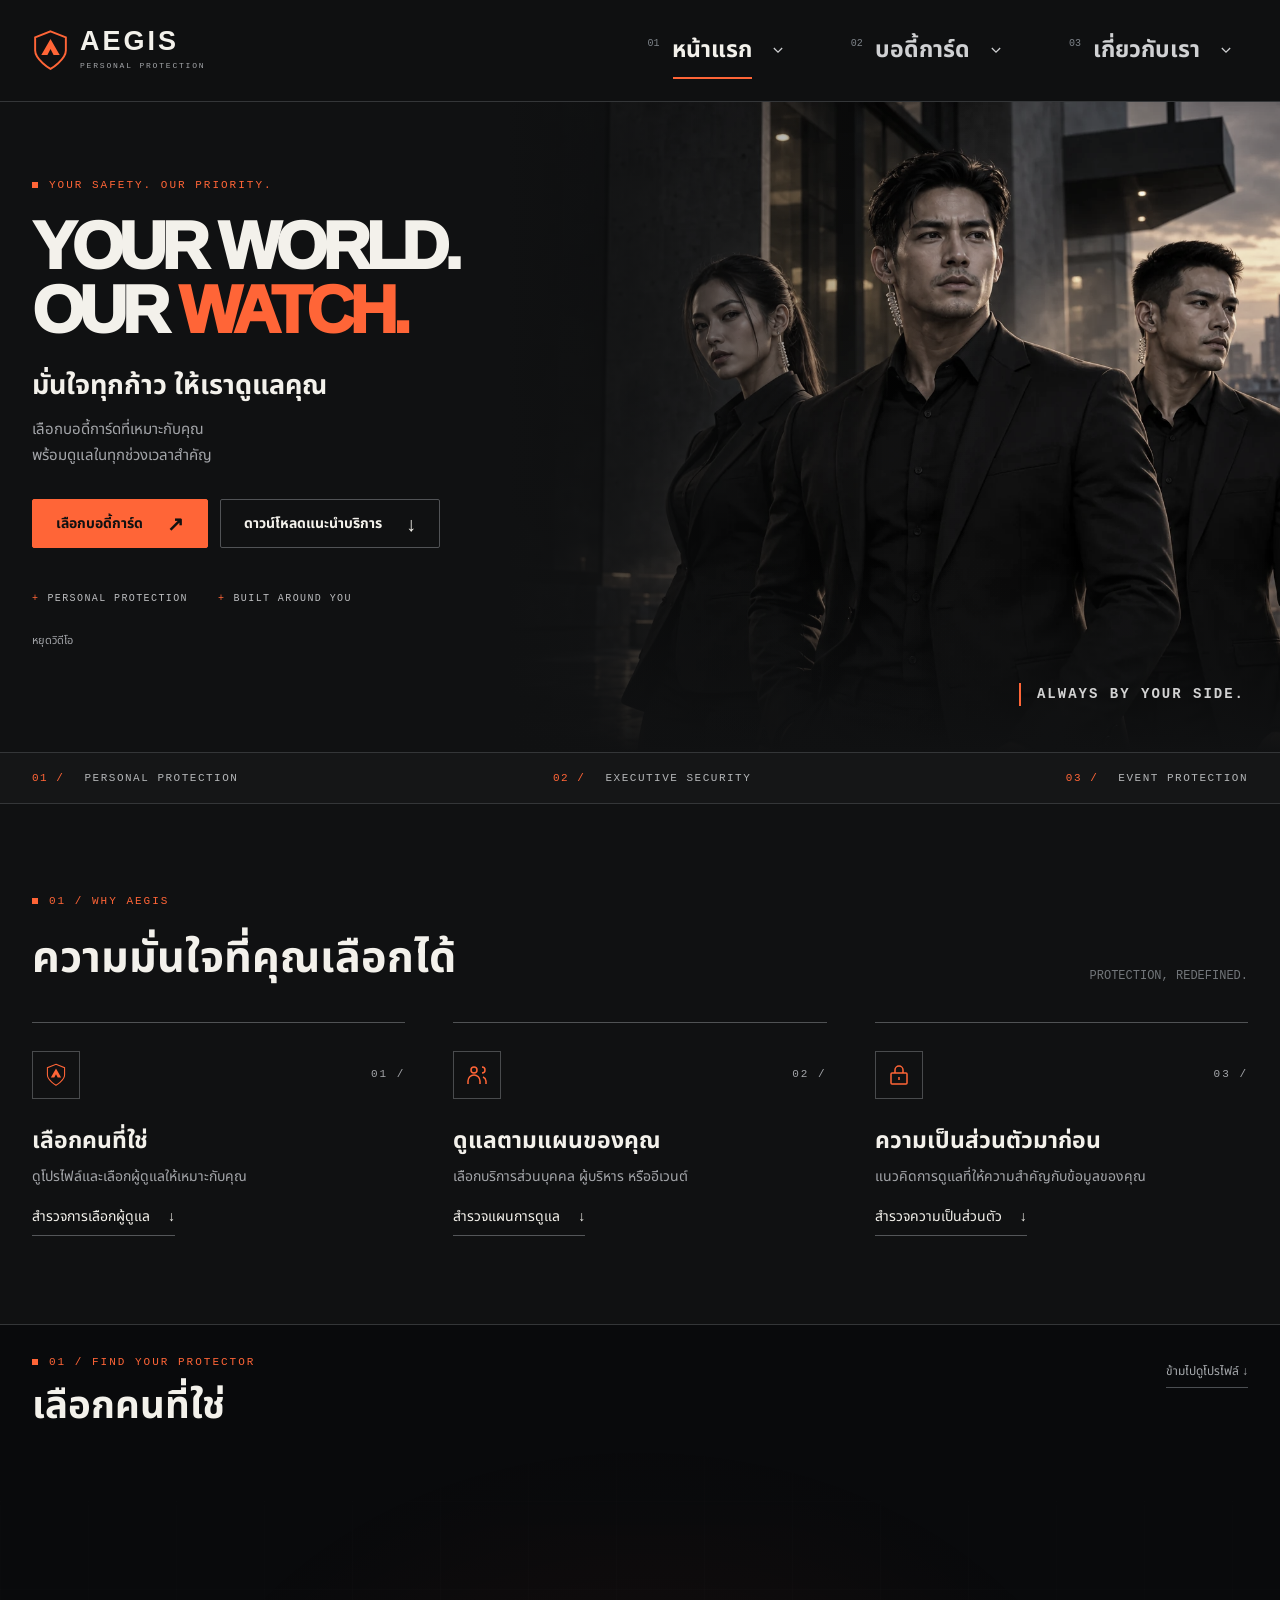
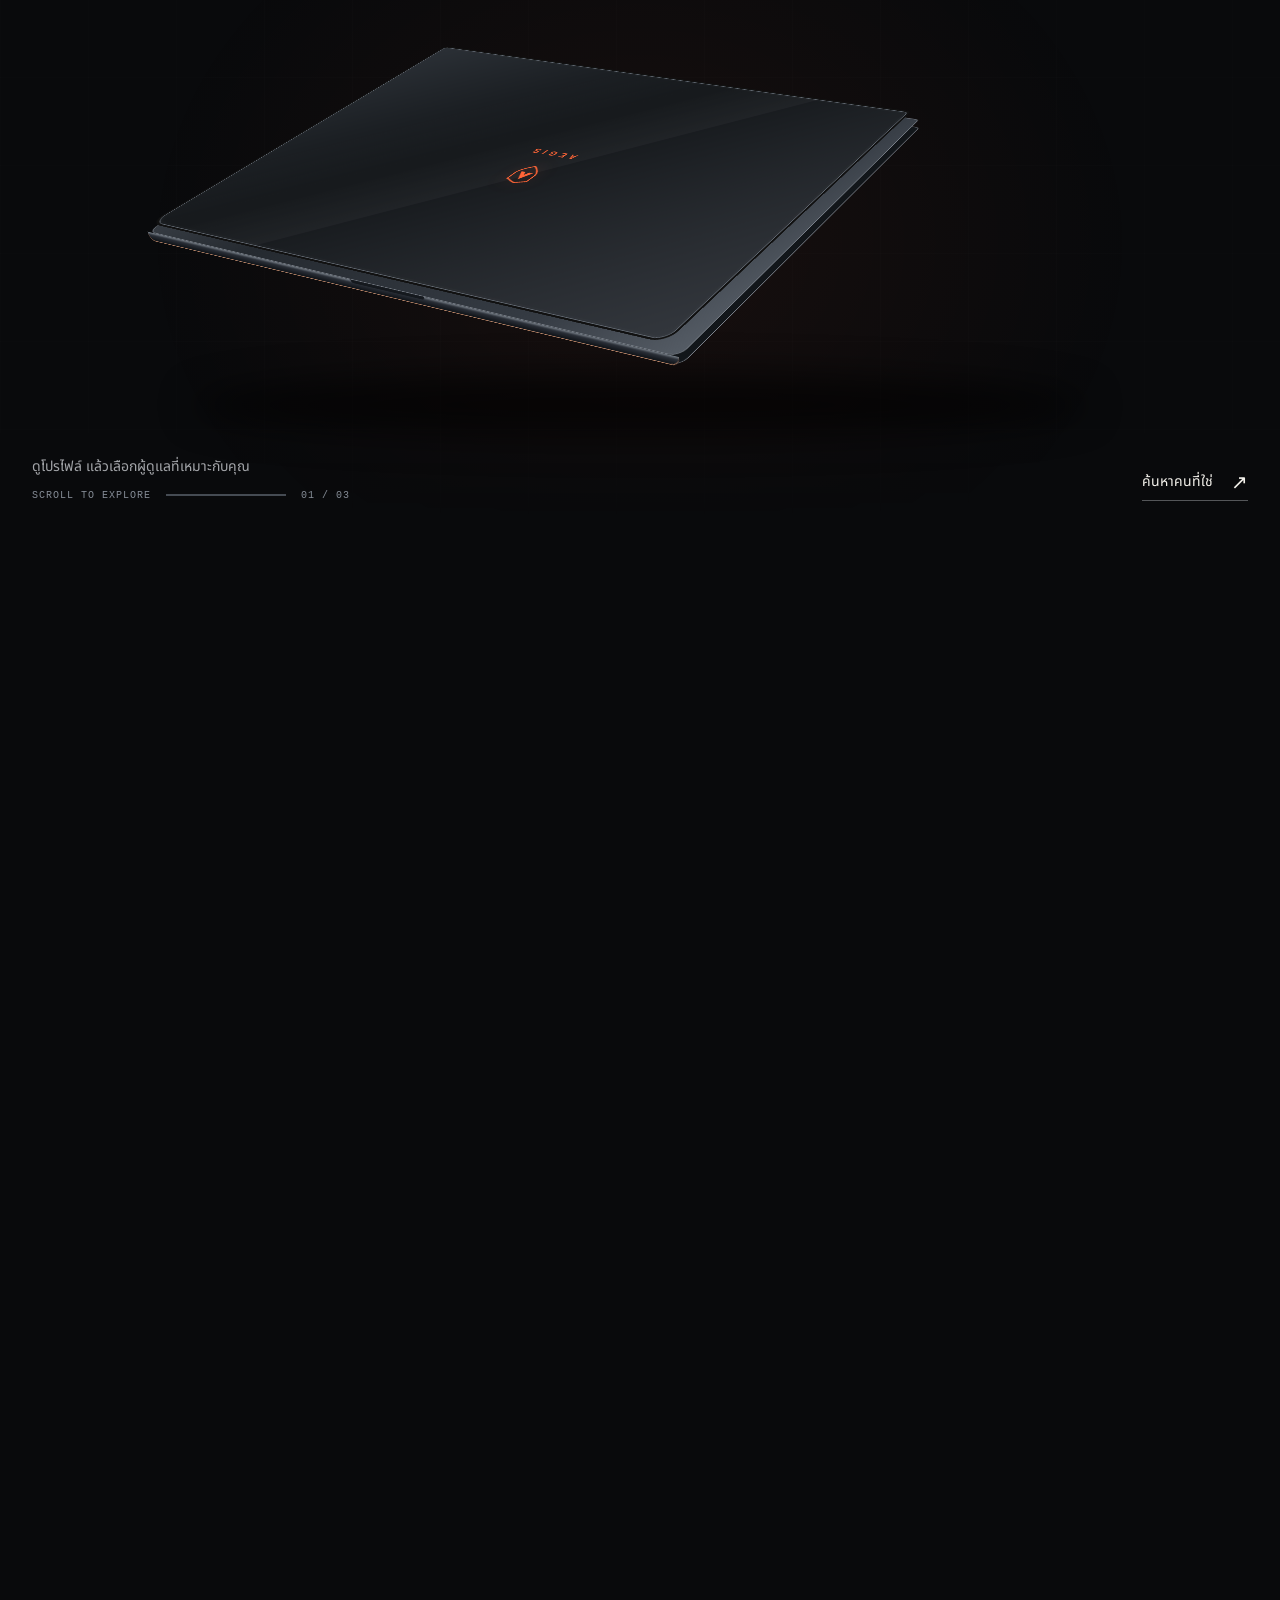
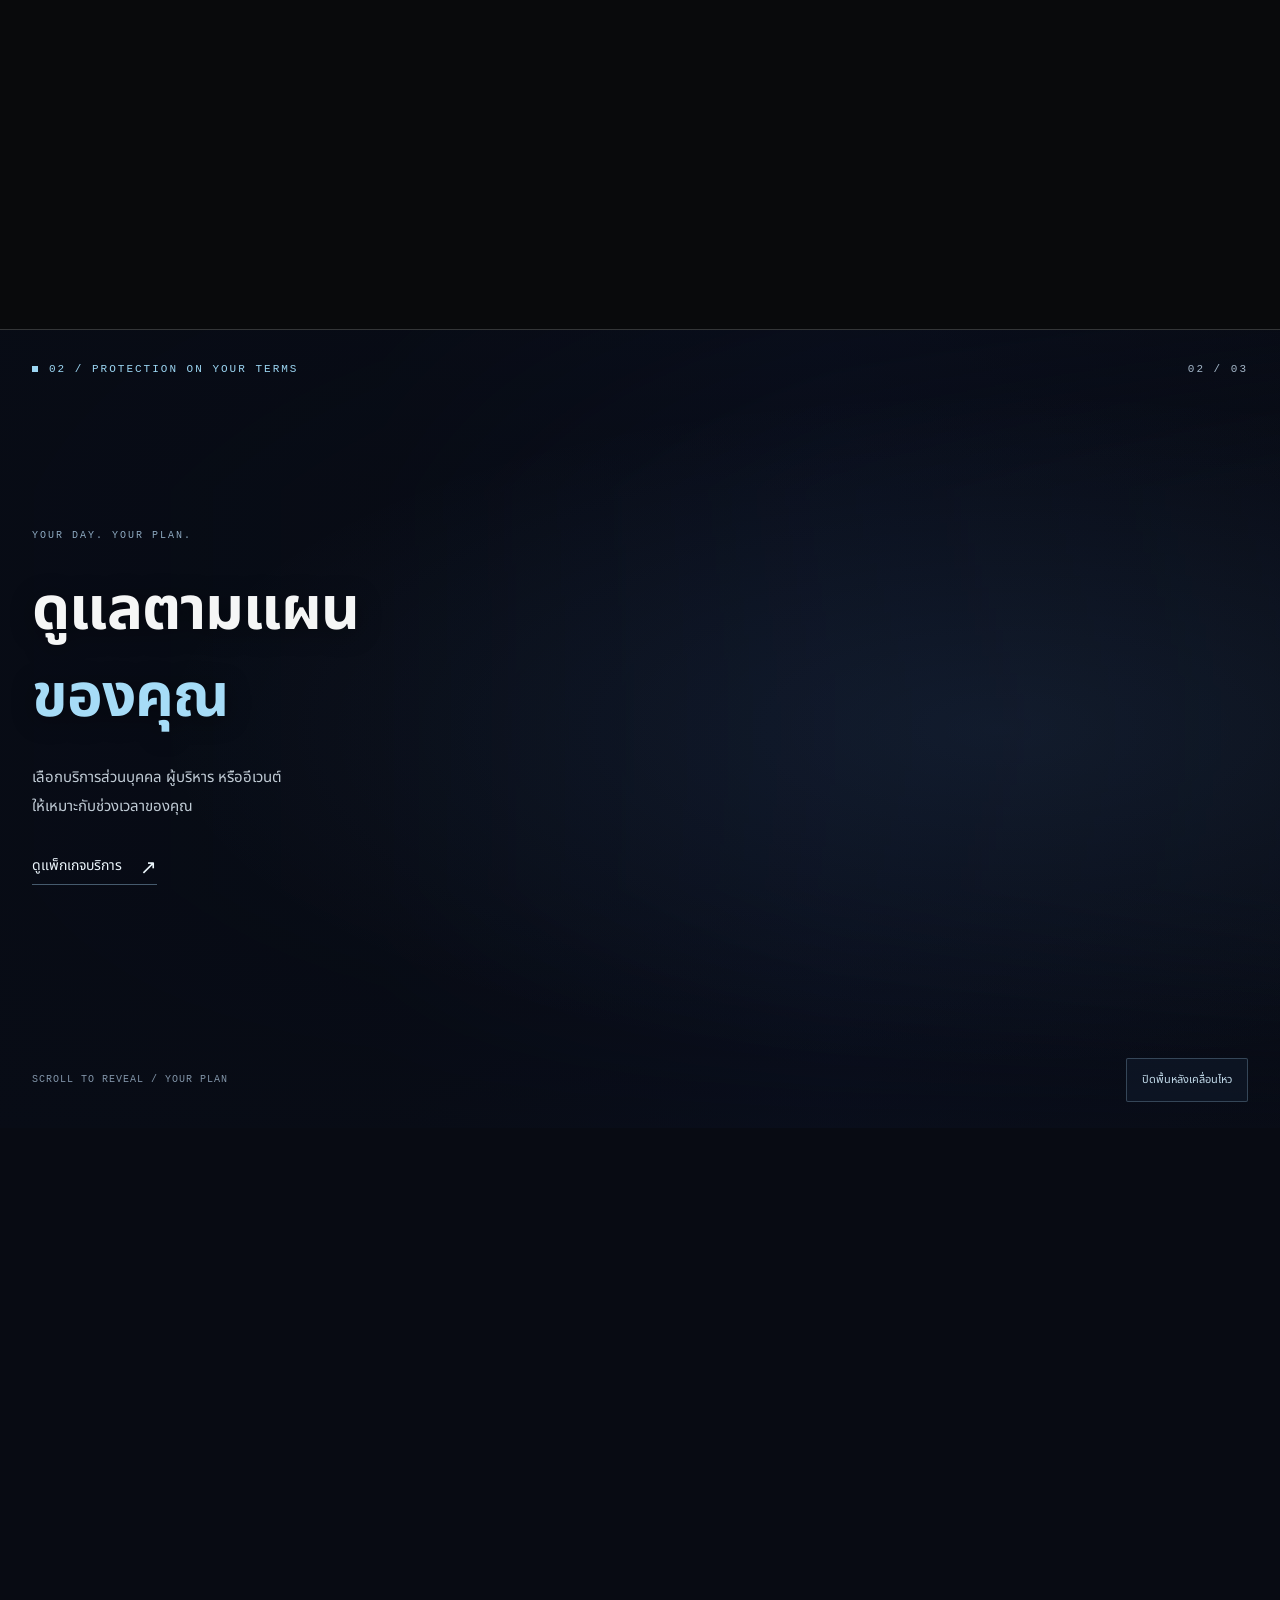
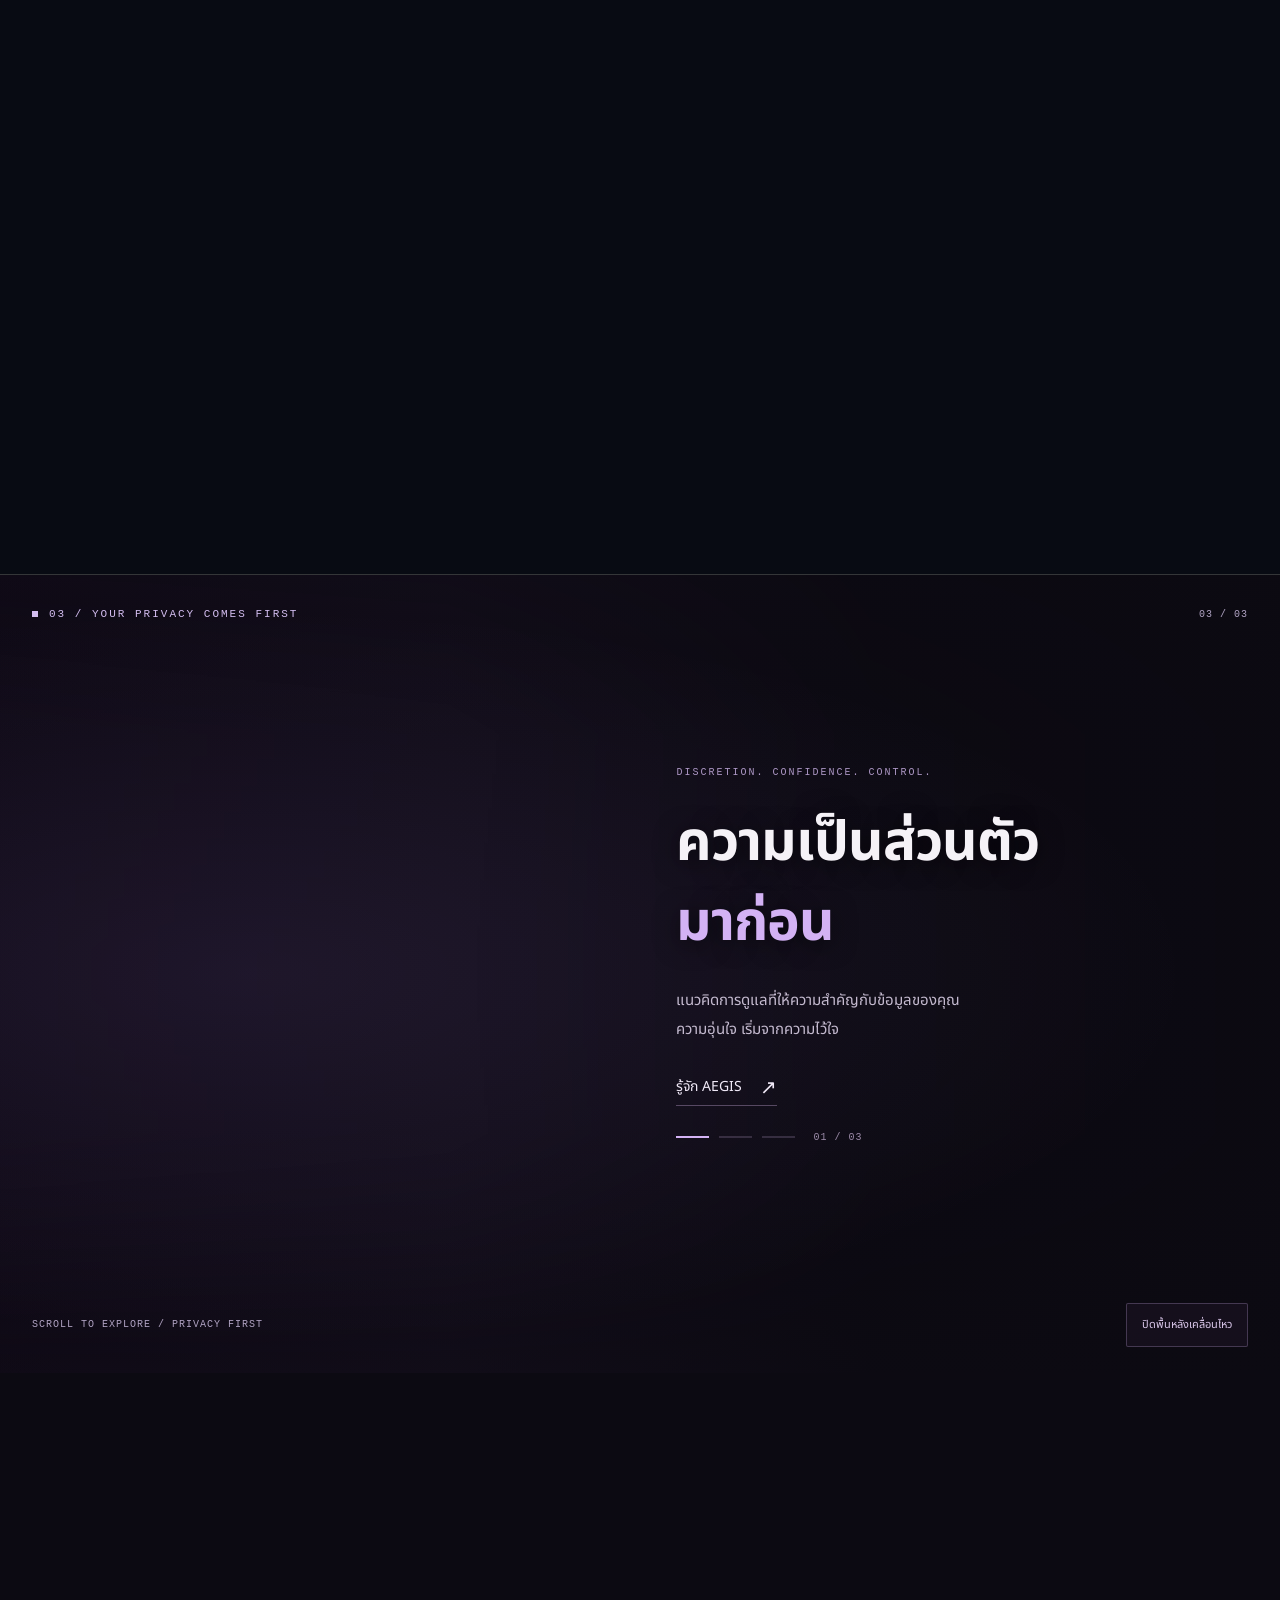
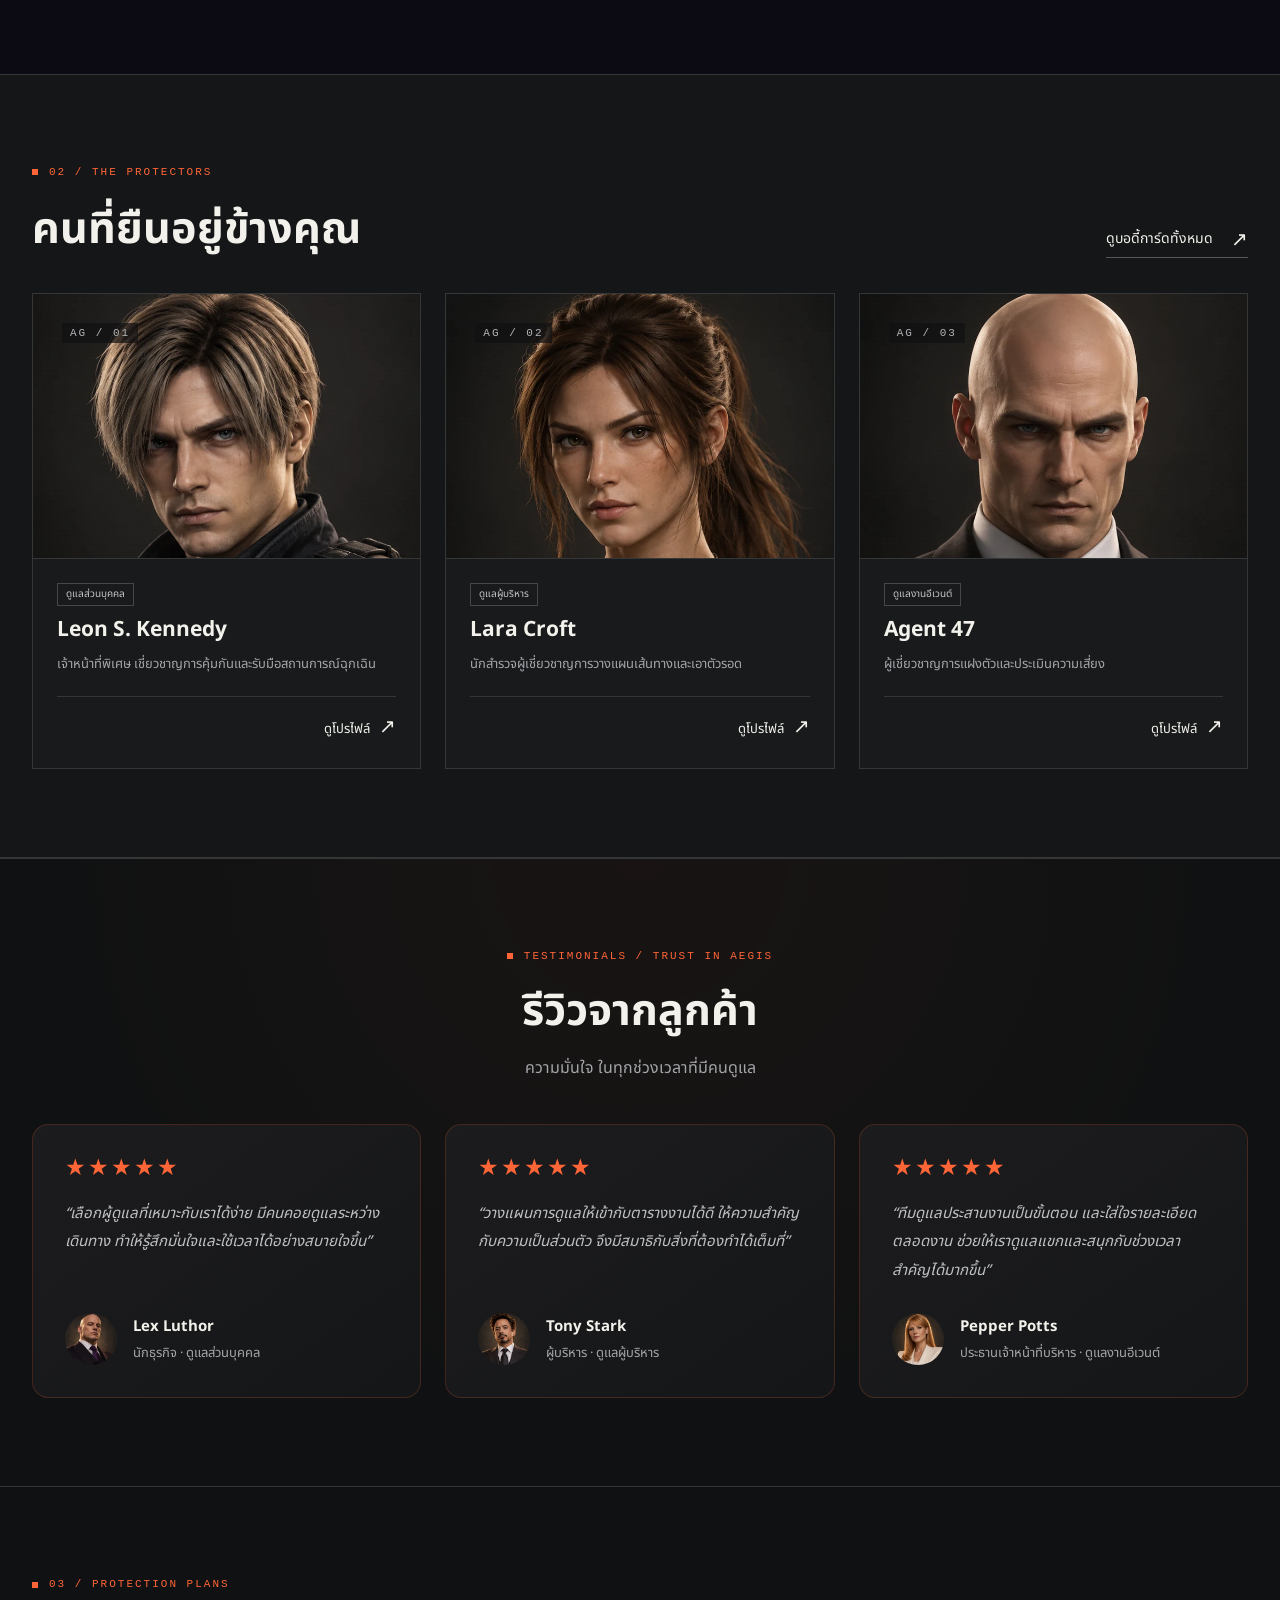
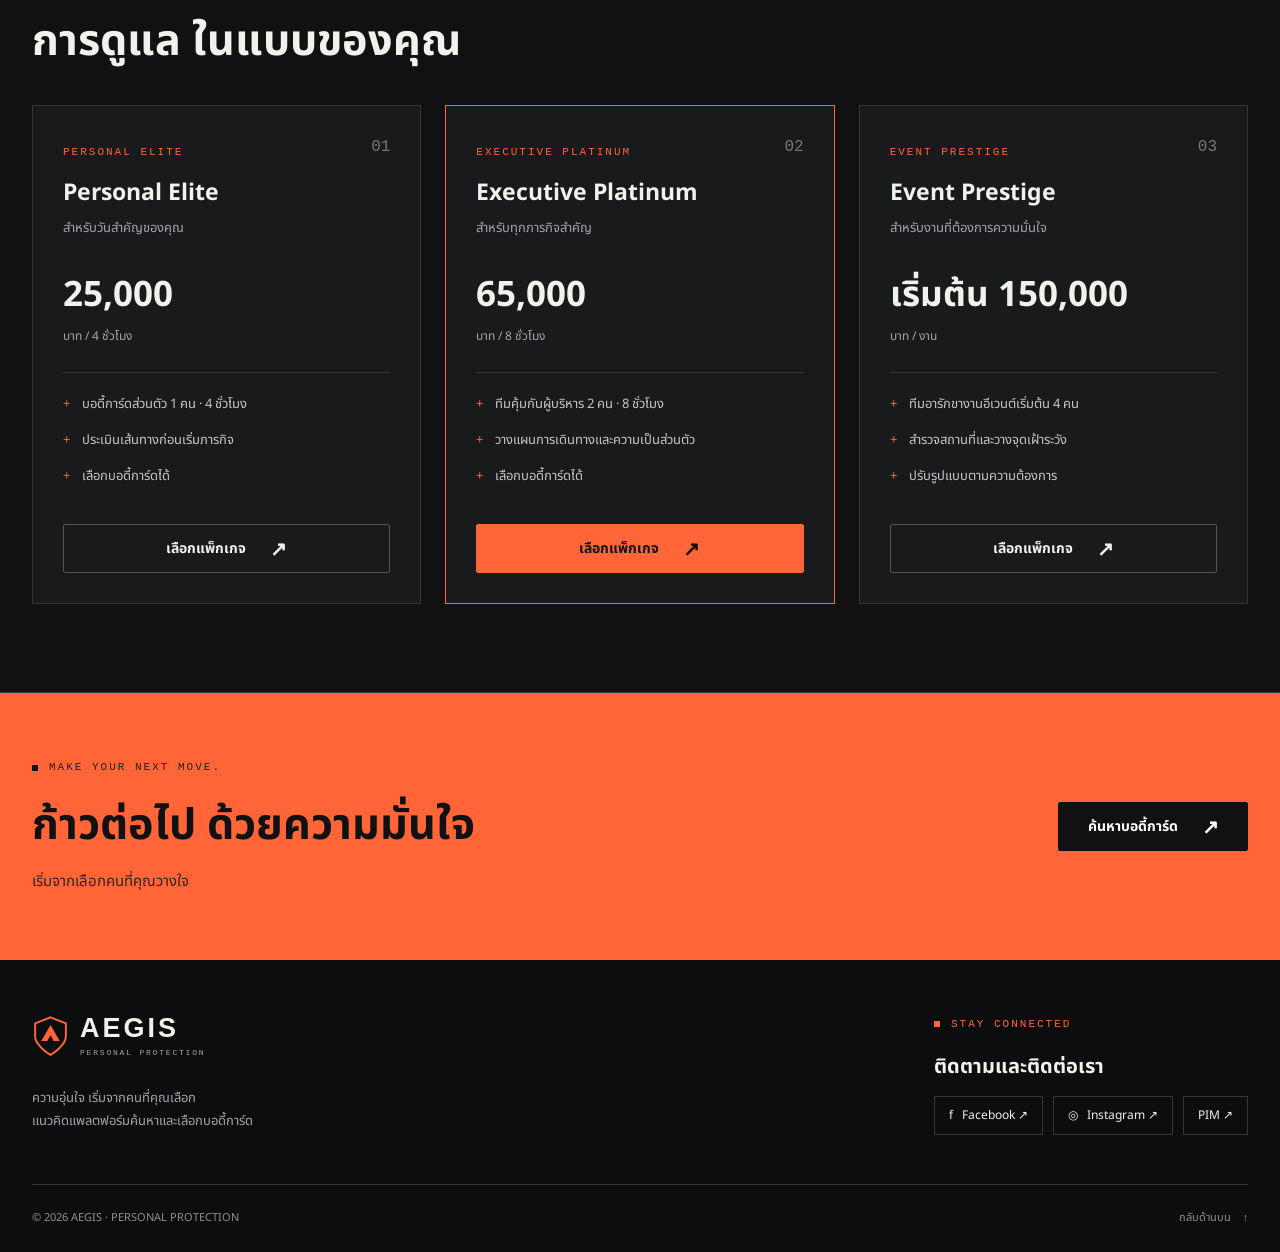
<file: index.html>
<!doctype html>
<html lang="th" data-bs-theme="dark">
  <!-- ข้อมูลหน้าเว็บและไฟล์ CSS -->
  <head>
    <meta charset="utf-8" />
    <meta name="viewport" content="width=device-width,initial-scale=1" />
    <meta name="theme-color" content="#101112" />
    <title>เลือกคนที่คุณวางใจ | AEGIS Personal Protection</title>
    <meta
      name="description"
      content="AEGIS เลือกบอดี้การ์ดและแพ็กเกจการดูแลที่เหมาะกับคุณ"
    />
    <link rel="icon" href="assets/images/favicon.svg" type="image/svg+xml" />
    <link rel="stylesheet" href="assets/vendor/bootstrap.min.css" />
    <link rel="stylesheet" href="assets/css/style.css?v=optimized-20261101" />
    <link rel="stylesheet" href="assets/css/laptop-story.css" />
    <link rel="stylesheet" href="assets/css/plan-story.css" />
    <link rel="stylesheet" href="assets/css/privacy-story.css" />
  </head>
  <body id="top">
    <a class="skip-link" href="#main">ข้ามไปเนื้อหา</a>

    <!-- แถบเมนูหลัก (Navbar) -->
    <header class="site-header">
      <nav class="navbar navbar-expand-lg" aria-label="เมนูหลัก">
        <div class="container">
          <a class="brand" href="index.html" aria-label="AEGIS กลับหน้าแรก">
            <svg viewBox="0 0 48 56" fill="none" aria-hidden="true">
              <path
                d="m24 3 20 8v17c0 12-20 24-20 24S4 40 4 28V11Z"
                stroke="currentColor"
                stroke-width="2.5"
              />
              <path d="m12 34 12-21 12 21h-8l-4-8-4 8Z" fill="currentColor" />
            </svg>
            <span>
              <span class="brand-name">AEGIS</span>
              <span class="brand-tag">PERSONAL PROTECTION</span>
            </span>
          </a>
          <button
            class="navbar-toggler"
            type="button"
            data-bs-toggle="collapse"
            data-bs-target="#mainNavigation"
            aria-controls="mainNavigation"
            aria-expanded="false"
            aria-label="เปิดหรือปิดเมนู"
          >
            <span class="navbar-toggler-icon"></span>
          </button>
          <div class="collapse navbar-collapse" id="mainNavigation">
            <ul class="navbar-nav ms-auto nav-three">
              <!-- เมนูหลัก 01: หน้าแรก -->
              <li class="nav-item nav-group">
                <!-- ชื่อหัวข้อเป็นลิงก์ไปหน้าหลัก; ลูกศรแยกสำหรับเปิดหัวข้อย่อย -->
                <div class="nav-heading">
                  <a
                    class="nav-main is-current"
                    href="index.html"
                    id="nav-home"
                    aria-current="page"
                  >
                    <span class="nav-number" aria-hidden="true">01</span>
                    หน้าแรก
                  </a>
                  <button
                    class="nav-toggle"
                    type="button"
                    aria-label="เปิดหรือปิดหัวข้อย่อยหน้าแรก"
                    aria-expanded="false"
                    aria-controls="panel-home"
                  >
                    <svg
                      class="nav-chevron"
                      viewBox="0 0 12 8"
                      fill="none"
                      aria-hidden="true"
                    >
                      <path
                        d="m1 1 5 5 5-5"
                        stroke="currentColor"
                        stroke-width="1.5"
                      />
                    </svg>
                  </button>
                </div>
                <div
                  class="nav-prism-panel"
                  id="panel-home"
                  aria-labelledby="nav-home"
                  hidden
                >
                  <div class="container nav-prism-content">
                    <span class="nav-panel-title">01 / หน้าแรก</span>
                    <div class="nav-sub-links">
                      <a class="nav-sub-link" href="index.html#home">
                        ภาพรวมหน้าแรก
                        <span aria-hidden="true">↗</span>
                      </a>
                      <a class="nav-sub-link" href="index.html#features">
                        บริการและจุดเด่น
                        <span aria-hidden="true">↗</span>
                      </a>
                      <a class="nav-sub-link" href="index.html#reviews">
                        รีวิวจากลูกค้า
                        <span aria-hidden="true">↗</span>
                      </a>
                      <a class="nav-sub-link" href="index.html#pricing">
                        แพ็กเกจบริการ
                        <span aria-hidden="true">↗</span>
                      </a>
                      <a class="nav-sub-link" href="index.html#cta">
                        เริ่มใช้บริการ
                        <span aria-hidden="true">↗</span>
                      </a>
                    </div>
                  </div>
                </div>
              </li>
              <!-- เมนูหลัก 02: บอดี้การ์ด -->
              <li class="nav-item nav-group">
                <!-- ชื่อหัวข้อเป็นลิงก์ไปหน้าหลัก; ลูกศรแยกสำหรับเปิดหัวข้อย่อย -->
                <div class="nav-heading">
                  <a class="nav-main" href="guards.html" id="nav-guards">
                    <span class="nav-number" aria-hidden="true">02</span>
                    บอดี้การ์ด
                  </a>
                  <button
                    class="nav-toggle"
                    type="button"
                    aria-label="เปิดหรือปิดหัวข้อย่อยบอดี้การ์ด"
                    aria-expanded="false"
                    aria-controls="panel-guards"
                  >
                    <svg
                      class="nav-chevron"
                      viewBox="0 0 12 8"
                      fill="none"
                      aria-hidden="true"
                    >
                      <path
                        d="m1 1 5 5 5-5"
                        stroke="currentColor"
                        stroke-width="1.5"
                      />
                    </svg>
                  </button>
                </div>
                <div
                  class="nav-prism-panel"
                  id="panel-guards"
                  aria-labelledby="nav-guards"
                  hidden
                >
                  <div class="container nav-prism-content">
                    <span class="nav-panel-title">02 / บอดี้การ์ด</span>
                    <div class="nav-sub-links">
                      <a class="nav-sub-link" href="guards.html">
                        เลือกบอดี้การ์ดทั้งหมด
                        <span aria-hidden="true">↗</span>
                      </a>
                      <a class="nav-sub-link" href="index.html#bodyguards">
                        โปรไฟล์แนะนำ
                        <span aria-hidden="true">↗</span>
                      </a>
                      <a class="nav-sub-link" href="index.html#pricing">
                        รูปแบบการดูแล
                        <span aria-hidden="true">↗</span>
                      </a>
                    </div>
                  </div>
                </div>
              </li>
              <!-- เมนูหลัก 03: เกี่ยวกับเรา -->
              <li class="nav-item nav-group">
                <!-- ชื่อหัวข้อเป็นลิงก์ไปหน้าหลัก; ลูกศรแยกสำหรับเปิดหัวข้อย่อย -->
                <div class="nav-heading">
                  <a class="nav-main" href="about.html" id="nav-about">
                    <span class="nav-number" aria-hidden="true">03</span>
                    เกี่ยวกับเรา
                  </a>
                  <button
                    class="nav-toggle"
                    type="button"
                    aria-label="เปิดหรือปิดหัวข้อย่อยเกี่ยวกับเรา"
                    aria-expanded="false"
                    aria-controls="panel-about"
                  >
                    <svg
                      class="nav-chevron"
                      viewBox="0 0 12 8"
                      fill="none"
                      aria-hidden="true"
                    >
                      <path
                        d="m1 1 5 5 5-5"
                        stroke="currentColor"
                        stroke-width="1.5"
                      />
                    </svg>
                  </button>
                </div>
                <div
                  class="nav-prism-panel"
                  id="panel-about"
                  aria-labelledby="nav-about"
                  hidden
                >
                  <div class="container nav-prism-content">
                    <span class="nav-panel-title">03 / เกี่ยวกับเรา</span>
                    <div class="nav-sub-links">
                      <a class="nav-sub-link" href="about.html">
                        เกี่ยวกับบริษัท
                        <span aria-hidden="true">↗</span>
                      </a>
                      <a class="nav-sub-link" href="about.html#team">
                        ทีมผู้จัดทำ / Team Members
                        <span aria-hidden="true">↗</span>
                      </a>
                      <a class="nav-sub-link" href="#contact">
                        ติดต่อและ Social
                        <span aria-hidden="true">↗</span>
                      </a>
                    </div>
                  </div>
                </div>
              </li>
            </ul>
          </div>
        </div>
      </nav>
    </header>
    <!-- เนื้อหาหลักของหน้านี้ -->
    <main id="main" tabindex="-1">
      <!-- ส่วนเปิดหน้าเว็บ (Hero) -->
      <section class="hero" id="home" aria-labelledby="heroTitle">
        <div class="container">
          <div class="hero-grid">
            <div class="hero-copy">
              <div class="eyebrow">YOUR SAFETY. OUR PRIORITY.</div>
              <h1 id="heroTitle">
                YOUR WORLD.
                <br />
                OUR
                <span>WATCH.</span>
              </h1>
              <!-- วิดีโออยู่ใต้หัวข้อ ชิดขอบซ้าย และอยู่หลังข้อความ -->
              <div class="hero-detail">
                <div class="hero-orbit" aria-hidden="true">
                  <video
                    class="hero-video"
                    autoplay
                    muted
                    loop
                    playsinline
                    preload="metadata"
                    tabindex="-1"
                  >
                    <source
                      src="assets/media/hero-black-hole.mp4"
                      type="video/mp4"
                    />
                  </video>
                </div>
                <h2 class="hero-thai">มั่นใจทุกก้าว ให้เราดูแลคุณ</h2>
                <p>
                  เลือกบอดี้การ์ดที่เหมาะกับคุณ
                  <br />
                  พร้อมดูแลในทุกช่วงเวลาสำคัญ
                </p>
                <div class="hero-actions">
                  <a class="btn btn-primary" href="guards.html">
                    เลือกบอดี้การ์ด
                    <span class="arrow" aria-hidden="true">↗</span>
                  </a>
                  <a
                    class="btn btn-outline"
                    href="assets/downloads/aegis-overview.txt"
                    download
                  >
                    ดาวน์โหลดแนะนำบริการ
                    <span class="arrow" aria-hidden="true">↓</span>
                  </a>
                </div>
                <div class="hero-bottom">
                  <span>PERSONAL PROTECTION</span>
                  <span>BUILT AROUND YOU</span>
                </div>
                <button
                  class="hero-video-toggle"
                  type="button"
                  aria-pressed="false"
                  hidden
                >
                  หยุดวิดีโอ
                </button>
              </div>
            </div>
            <div class="hero-image">
              <img
                src="assets/images/hero.webp"
                width="1536"
                height="1024"
                alt="ภาพแนวคิดทีมบอดี้การ์ดในชุดสูทสีดำ สร้างด้วย AI"
                fetchpriority="high"
              />
            </div>
            <div class="hero-stamp">
              <strong>ALWAYS BY YOUR SIDE.</strong>
            </div>
          </div>
        </div>
      </section>
      <div class="strip" aria-label="รูปแบบการดูแล">
        <div class="container">
          <span>
            <i>01 /</i>
            PERSONAL PROTECTION
          </span>
          <span>
            <i>02 /</i>
            EXECUTIVE SECURITY
          </span>
          <span>
            <i>03 /</i>
            EVENT PROTECTION
          </span>
        </div>
      </div>

      <!-- จุดเด่นของบริการ (Features) -->
      <section class="section" id="features">
        <div class="container">
          <div class="section-head">
            <div>
              <div class="eyebrow">01 / WHY AEGIS</div>
              <h2>ความมั่นใจที่คุณเลือกได้</h2>
            </div>
            <span class="section-id">PROTECTION, REDEFINED.</span>
          </div>
          <div class="row g-4 g-lg-5">
            <div class="col-12 col-lg-4">
              <article class="feature">
                <div class="feature-top">
                  <div class="feature-icon">
                    <svg viewBox="0 0 48 56" fill="none" aria-hidden="true">
                      <path
                        d="m24 3 20 8v17c0 12-20 24-20 24S4 40 4 28V11Z"
                        stroke="currentColor"
                        stroke-width="2.5"
                      />
                      <path
                        d="m12 34 12-21 12 21h-8l-4-8-4 8Z"
                        fill="currentColor"
                      />
                    </svg>
                  </div>
                  <span class="mono muted">01 /</span>
                </div>
                <h3>เลือกคนที่ใช่</h3>
                <p>ดูโปรไฟล์และเลือกผู้ดูแลให้เหมาะกับคุณ</p>
                <a class="text-link mt-3" href="#choose-protector">
                  สำรวจการเลือกผู้ดูแล
                  <span aria-hidden="true">↓</span>
                </a>
              </article>
            </div>
            <div class="col-12 col-lg-4">
              <article class="feature">
                <div class="feature-top">
                  <div class="feature-icon">
                    <svg
                      viewBox="0 0 24 24"
                      fill="none"
                      stroke="currentColor"
                      stroke-width="1.5"
                      aria-hidden="true"
                    >
                      <circle cx="9" cy="7" r="3" />
                      <path
                        d="M3 21v-3a6 6 0 0 1 12 0v3M17 4a3 3 0 0 1 0 6m1 4a5 5 0 0 1 3 4v3"
                      />
                    </svg>
                  </div>
                  <span class="mono muted">02 /</span>
                </div>
                <h3>ดูแลตามแผนของคุณ</h3>
                <p>เลือกบริการส่วนบุคคล ผู้บริหาร หรืออีเวนต์</p>
                <a class="text-link mt-3" href="#your-protection-plan">
                  สำรวจแผนการดูแล
                  <span aria-hidden="true">↓</span>
                </a>
              </article>
            </div>
            <div class="col-12 col-lg-4">
              <article class="feature">
                <div class="feature-top">
                  <div class="feature-icon">
                    <svg
                      viewBox="0 0 24 24"
                      fill="none"
                      stroke="currentColor"
                      stroke-width="1.5"
                      aria-hidden="true"
                    >
                      <rect x="4" y="10" width="16" height="11" rx="1" />
                      <path d="M8 10V7a4 4 0 0 1 8 0v3m-4 4v3" />
                    </svg>
                  </div>
                  <span class="mono muted">03 /</span>
                </div>
                <h3>ความเป็นส่วนตัวมาก่อน</h3>
                <p>แนวคิดการดูแลที่ให้ความสำคัญกับข้อมูลของคุณ</p>
                <a class="text-link mt-3" href="#privacy-first">
                  สำรวจความเป็นส่วนตัว
                  <span aria-hidden="true">↓</span>
                </a>
              </article>
            </div>
          </div>
        </div>
      </section>

      <!-- ขยายฟีเจอร์แรก: เลื่อนเพื่อค่อย ๆ หมุนและเปิดฝาโน้ตบุ๊ก -->
      <section
        class="protector-story"
        id="choose-protector"
        aria-labelledby="storyTitle"
      >
        <div class="story-stage">
          <div class="container story-heading">
            <div>
              <div class="eyebrow">01 / FIND YOUR PROTECTOR</div>
              <h3 id="storyTitle">เลือกคนที่ใช่</h3>
            </div>
            <a class="story-skip" href="#bodyguards">ข้ามไปดูโปรไฟล์ ↓</a>
          </div>

          <!-- โมเดลตกแต่งด้วย CSS 3D; ลิงก์ใช้งานจริงอยู่ใต้โมเดล -->
          <div class="laptop-scene" aria-hidden="true">
            <div class="story-floor"></div>
            <div class="laptop-model">
              <div class="laptop-bottom"></div>
              <div class="laptop-deck">
                <div class="laptop-speakers"></div>
                <div class="laptop-keyboard">
                  <span></span>
                  <span></span>
                  <span></span>
                  <span></span>
                  <span></span>
                  <span></span>
                  <span></span>
                  <span></span>
                  <span></span>
                  <span></span>
                  <span></span>
                  <span></span>
                  <span></span>
                  <span></span>
                  <span></span>
                  <span></span>
                  <span></span>
                  <span></span>
                  <span></span>
                  <span></span>
                  <span></span>
                  <span></span>
                  <span></span>
                  <span></span>
                  <span></span>
                  <span></span>
                  <span></span>
                  <span></span>
                  <span></span>
                  <span></span>
                  <span></span>
                  <span></span>
                  <span></span>
                  <span></span>
                  <span></span>
                  <span></span>
                  <span></span>
                  <span></span>
                  <span></span>
                  <span></span>
                  <span></span>
                  <span></span>
                  <span></span>
                  <span></span>
                  <span></span>
                  <span></span>
                  <span></span>
                  <span></span>
                  <span></span>
                  <span></span>
                  <span></span>
                  <span></span>
                  <span></span>
                  <span></span>
                  <span></span>
                  <span></span>
                  <span></span>
                  <span></span>
                  <span></span>
                  <span></span>
                  <span></span>
                  <span></span>
                  <span></span>
                  <span></span>
                  <span></span>
                  <span></span>
                  <span></span>
                  <span></span>
                  <span></span>
                  <span></span>
                </div>
                <div class="laptop-trackpad"></div>
              </div>
              <div class="laptop-front-edge"></div>

              <div class="laptop-lid">
                <div class="lid-face lid-back">
                  <svg viewBox="0 0 48 56" fill="none">
                    <path
                      d="m24 3 20 8v17c0 12-20 24-20 24S4 40 4 28V11Z"
                      stroke="currentColor"
                      stroke-width="2.5"
                    />
                    <path
                      d="m12 34 12-21 12 21h-8l-4-8-4 8Z"
                      fill="currentColor"
                    />
                  </svg>
                  <span>AEGIS</span>
                </div>
                <div class="lid-face lid-front">
                  <span class="lid-camera"></span>
                  <div class="laptop-display">
                    <div class="screen-content">
                      <div class="screen-brand">
                        <b>AEGIS</b>
                        <span>PERSONAL PROTECTION</span>
                      </div>
                      <strong class="screen-title">เลือกคนที่ใช่</strong>
                      <div class="screen-description">
                        คนที่คุณเลือก ให้ดูแลโลกของคุณ
                      </div>
                      <div class="screen-profiles">
                        <div class="screen-profile"><span>AG / 01</span></div>
                        <div class="screen-profile selected">
                          <span>AG / 02</span>
                          <i>✓</i>
                        </div>
                        <div class="screen-profile"><span>AG / 03</span></div>
                      </div>
                    </div>
                  </div>
                  <span class="lid-wordmark">AEGIS / PROTECTION SERIES</span>
                </div>
              </div>
            </div>
          </div>

          <div class="container story-footer">
            <div>
              <p>ดูโปรไฟล์ แล้วเลือกผู้ดูแลที่เหมาะกับคุณ</p>
              <div class="story-progress" aria-hidden="true">
                <span>SCROLL TO EXPLORE</span>
                <span class="story-progress-track"><span></span></span>
                <span>01 / 03</span>
              </div>
            </div>
            <a class="text-link" href="guards.html">
              ค้นหาคนที่ใช่
              <span class="arrow" aria-hidden="true">↗</span>
            </a>
          </div>
        </div>
      </section>

      <!-- ขยายฟีเจอร์ที่ 2: ตัวละครเข้าจากขวา พร้อมพื้นหลัง GIF เล่นวน -->
      <section
        class="plan-story"
        id="your-protection-plan"
        aria-labelledby="planTitle"
      >
        <div class="plan-stage">
          <div class="plan-backdrop" aria-hidden="true">
            <img
              class="plan-film"
              data-src="assets/media/plan-background.gif"
              alt=""
              hidden
            />
          </div>
          <figure class="plan-character">
            <img
              src="assets/images/plan-character.webp"
              width="941"
              height="1672"
              alt="ตัวละครชุดขาวสวมหมวกทรงสูง ยื่นมือโชว์เพชรสีฟ้า"
              loading="lazy"
            />
          </figure>
          <div class="container plan-content">
            <div class="plan-kicker">
              <div class="eyebrow">02 / PROTECTION ON YOUR TERMS</div>
              <span class="plan-count" aria-hidden="true">02 / 03</span>
            </div>
            <div class="plan-copy">
              <span class="mono">YOUR DAY. YOUR PLAN.</span>
              <h3 id="planTitle">
                ดูแลตามแผน
                <br />
                <span>ของคุณ</span>
              </h3>
              <p>
                เลือกบริการส่วนบุคคล ผู้บริหาร หรืออีเวนต์
                <br />
                ให้เหมาะกับช่วงเวลาของคุณ
              </p>
              <a class="text-link" href="#pricing">
                ดูแพ็กเกจบริการ
                <span class="arrow" aria-hidden="true">↗</span>
              </a>
            </div>
            <div class="plan-controls">
              <span aria-hidden="true">SCROLL TO REVEAL / YOUR PLAN</span>
              <button
                class="plan-motion-toggle"
                type="button"
                aria-pressed="false"
                hidden
              >
                ปิดพื้นหลังเคลื่อนไหว
              </button>
            </div>
          </div>
        </div>
      </section>

      <!-- ขยายฟีเจอร์ที่ 3: Albert เข้าจากซ้ายและเฟดเปลี่ยนภาพนิ่งสามท่า -->
      <section
        class="privacy-story"
        id="privacy-first"
        aria-labelledby="privacyTitle"
      >
        <div class="privacy-stage">
          <div class="privacy-backdrop" aria-hidden="true">
            <img
              class="privacy-film"
              data-src="assets/media/privacy-background.gif"
              alt=""
              hidden
            />
          </div>
          <figure
            class="privacy-portraits"
            role="img"
            aria-label="Albert ในสามท่า: หันข้าง จับแว่น และเลื่อนแว่นลง"
          >
            <img
              class="privacy-pose privacy-pose-one"
              src="assets/images/privacy/albert-01.webp"
              width="600"
              height="568"
              alt=""
              loading="lazy"
            />
            <img
              class="privacy-pose privacy-pose-two"
              src="assets/images/privacy/albert-02.webp"
              width="600"
              height="568"
              alt=""
              loading="lazy"
            />
            <img
              class="privacy-pose privacy-pose-three"
              src="assets/images/privacy/albert-03.webp"
              width="600"
              height="568"
              alt=""
              loading="lazy"
            />
          </figure>
          <div class="container privacy-content">
            <div class="privacy-kicker">
              <div class="eyebrow">03 / YOUR PRIVACY COMES FIRST</div>
              <span class="privacy-count" aria-hidden="true">03 / 03</span>
            </div>
            <div class="privacy-copy">
              <span class="mono">DISCRETION. CONFIDENCE. CONTROL.</span>
              <h3 id="privacyTitle">
                ความเป็นส่วนตัว
                <br />
                <span>มาก่อน</span>
              </h3>
              <p>
                แนวคิดการดูแลที่ให้ความสำคัญกับข้อมูลของคุณ
                <br />
                ความอุ่นใจ เริ่มจากความไว้ใจ
              </p>
              <a class="text-link" href="about.html">
                รู้จัก AEGIS
                <span class="arrow" aria-hidden="true">↗</span>
              </a>
              <div class="privacy-pose-status" aria-hidden="true">
                <span data-pose-marker class="is-active"></span>
                <span data-pose-marker></span>
                <span data-pose-marker></span>
                <small data-pose-number>01 / 03</small>
              </div>
            </div>
            <div class="privacy-controls">
              <span aria-hidden="true">SCROLL TO EXPLORE / PRIVACY FIRST</span>
              <button
                class="privacy-motion-toggle"
                type="button"
                aria-pressed="false"
                hidden
              >
                ปิดพื้นหลังเคลื่อนไหว
              </button>
            </div>
          </div>
        </div>
      </section>

      <!-- กล่องโปรไฟล์บอดี้การ์ดแนะนำ -->
      <section class="section section-alt" id="bodyguards">
        <div class="container">
          <div class="section-head">
            <div>
              <div class="eyebrow">02 / THE PROTECTORS</div>
              <h2>คนที่ยืนอยู่ข้างคุณ</h2>
            </div>
            <a class="text-link" href="guards.html">
              ดูบอดี้การ์ดทั้งหมด
              <span class="arrow" aria-hidden="true">↗</span>
            </a>
          </div>
          <div class="row g-4">
            <div class="col-12 col-md-6 col-lg-4" data-category="personal">
              <article class="guard-card">
                <div class="portrait character-portrait">
                  <img
                    src="assets/images/review-characters.webp#agent-1"
                    alt="Leon S. Kennedy"
                    loading="lazy"
                    width="512"
                    height="768"
                  /><span class="portrait-id">AG / 01</span>
                </div>
                <div class="guard-body">
                  <span class="chip">ดูแลส่วนบุคคล</span>
                  <h3>Leon S. Kennedy</h3>
                  <p>
                    เจ้าหน้าที่พิเศษ
                    เชี่ยวชาญการคุ้มกันและรับมือสถานการณ์ฉุกเฉิน
                  </p>
                  <div class="guard-bottom">
                    <button
                      type="button"
                      data-profile="01"
                      aria-label="ดูโปรไฟล์Leon S. Kennedy"
                    >
                      ดูโปรไฟล์ &nbsp;
                      <span class="arrow" aria-hidden="true">↗</span>
                    </button>
                  </div>
                </div>
              </article>
            </div>
            <div class="col-12 col-md-6 col-lg-4" data-category="executive">
              <article class="guard-card">
                <div class="portrait character-portrait">
                  <img
                    src="assets/images/review-characters.webp#agent-2"
                    alt="Lara Croft"
                    loading="lazy"
                    width="512"
                    height="768"
                  /><span class="portrait-id">AG / 02</span>
                </div>
                <div class="guard-body">
                  <span class="chip">ดูแลผู้บริหาร</span>
                  <h3>Lara Croft</h3>
                  <p>นักสำรวจผู้เชี่ยวชาญการวางแผนเส้นทางและเอาตัวรอด</p>
                  <div class="guard-bottom">
                    <button
                      type="button"
                      data-profile="02"
                      aria-label="ดูโปรไฟล์Lara Croft"
                    >
                      ดูโปรไฟล์ &nbsp;
                      <span class="arrow" aria-hidden="true">↗</span>
                    </button>
                  </div>
                </div>
              </article>
            </div>
            <div class="col-12 col-md-6 col-lg-4" data-category="event">
              <article class="guard-card">
                <div class="portrait character-portrait">
                  <img
                    src="assets/images/review-characters.webp#agent-3"
                    alt="Agent 47"
                    loading="lazy"
                    width="512"
                    height="768"
                  /><span class="portrait-id">AG / 03</span>
                </div>
                <div class="guard-body">
                  <span class="chip">ดูแลงานอีเวนต์</span>
                  <h3>Agent 47</h3>
                  <p>ผู้เชี่ยวชาญการแฝงตัวและประเมินความเสี่ยง</p>
                  <div class="guard-bottom">
                    <button
                      type="button"
                      data-profile="03"
                      aria-label="ดูโปรไฟล์Agent 47"
                    >
                      ดูโปรไฟล์ &nbsp;
                      <span class="arrow" aria-hidden="true">↗</span>
                    </button>
                  </div>
                </div>
              </article>
            </div>
          </div>
        </div>
      </section>

      <!-- รีวิวสมมุติจากตัวละครเกมสำหรับงานตัวอย่าง -->
      <section
        class="section reviews-section"
        id="reviews"
        aria-labelledby="reviewsTitle"
      >
        <div class="container">
          <div class="reviews-heading">
            <div class="eyebrow">TESTIMONIALS / TRUST IN AEGIS</div>
            <h2 id="reviewsTitle">รีวิวจากลูกค้า</h2>
            <p>ความมั่นใจ ในทุกช่วงเวลาที่มีคนดูแล</p>
          </div>
          <div class="row g-4">
            <div class="col-12 col-md-6 col-lg-4">
              <figure class="review-card">
                <div
                  class="review-stars"
                  role="img"
                  aria-label="คะแนน 5 จาก 5 ดาว"
                >
                  <span aria-hidden="true">★★★★★</span>
                </div>
                <blockquote>
                  <p>
                    “เลือกผู้ดูแลที่เหมาะกับเราได้ง่าย มีคนคอยดูแลระหว่างเดินทาง
                    ทำให้รู้สึกมั่นใจและใช้เวลาได้อย่างสบายใจขึ้น”
                  </p>
                </blockquote>
                <figcaption class="review-person">
                  <span class="review-avatar"
                    ><img
                      src="assets/images/executive-clients.webp#review-1"
                      alt="ภาพแฟนอาร์ต Lex Luthor"
                      width="156"
                      height="52"
                      loading="lazy"
                  /></span>
                  <div>
                    <strong>Lex Luthor</strong>
                    <span>นักธุรกิจ · ดูแลส่วนบุคคล</span>
                  </div>
                </figcaption>
              </figure>
            </div>
            <div class="col-12 col-md-6 col-lg-4">
              <figure class="review-card">
                <div
                  class="review-stars"
                  role="img"
                  aria-label="คะแนน 5 จาก 5 ดาว"
                >
                  <span aria-hidden="true">★★★★★</span>
                </div>
                <blockquote>
                  <p>
                    “วางแผนการดูแลให้เข้ากับตารางงานได้ดี
                    ให้ความสำคัญกับความเป็นส่วนตัว
                    จึงมีสมาธิกับสิ่งที่ต้องทำได้เต็มที่”
                  </p>
                </blockquote>
                <figcaption class="review-person">
                  <span class="review-avatar"
                    ><img
                      src="assets/images/executive-clients.webp#review-2"
                      alt="ภาพแฟนอาร์ต Tony Stark"
                      width="156"
                      height="52"
                      loading="lazy"
                  /></span>
                  <div>
                    <strong>Tony Stark</strong>
                    <span>ผู้บริหาร · ดูแลผู้บริหาร</span>
                  </div>
                </figcaption>
              </figure>
            </div>
            <div class="col-12 col-md-6 col-lg-4">
              <figure class="review-card">
                <div
                  class="review-stars"
                  role="img"
                  aria-label="คะแนน 5 จาก 5 ดาว"
                >
                  <span aria-hidden="true">★★★★★</span>
                </div>
                <blockquote>
                  <p>
                    “ทีมดูแลประสานงานเป็นขั้นตอน และใส่ใจรายละเอียดตลอดงาน
                    ช่วยให้เราดูแลแขกและสนุกกับช่วงเวลาสำคัญได้มากขึ้น”
                  </p>
                </blockquote>
                <figcaption class="review-person">
                  <span class="review-avatar"
                    ><img
                      src="assets/images/executive-clients.webp#review-3"
                      alt="ภาพแฟนอาร์ต Pepper Potts"
                      width="156"
                      height="52"
                      loading="lazy"
                  /></span>
                  <div>
                    <strong>Pepper Potts</strong>
                    <span>ประธานเจ้าหน้าที่บริหาร · ดูแลงานอีเวนต์</span>
                  </div>
                </figcaption>
              </figure>
            </div>
          </div>
        </div>
      </section>

      <!-- แพ็กเกจบริการ (Pricing) -->
      <section class="section" id="pricing">
        <div class="container">
          <div class="section-head">
            <div>
              <div class="eyebrow">03 / PROTECTION PLANS</div>
              <h2>การดูแล ในแบบของคุณ</h2>
            </div>
          </div>
          <div class="row g-4">
            <div class="col-12 col-lg-4">
              <article class="pricing-card">
                <span class="mono orange">PERSONAL ELITE</span>
                <span class="plan-index">01</span>
                <h3 style="margin-top: 15px">Personal Elite</h3>
                <p>สำหรับวันสำคัญของคุณ</p>
                <p class="price">25,000 <small>บาท / 4 ชั่วโมง</small></p>
                <ul>
                  <li>บอดี้การ์ดส่วนตัว 1 คน · 4 ชั่วโมง</li>
                  <li>ประเมินเส้นทางก่อนเริ่มภารกิจ</li>
                  <li>เลือกบอดี้การ์ดได้</li>
                </ul>
                <button
                  type="button"
                  class="btn btn-outline"
                  data-book="personal"
                >
                  เลือกแพ็กเกจ
                  <span class="arrow" aria-hidden="true">↗</span>
                </button>
              </article>
            </div>
            <div class="col-12 col-lg-4">
              <article class="pricing-card featured">
                <span class="mono orange">EXECUTIVE PLATINUM</span>
                <span class="plan-index">02</span>
                <h3 style="margin-top: 15px">Executive Platinum</h3>
                <p>สำหรับทุกภารกิจสำคัญ</p>
                <p class="price">65,000 <small>บาท / 8 ชั่วโมง</small></p>
                <ul>
                  <li>ทีมคุ้มกันผู้บริหาร 2 คน · 8 ชั่วโมง</li>
                  <li>วางแผนการเดินทางและความเป็นส่วนตัว</li>
                  <li>เลือกบอดี้การ์ดได้</li>
                </ul>
                <button
                  type="button"
                  class="btn btn-primary"
                  data-book="executive"
                >
                  เลือกแพ็กเกจ
                  <span class="arrow" aria-hidden="true">↗</span>
                </button>
              </article>
            </div>
            <div class="col-12 col-lg-4">
              <article class="pricing-card">
                <span class="mono orange">EVENT PRESTIGE</span>
                <span class="plan-index">03</span>
                <h3 style="margin-top: 15px">Event Prestige</h3>
                <p>สำหรับงานที่ต้องการความมั่นใจ</p>
                <p class="price">เริ่มต้น 150,000 <small>บาท / งาน</small></p>
                <ul>
                  <li>ทีมอารักขางานอีเวนต์เริ่มต้น 4 คน</li>
                  <li>สำรวจสถานที่และวางจุดเฝ้าระวัง</li>
                  <li>ปรับรูปแบบตามความต้องการ</li>
                </ul>
                <button type="button" class="btn btn-outline" data-book="event">
                  เลือกแพ็กเกจ
                  <span class="arrow" aria-hidden="true">↗</span>
                </button>
              </article>
            </div>
          </div>
        </div>
      </section>

      <!-- ส่วนชวนให้เลือกบริการ (CTA) -->
      <section class="cta" id="cta">
        <div class="container">
          <div>
            <div class="eyebrow">MAKE YOUR NEXT MOVE.</div>
            <h2>ก้าวต่อไป ด้วยความมั่นใจ</h2>
            <p>เริ่มจากเลือกคนที่คุณวางใจ</p>
          </div>
          <a class="btn" href="guards.html">
            ค้นหาบอดี้การ์ด
            <span class="arrow" aria-hidden="true">↗</span>
          </a>
        </div>
      </section>
    </main>
    <!-- ส่วนท้ายและช่องทางติดต่อ -->
    <footer class="site-footer" id="contact">
      <div class="container">
        <div class="footer-top">
          <div>
            <a class="brand" href="index.html" aria-label="AEGIS กลับหน้าแรก">
              <svg viewBox="0 0 48 56" fill="none" aria-hidden="true">
                <path
                  d="m24 3 20 8v17c0 12-20 24-20 24S4 40 4 28V11Z"
                  stroke="currentColor"
                  stroke-width="2.5"
                />
                <path d="m12 34 12-21 12 21h-8l-4-8-4 8Z" fill="currentColor" />
              </svg>
              <span>
                <span class="brand-name">AEGIS</span>
                <span class="brand-tag">PERSONAL PROTECTION</span>
              </span>
            </a>
            <p>
              ความอุ่นใจ เริ่มจากคนที่คุณเลือก
              <br />
              แนวคิดแพลตฟอร์มค้นหาและเลือกบอดี้การ์ด
            </p>
          </div>
          <div>
            <span class="eyebrow">STAY CONNECTED</span>
            <h3 style="font-size: 20px">ติดตามและติดต่อเรา</h3>
            <div class="socials">
              <a
                href="https://www.facebook.com/"
                target="_blank"
                rel="noopener noreferrer"
                aria-label="Facebook เปิดแท็บใหม่"
              >
                f &nbsp; Facebook ↗
              </a>
              <a
                href="https://www.instagram.com/"
                target="_blank"
                rel="noopener noreferrer"
                aria-label="Instagram เปิดแท็บใหม่"
              >
                ◎ &nbsp; Instagram ↗
              </a>
              <a
                href="https://www.pim.ac.th/"
                target="_blank"
                rel="noopener noreferrer"
                aria-label="เว็บไซต์ PIM เปิดแท็บใหม่"
              >
                PIM ↗
              </a>
            </div>
          </div>
        </div>
        <div class="footer-bottom">
          <span>© 2026 AEGIS · PERSONAL PROTECTION</span>
          <a class="back-top" href="#top">
            กลับด้านบน
            <span aria-hidden="true">↑</span>
          </a>
        </div>
      </div>
    </footer>
    <!-- หน้าต่างรายละเอียดบอดี้การ์ด -->
    <div
      class="modal fade"
      id="profileModal"
      tabindex="-1"
      aria-labelledby="profileTitle"
      aria-hidden="true"
    >
      <div class="modal-dialog modal-dialog-centered">
        <div class="modal-content">
          <div class="modal-header">
            <h2 class="modal-title" id="profileTitle">โปรไฟล์บอดี้การ์ด</h2>
            <button
              type="button"
              class="btn-close"
              data-bs-dismiss="modal"
              aria-label="ปิดโปรไฟล์"
            ></button>
          </div>
          <div class="modal-body">
            <div id="profileVisual"></div>
            <span class="chip" id="profileCategory"></span>
            <div class="detail-grid">
              <div>
                <small>ชื่อ–นามสกุล</small><span id="profileName"></span>
              </div>
              <div>
                <small>ประสบการณ์</small><span id="profileExperience"></span>
              </div>
              <div>
                <small>พื้นที่ให้บริการ</small><span id="profileArea"></span>
              </div>
              <div><small>ราคา</small><span id="profilePrice"></span></div>
            </div>
            <p id="profileSpecialty"></p>
          </div>
          <div class="modal-footer">
            <button
              type="button"
              class="btn btn-outline"
              data-bs-dismiss="modal"
            >
              กลับไปเลือก
            </button>
            <button type="button" class="btn btn-primary" id="chooseGuard">
              เลือกคนนี้
              <span class="arrow" aria-hidden="true">↗</span>
            </button>
          </div>
        </div>
      </div>
    </div>

    <!-- หน้าต่างทดลองเลือกบริการ -->
    <div
      class="modal fade"
      id="bookingModal"
      tabindex="-1"
      aria-labelledby="bookingTitle"
      aria-hidden="true"
    >
      <div class="modal-dialog modal-dialog-centered">
        <div class="modal-content">
          <div class="modal-header">
            <h2 class="modal-title" id="bookingTitle">วางแผนการดูแล</h2>
            <button
              type="button"
              class="btn-close"
              data-bs-dismiss="modal"
              aria-label="ปิดแบบฟอร์ม"
            ></button>
          </div>
          <div class="modal-body">
            <div id="bookingFields">
              <form id="bookingForm">
                <div class="mb-3">
                  <label class="form-label" for="bookingGuard"
                    >บอดี้การ์ด</label
                  >
                  <select class="form-select" id="bookingGuard">
                    <option value="">ให้ทีมช่วยเลือก</option>
                    <option value="01">Leon S. Kennedy</option>
                    <option value="02">Lara Croft</option>
                    <option value="03">Agent 47</option>
                    <option value="04">Yor Forger</option>
                    <option value="05">Loid Forger</option>
                    <option value="06">Ada Wong</option>
                    <option value="07">John Wick</option>
                    <option value="08">James Bond</option>
                    <option value="09">Sam Fisher</option>
                  </select>
                </div>
                <div class="mb-3">
                  <label class="form-label" for="bookingPlan"
                    >รูปแบบบริการ</label
                  >
                  <select class="form-select" id="bookingPlan" required>
                    <option value="personal">
                      Personal Elite / ส่วนบุคคล · 25,000 บาท / 4 ชั่วโมง
                    </option>
                    <option value="executive">
                      Executive Platinum / ผู้บริหาร · 65,000 บาท / 8 ชั่วโมง
                    </option>
                    <option value="event">
                      Event Prestige / งานอีเวนต์ · เริ่มต้น 150,000 บาท / งาน
                    </option>
                  </select>
                </div>
                <div class="mb-3">
                  <label class="form-label" for="bookingDate">
                    วันที่ต้องการใช้บริการ
                    <span class="orange">*</span>
                  </label>
                  <input
                    class="form-control"
                    type="date"
                    id="bookingDate"
                    required
                  />
                </div>
                <div class="form-check mb-4">
                  <input
                    class="form-check-input"
                    type="checkbox"
                    id="demoConsent"
                    required
                  />
                  <label class="form-check-label" for="demoConsent">
                    ยืนยันว่ารายละเอียดที่เลือกถูกต้อง
                  </label>
                </div>
                <button type="submit" class="btn btn-primary w-100">
                  ยืนยันการเลือกแพ็กเกจ
                  <span class="arrow" aria-hidden="true">→</span>
                </button>
              </form>
            </div>
            <div id="bookingSuccess" hidden>
              <div class="success-panel payment-panel">
                <div class="payment-banner">
                  <span class="payment-network">THAI QR PAYMENT</span>
                  <span class="payment-brand">Prompt<span>Pay</span></span>
                  <span class="payment-caption">สแกน QR CODE</span>
                </div>
                <div class="payment-content">
                  <span class="payment-merchant"
                    >AEGIS PERSONAL PROTECTION</span
                  >
                  <h3 id="successHeading" tabindex="-1">รายละเอียดรายการ</h3>
                  <p id="bookingSummary"></p>
                  <figure class="demo-purchase-qr">
                    <img
                      src="assets/images/demo-purchase-qr.svg"
                      width="256"
                      height="256"
                      alt="QR code สแกนเพื่อเปิดวิดีโอบน YouTube"
                    />
                    <figcaption>เปิดแอปกล้องเพื่อสแกนคิวอาร์โค้ด</figcaption>
                  </figure>
                  <p class="payment-recipient">ตะวัน รุททองจันทร์</p>
                </div>
                <button
                  type="button"
                  class="btn btn-outline"
                  data-bs-dismiss="modal"
                >
                  เสร็จสิ้น
                </button>
              </div>
            </div>
          </div>
        </div>
      </div>
    </div>
    <!-- ข้อความสำรองเมื่อไม่ได้เปิด JavaScript -->
    <noscript>
      โปรดเปิด JavaScript เพื่อเลือกโปรไฟล์และเปิดเมนูมือถือ ·
      <a href="index.html">หน้าแรก</a>
      ·
      <a href="guards.html">บอดี้การ์ด</a>
      ·
      <a href="about.html">ทีมงาน</a>
    </noscript>
    <!-- ไฟล์ JavaScript: โหลด Bootstrap ก่อนโค้ดของเว็บ -->
    <script src="assets/vendor/bootstrap.bundle.min.js"></script>
    <script src="assets/js/data.js?v=optimized-20261101"></script>
    <script src="assets/js/main.js?v=optimized-20261101"></script>
    <script src="assets/js/kaito-egg.js?v=gong-yoo-20261101"></script>
    <script src="assets/js/hero-video.js"></script>
    <script src="assets/js/laptop-story.js"></script>
    <script src="assets/js/plan-story.js"></script>
    <script src="assets/js/privacy-story.js"></script>
  </body>
</html>
</file>
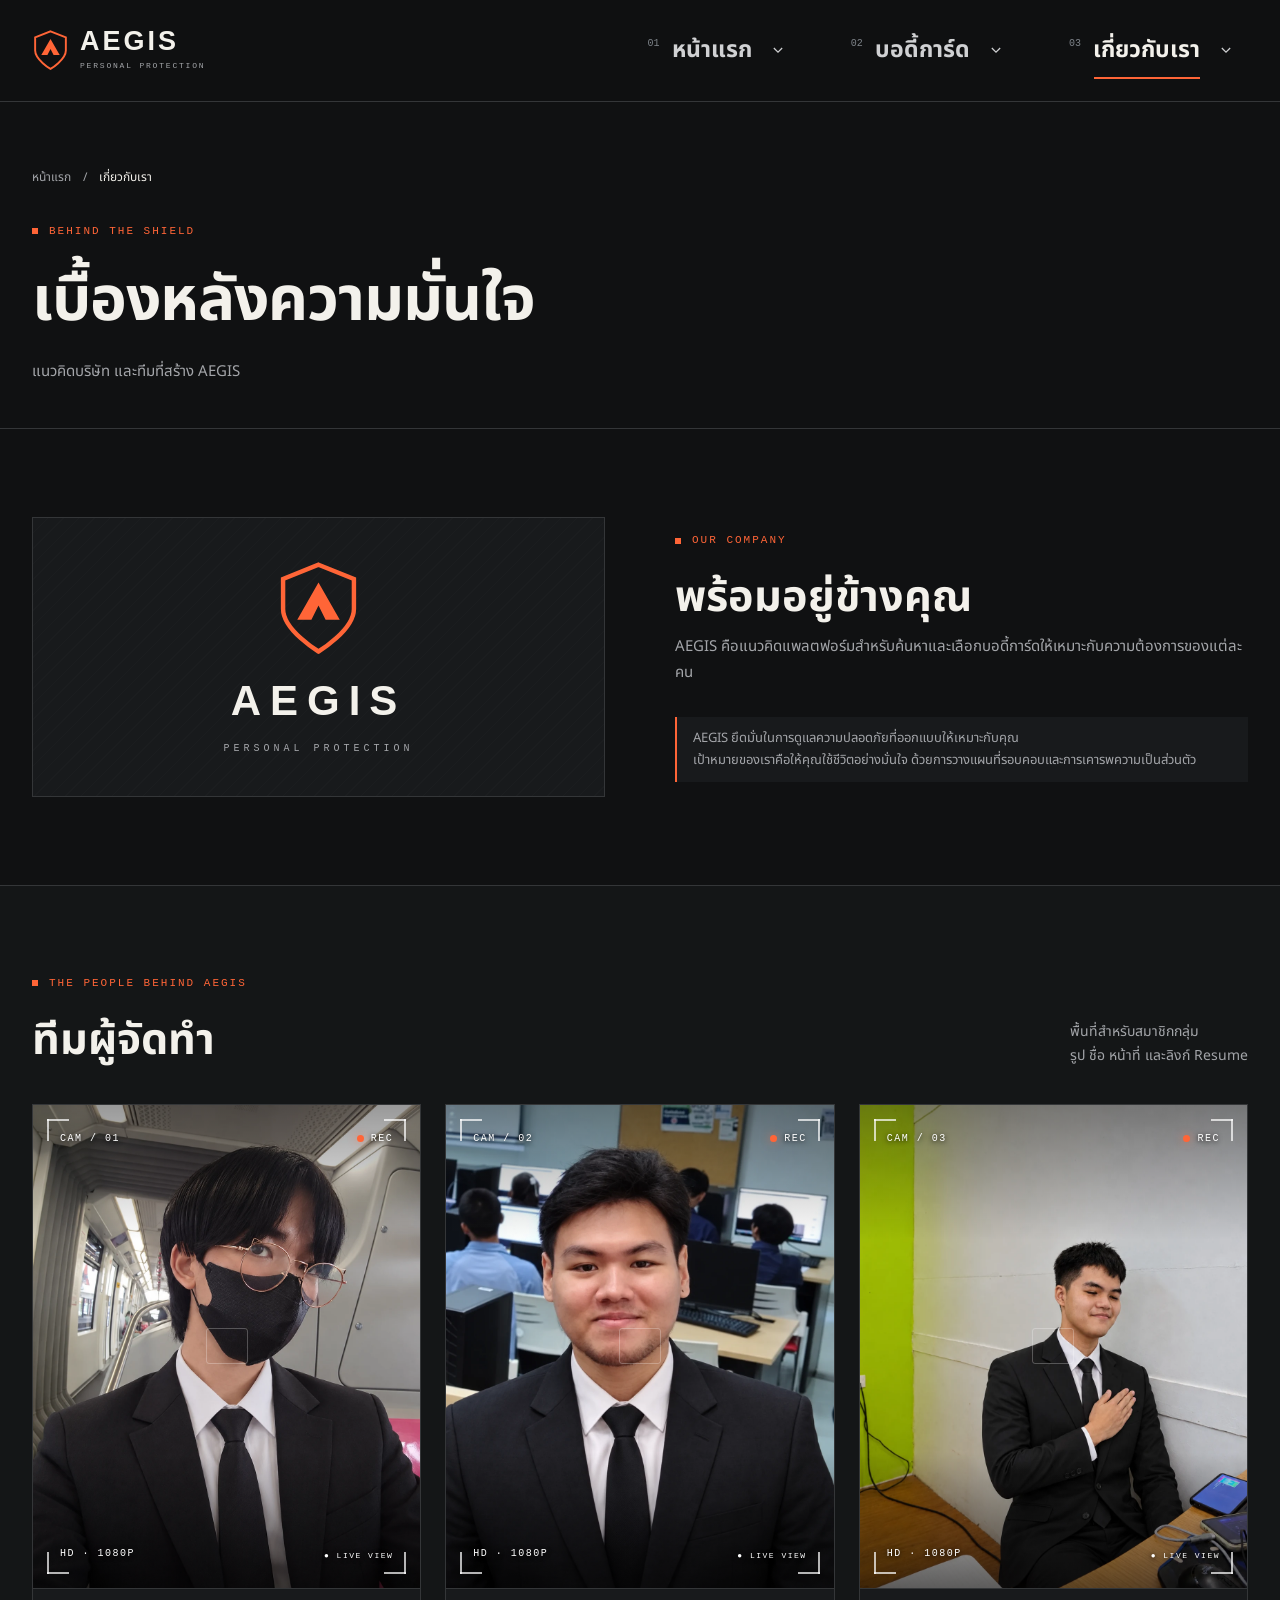
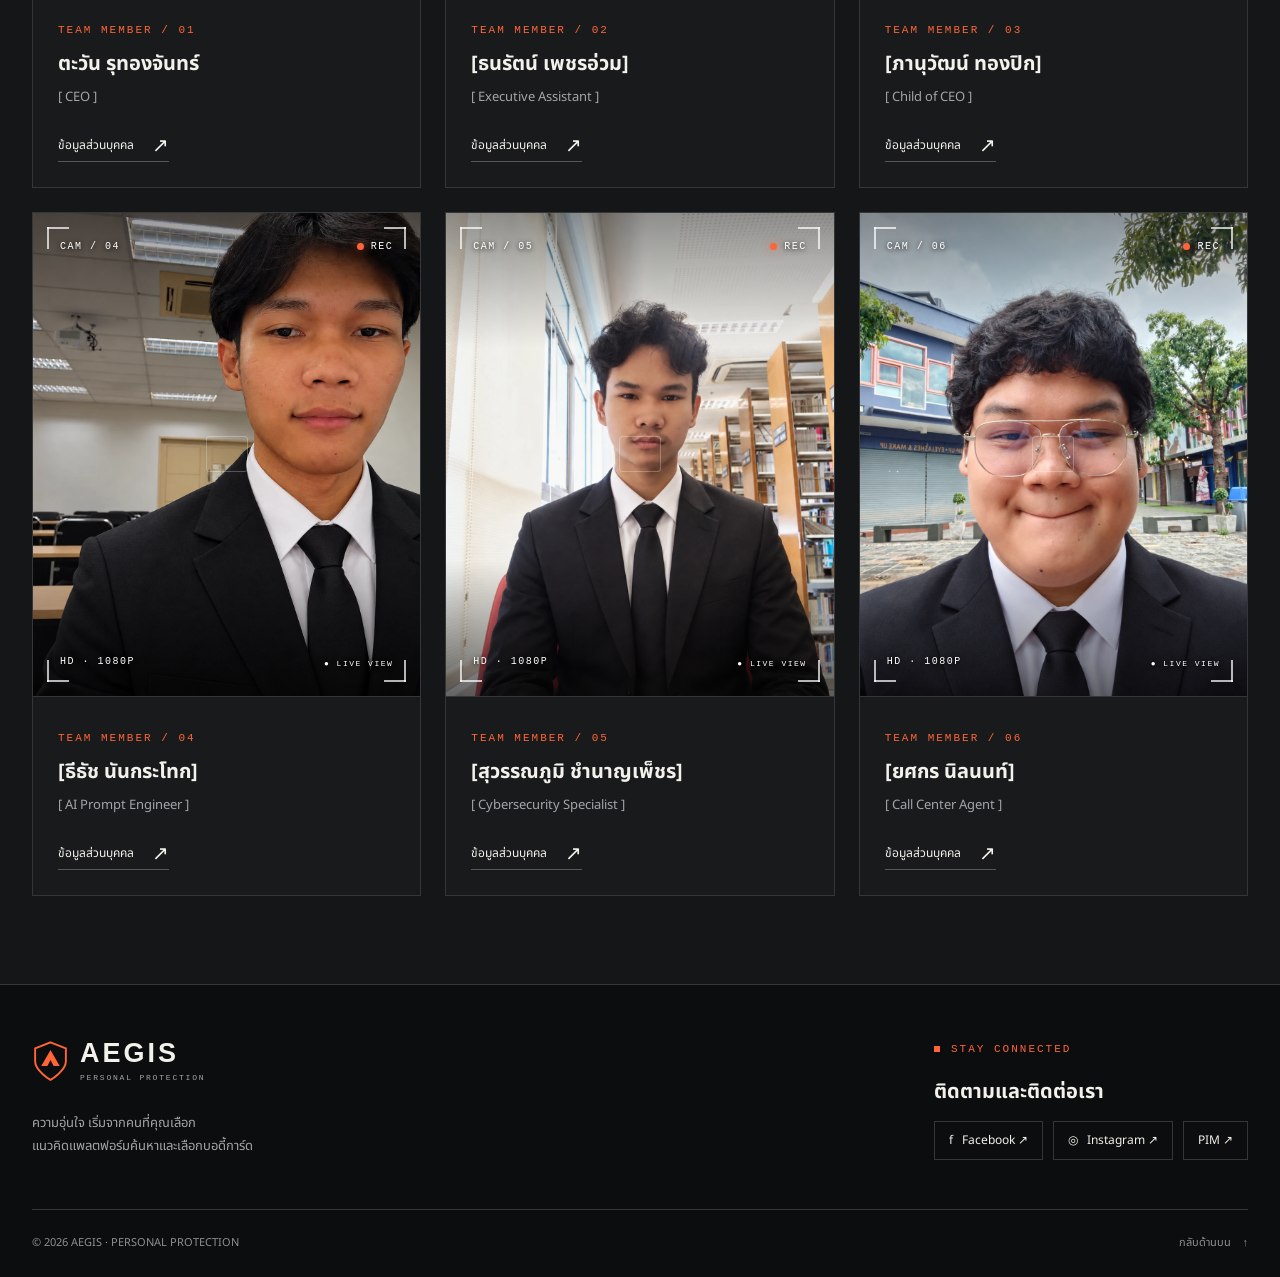
<file: about.html>
<!doctype html>
<html lang="th" data-bs-theme="dark">
  <!-- ข้อมูลหน้าเว็บและไฟล์ CSS -->
  <head>
    <meta charset="utf-8" />
    <meta name="viewport" content="width=device-width,initial-scale=1" />
    <meta name="theme-color" content="#101112" />
    <title>เกี่ยวกับเราและทีมผู้จัดทำ | AEGIS Personal Protection</title>
    <meta
      name="description"
      content="AEGIS เลือกบอดี้การ์ดและแพ็กเกจการดูแลที่เหมาะกับคุณ"
    />
    <link rel="icon" href="assets/images/favicon.svg" type="image/svg+xml" />
    <link rel="stylesheet" href="assets/vendor/bootstrap.min.css" />
    <link rel="stylesheet" href="assets/css/style.css?v=optimized-20261101" />
  </head>
  <body id="top">
    <a class="skip-link" href="#main">ข้ามไปเนื้อหา</a>

    <!-- แถบเมนูหลัก (Navbar) -->
    <header class="site-header">
      <nav class="navbar navbar-expand-lg" aria-label="เมนูหลัก">
        <div class="container">
          <a class="brand" href="index.html" aria-label="AEGIS กลับหน้าแรก">
            <svg viewBox="0 0 48 56" fill="none" aria-hidden="true">
              <path
                d="m24 3 20 8v17c0 12-20 24-20 24S4 40 4 28V11Z"
                stroke="currentColor"
                stroke-width="2.5"
              />
              <path d="m12 34 12-21 12 21h-8l-4-8-4 8Z" fill="currentColor" />
            </svg>
            <span>
              <span class="brand-name">AEGIS</span>
              <span class="brand-tag">PERSONAL PROTECTION</span>
            </span>
          </a>
          <button
            class="navbar-toggler"
            type="button"
            data-bs-toggle="collapse"
            data-bs-target="#mainNavigation"
            aria-controls="mainNavigation"
            aria-expanded="false"
            aria-label="เปิดหรือปิดเมนู"
          >
            <span class="navbar-toggler-icon"></span>
          </button>
          <div class="collapse navbar-collapse" id="mainNavigation">
            <ul class="navbar-nav ms-auto nav-three">
              <!-- เมนูหลัก 01: หน้าแรก -->
              <li class="nav-item nav-group">
                <!-- ชื่อหัวข้อเป็นลิงก์ไปหน้าหลัก; ลูกศรแยกสำหรับเปิดหัวข้อย่อย -->
                <div class="nav-heading">
                  <a class="nav-main" href="index.html" id="nav-home">
                    <span class="nav-number" aria-hidden="true">01</span>
                    หน้าแรก
                  </a>
                  <button
                    class="nav-toggle"
                    type="button"
                    aria-label="เปิดหรือปิดหัวข้อย่อยหน้าแรก"
                    aria-expanded="false"
                    aria-controls="panel-home"
                  >
                    <svg
                      class="nav-chevron"
                      viewBox="0 0 12 8"
                      fill="none"
                      aria-hidden="true"
                    >
                      <path
                        d="m1 1 5 5 5-5"
                        stroke="currentColor"
                        stroke-width="1.5"
                      />
                    </svg>
                  </button>
                </div>
                <div
                  class="nav-prism-panel"
                  id="panel-home"
                  aria-labelledby="nav-home"
                  hidden
                >
                  <div class="container nav-prism-content">
                    <span class="nav-panel-title">01 / หน้าแรก</span>
                    <div class="nav-sub-links">
                      <a class="nav-sub-link" href="index.html#home">
                        ภาพรวมหน้าแรก
                        <span aria-hidden="true">↗</span>
                      </a>
                      <a class="nav-sub-link" href="index.html#features">
                        บริการและจุดเด่น
                        <span aria-hidden="true">↗</span>
                      </a>
                      <a class="nav-sub-link" href="index.html#reviews">
                        รีวิวจากลูกค้า
                        <span aria-hidden="true">↗</span>
                      </a>
                      <a class="nav-sub-link" href="index.html#pricing">
                        แพ็กเกจบริการ
                        <span aria-hidden="true">↗</span>
                      </a>
                      <a class="nav-sub-link" href="index.html#cta">
                        เริ่มใช้บริการ
                        <span aria-hidden="true">↗</span>
                      </a>
                    </div>
                  </div>
                </div>
              </li>
              <!-- เมนูหลัก 02: บอดี้การ์ด -->
              <li class="nav-item nav-group">
                <!-- ชื่อหัวข้อเป็นลิงก์ไปหน้าหลัก; ลูกศรแยกสำหรับเปิดหัวข้อย่อย -->
                <div class="nav-heading">
                  <a class="nav-main" href="guards.html" id="nav-guards">
                    <span class="nav-number" aria-hidden="true">02</span>
                    บอดี้การ์ด
                  </a>
                  <button
                    class="nav-toggle"
                    type="button"
                    aria-label="เปิดหรือปิดหัวข้อย่อยบอดี้การ์ด"
                    aria-expanded="false"
                    aria-controls="panel-guards"
                  >
                    <svg
                      class="nav-chevron"
                      viewBox="0 0 12 8"
                      fill="none"
                      aria-hidden="true"
                    >
                      <path
                        d="m1 1 5 5 5-5"
                        stroke="currentColor"
                        stroke-width="1.5"
                      />
                    </svg>
                  </button>
                </div>
                <div
                  class="nav-prism-panel"
                  id="panel-guards"
                  aria-labelledby="nav-guards"
                  hidden
                >
                  <div class="container nav-prism-content">
                    <span class="nav-panel-title">02 / บอดี้การ์ด</span>
                    <div class="nav-sub-links">
                      <a class="nav-sub-link" href="guards.html">
                        เลือกบอดี้การ์ดทั้งหมด
                        <span aria-hidden="true">↗</span>
                      </a>
                      <a class="nav-sub-link" href="index.html#bodyguards">
                        โปรไฟล์แนะนำ
                        <span aria-hidden="true">↗</span>
                      </a>
                      <a class="nav-sub-link" href="index.html#pricing">
                        รูปแบบการดูแล
                        <span aria-hidden="true">↗</span>
                      </a>
                    </div>
                  </div>
                </div>
              </li>
              <!-- เมนูหลัก 03: เกี่ยวกับเรา -->
              <li class="nav-item nav-group">
                <!-- ชื่อหัวข้อเป็นลิงก์ไปหน้าหลัก; ลูกศรแยกสำหรับเปิดหัวข้อย่อย -->
                <div class="nav-heading">
                  <a
                    class="nav-main is-current"
                    href="about.html"
                    id="nav-about"
                    aria-current="page"
                  >
                    <span class="nav-number" aria-hidden="true">03</span>
                    เกี่ยวกับเรา
                  </a>
                  <button
                    class="nav-toggle"
                    type="button"
                    aria-label="เปิดหรือปิดหัวข้อย่อยเกี่ยวกับเรา"
                    aria-expanded="false"
                    aria-controls="panel-about"
                  >
                    <svg
                      class="nav-chevron"
                      viewBox="0 0 12 8"
                      fill="none"
                      aria-hidden="true"
                    >
                      <path
                        d="m1 1 5 5 5-5"
                        stroke="currentColor"
                        stroke-width="1.5"
                      />
                    </svg>
                  </button>
                </div>
                <div
                  class="nav-prism-panel"
                  id="panel-about"
                  aria-labelledby="nav-about"
                  hidden
                >
                  <div class="container nav-prism-content">
                    <span class="nav-panel-title">03 / เกี่ยวกับเรา</span>
                    <div class="nav-sub-links">
                      <a class="nav-sub-link" href="about.html">
                        เกี่ยวกับบริษัท
                        <span aria-hidden="true">↗</span>
                      </a>
                      <a class="nav-sub-link" href="about.html#team">
                        ทีมผู้จัดทำ / Team Members
                        <span aria-hidden="true">↗</span>
                      </a>
                      <a class="nav-sub-link" href="#contact">
                        ติดต่อและ Social
                        <span aria-hidden="true">↗</span>
                      </a>
                    </div>
                  </div>
                </div>
              </li>
            </ul>
          </div>
        </div>
      </nav>
    </header>
    <!-- เนื้อหาหลักของหน้านี้ -->
    <main id="main" tabindex="-1">
      <section class="page-intro">
        <div class="container">
          <div class="breadcrumb-custom">
            <a href="index.html">หน้าแรก</a>
            <span>/</span>
            <span>เกี่ยวกับเรา</span>
          </div>
          <div class="eyebrow">BEHIND THE SHIELD</div>
          <h1>เบื้องหลังความมั่นใจ</h1>
          <p>แนวคิดบริษัท และทีมที่สร้าง AEGIS</p>
        </div>
      </section>
      <section class="section">
        <div class="container">
          <div class="about-grid">
            <div class="about-mark">
              <svg viewBox="0 0 48 56" fill="none" aria-hidden="true">
                <path
                  d="m24 3 20 8v17c0 12-20 24-20 24S4 40 4 28V11Z"
                  stroke="currentColor"
                  stroke-width="2.5"
                />
                <path d="m12 34 12-21 12 21h-8l-4-8-4 8Z" fill="currentColor" />
              </svg>
              <strong>AEGIS</strong>
              <small>PERSONAL PROTECTION</small>
            </div>
            <div class="about-copy">
              <div class="eyebrow">OUR COMPANY</div>
              <h2>พร้อมอยู่ข้างคุณ</h2>
              <p>
                AEGIS
                คือแนวคิดแพลตฟอร์มสำหรับค้นหาและเลือกบอดี้การ์ดให้เหมาะกับความต้องการของแต่ละคน
              </p>
              <div class="notice">
                AEGIS ยึดมั่นในการดูแลความปลอดภัยที่ออกแบบให้เหมาะกับคุณ
                <br />
                เป้าหมายของเราคือให้คุณใช้ชีวิตอย่างมั่นใจ
                ด้วยการวางแผนที่รอบคอบและการเคารพความเป็นส่วนตัว
              </div>
            </div>
          </div>
        </div>
      </section>
      <!-- กล่องสมาชิกทีมผู้จัดทำ -->
      <section class="section section-alt" id="team">
        <div class="container">
          <div class="section-head">
            <div>
              <div class="eyebrow">THE PEOPLE BEHIND AEGIS</div>
              <h2>ทีมผู้จัดทำ</h2>
            </div>
            <p>
              พื้นที่สำหรับสมาชิกกลุ่ม
              <br />
              รูป ชื่อ หน้าที่ และลิงก์ Resume
            </p>
          </div>
          <div class="row g-4">
            <div class="col-12 col-md-6 col-lg-4">
              <article class="member-card">
                <div class="portrait team-camera suit-portrait">
                  <img
                    src="assets/images/team-suits/member-01-suit.webp"
                    alt="รูปสมาชิกคนที่ 1"
                  />
                  <div class="camera-hud" aria-hidden="true">
                    <span class="camera-label">CAM / 01</span>
                    <span class="camera-rec">
                      <i></i>
                      REC
                    </span>
                    <span class="camera-focus"></span>
                    <span class="camera-format">HD · 1080P</span>
                    <span class="camera-status">● LIVE VIEW</span>
                  </div>
                </div>
                <div class="member-body">
                  <span class="mono orange">TEAM MEMBER / 01</span>
                  <h3>ตะวัน รุทองจันทร์</h3>
                  <p>[ CEO ]</p>
                  <a
                    class="text-link"
                    href="https://tawanrutthongchan6840010911.github.io/MyResume/"
                    aria-label="ดูหน้า Resume สมาชิก 1"
                  >
                    ข้อมูลส่วนบุคคล
                    <span class="arrow" aria-hidden="true">↗</span>
                  </a>
                </div>
              </article>
            </div>
            <div class="col-12 col-md-6 col-lg-4">
              <article class="member-card">
                <div class="portrait team-camera suit-portrait">
                  <img
                    src="assets/images/team-suits/member-02-suit.webp"
                    alt="รูปสมาชิกคนที่ 2"
                  />
                  <div class="camera-hud" aria-hidden="true">
                    <span class="camera-label">CAM / 02</span>
                    <span class="camera-rec">
                      <i></i>
                      REC
                    </span>
                    <span class="camera-focus"></span>
                    <span class="camera-format">HD · 1080P</span>
                    <span class="camera-status">● LIVE VIEW</span>
                  </div>
                </div>
                <div class="member-body">
                  <span class="mono orange">TEAM MEMBER / 02</span>
                  <h3>[ธนรัตน์ เพชรอ่วม]</h3>
                  <p>[ Executive Assistant ]</p>
                  <a
                    class="text-link"
                    href="https://lucin18249.github.io/My-Resume/"
                    aria-label="ดูหน้า Resume สมาชิก 2"
                  >
                    ข้อมูลส่วนบุคคล
                    <span class="arrow" aria-hidden="true">↗</span>
                  </a>
                </div>
              </article>
            </div>
            <div class="col-12 col-md-6 col-lg-4">
              <article class="member-card">
                <div class="portrait team-camera suit-portrait">
                  <img
                    src="assets/images/team-suits/member-03-suit.webp"
                    alt="รูปสมาชิกคนที่ 3"
                  />
                  <div class="camera-hud" aria-hidden="true">
                    <span class="camera-label">CAM / 03</span>
                    <span class="camera-rec">
                      <i></i>
                      REC
                    </span>
                    <span class="camera-focus"></span>
                    <span class="camera-format">HD · 1080P</span>
                    <span class="camera-status">● LIVE VIEW</span>
                  </div>
                </div>
                <div class="member-body">
                  <span class="mono orange">TEAM MEMBER / 03</span>
                  <h3>[ภานุวัฒน์ ทองปิก]</h3>
                  <p>[ Child of CEO ]</p>
                  <a
                    class="text-link"
                    href="https://frist22123.github.io/My-resume/"
                    aria-label="ดูหน้า Resume สมาชิก 3"
                  >
                    ข้อมูลส่วนบุคคล
                    <span class="arrow" aria-hidden="true">↗</span>
                  </a>
                </div>
              </article>
            </div>
            <div class="col-12 col-md-6 col-lg-4">
              <article class="member-card">
                <div class="portrait team-camera suit-portrait">
                  <img
                    src="assets/images/team-suits/member-04-suit.webp"
                    alt="รูปสมาชิกคนที่ 4"
                  />
                  <div class="camera-hud" aria-hidden="true">
                    <span class="camera-label">CAM / 04</span>
                    <span class="camera-rec">
                      <i></i>
                      REC
                    </span>
                    <span class="camera-focus"></span>
                    <span class="camera-format">HD · 1080P</span>
                    <span class="camera-status">● LIVE VIEW</span>
                  </div>
                </div>
                <div class="member-body">
                  <span class="mono orange">TEAM MEMBER / 04</span>
                  <h3>[ธีธัช นันกระโทก]</h3>
                  <p>[ AI Prompt Engineer ]</p>
                  <a
                    class="text-link"
                    href="https://dream3103200-lang.github.io/My-Resume/"
                    aria-label="ดูหน้า Resume สมาชิก 4"
                  >
                    ข้อมูลส่วนบุคคล
                    <span class="arrow" aria-hidden="true">↗</span>
                  </a>
                </div>
              </article>
            </div>
            <div class="col-12 col-md-6 col-lg-4">
              <article class="member-card">
                <div class="portrait team-camera suit-portrait">
                  <img
                    src="assets/images/team-suits/member-05-suit.webp"
                    alt="รูปสมาชิกคนที่ 5"
                  />
                  <div class="camera-hud" aria-hidden="true">
                    <span class="camera-label">CAM / 05</span>
                    <span class="camera-rec">
                      <i></i>
                      REC
                    </span>
                    <span class="camera-focus"></span>
                    <span class="camera-format">HD · 1080P</span>
                    <span class="camera-status">● LIVE VIEW</span>
                  </div>
                </div>
                <div class="member-body">
                  <span class="mono orange">TEAM MEMBER / 05</span>
                  <h3>[สุวรรณภูมิ ชำนาญเพ็ชร]</h3>
                  <p>[ Cybersecurity Specialist ]</p>
                  <a
                    class="text-link"
                    href="https://asuwannaphoom.github.io/Resume/"
                    aria-label="ดูหน้า Resume สมาชิก 5"
                  >
                    ข้อมูลส่วนบุคคล
                    <span class="arrow" aria-hidden="true">↗</span>
                  </a>
                </div>
              </article>
            </div>
            <div class="col-12 col-md-6 col-lg-4">
              <article class="member-card">
                <div class="portrait team-camera suit-portrait">
                  <img
                    src="assets/images/team-suits/member-06-suit.webp"
                    alt="รูปสมาชิกคนที่ 6"
                  />
                  <div class="camera-hud" aria-hidden="true">
                    <span class="camera-label">CAM / 06</span>
                    <span class="camera-rec">
                      <i></i>
                      REC
                    </span>
                    <span class="camera-focus"></span>
                    <span class="camera-format">HD · 1080P</span>
                    <span class="camera-status">● LIVE VIEW</span>
                  </div>
                </div>
                <div class="member-body">
                  <span class="mono orange">TEAM MEMBER / 06</span>
                  <h3>[ยศกร นิลนนท์]</h3>
                  <p>[ Call Center Agent ]</p>
                  <a
                    class="text-link"
                    href="https://mrduckpotato.github.io/My-Resume/"
                    aria-label="ดูหน้า Resume สมาชิก 6"
                  >
                    ข้อมูลส่วนบุคคล
                    <span class="arrow" aria-hidden="true">↗</span>
                  </a>
                </div>
              </article>
            </div>
          </div>
        </div>
      </section>
    </main>
    <!-- ส่วนท้ายและช่องทางติดต่อ -->
    <footer class="site-footer" id="contact">
      <div class="container">
        <div class="footer-top">
          <div>
            <a class="brand" href="index.html" aria-label="AEGIS กลับหน้าแรก">
              <svg viewBox="0 0 48 56" fill="none" aria-hidden="true">
                <path
                  d="m24 3 20 8v17c0 12-20 24-20 24S4 40 4 28V11Z"
                  stroke="currentColor"
                  stroke-width="2.5"
                />
                <path d="m12 34 12-21 12 21h-8l-4-8-4 8Z" fill="currentColor" />
              </svg>
              <span>
                <span class="brand-name">AEGIS</span>
                <span class="brand-tag">PERSONAL PROTECTION</span>
              </span>
            </a>
            <p>
              ความอุ่นใจ เริ่มจากคนที่คุณเลือก
              <br />
              แนวคิดแพลตฟอร์มค้นหาและเลือกบอดี้การ์ด
            </p>
          </div>
          <div>
            <span class="eyebrow">STAY CONNECTED</span>
            <h3 style="font-size: 20px">ติดตามและติดต่อเรา</h3>
            <div class="socials">
              <a
                href="https://www.facebook.com/"
                target="_blank"
                rel="noopener noreferrer"
                aria-label="Facebook เปิดแท็บใหม่"
              >
                f &nbsp; Facebook ↗
              </a>
              <a
                href="https://www.instagram.com/"
                target="_blank"
                rel="noopener noreferrer"
                aria-label="Instagram เปิดแท็บใหม่"
              >
                ◎ &nbsp; Instagram ↗
              </a>
              <a
                href="https://www.pim.ac.th/"
                target="_blank"
                rel="noopener noreferrer"
                aria-label="เว็บไซต์ PIM เปิดแท็บใหม่"
              >
                PIM ↗
              </a>
            </div>
          </div>
        </div>
        <div class="footer-bottom">
          <span>© 2026 AEGIS · PERSONAL PROTECTION</span>
          <a class="back-top" href="#top">
            กลับด้านบน
            <span aria-hidden="true">↑</span>
          </a>
        </div>
      </div>
    </footer>
    <!-- ข้อความสำรองเมื่อไม่ได้เปิด JavaScript -->
    <noscript>
      โปรดเปิด JavaScript เพื่อเลือกโปรไฟล์และเปิดเมนูมือถือ ·
      <a href="index.html">หน้าแรก</a>
      ·
      <a href="guards.html">บอดี้การ์ด</a>
      ·
      <a href="about.html">ทีมงาน</a>
    </noscript>
    <!-- ไฟล์ JavaScript: โหลด Bootstrap ก่อนโค้ดของเว็บ -->
    <script src="assets/vendor/bootstrap.bundle.min.js"></script>
    <script src="assets/js/data.js?v=optimized-20261101"></script>
    <script src="assets/js/main.js?v=optimized-20261101"></script>
  </body>
</html>
</file>
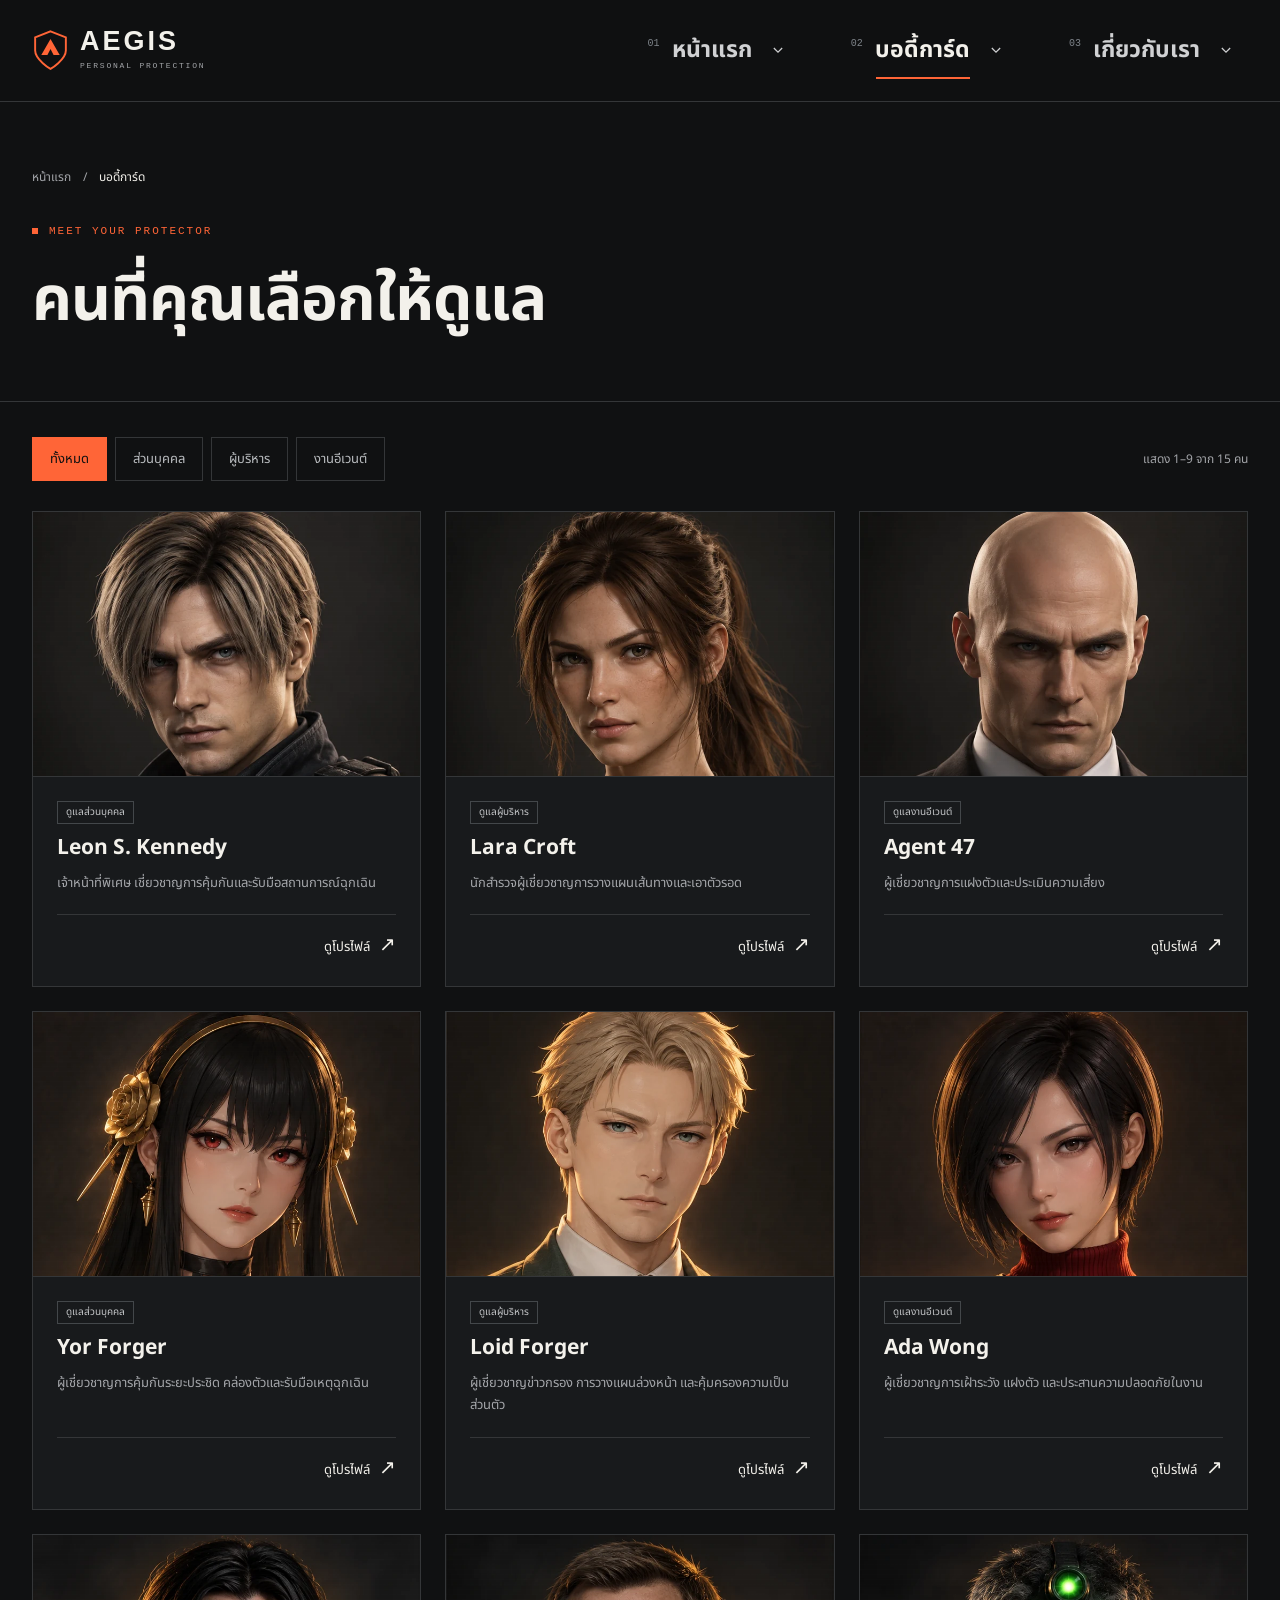
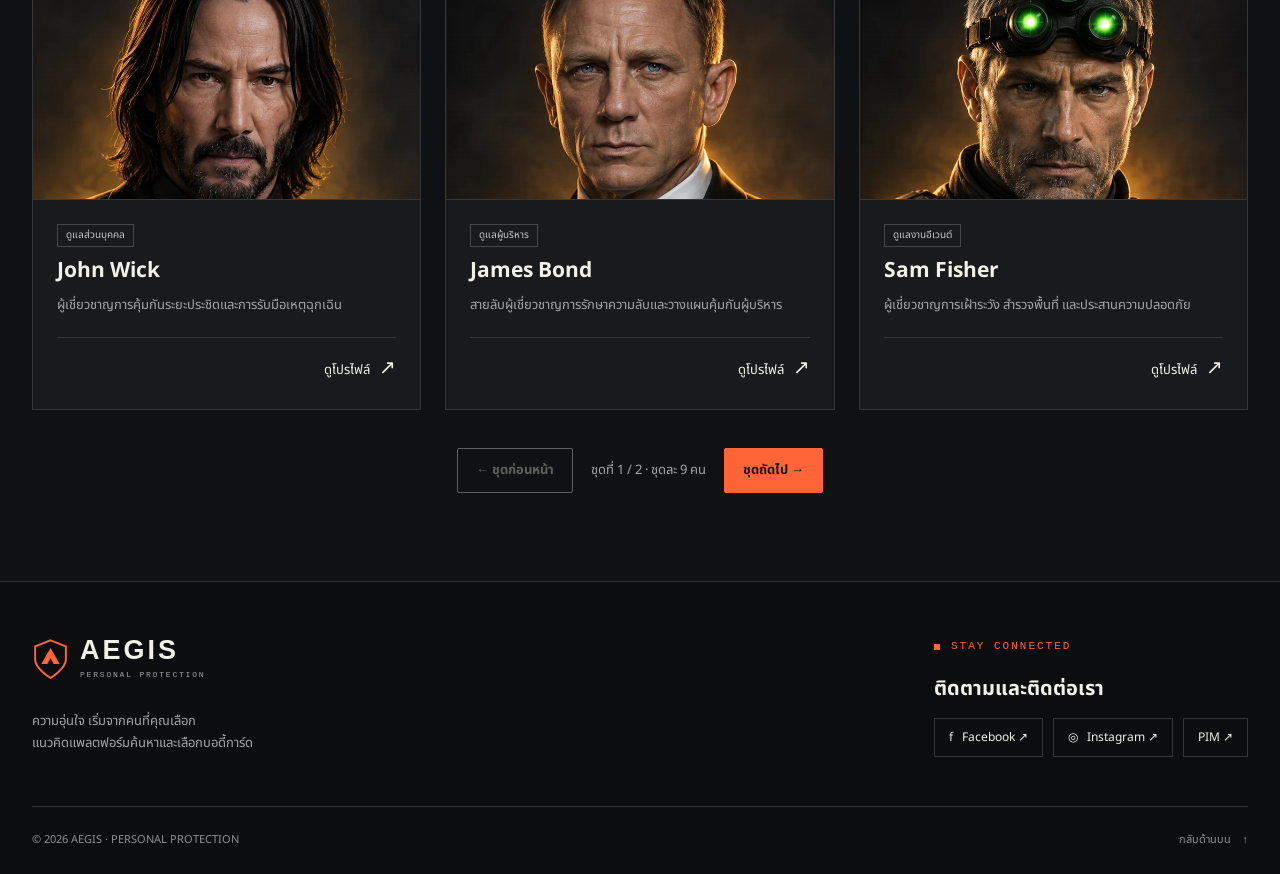
<file: guards.html>
<!doctype html>
<html lang="th" data-bs-theme="dark">
  <!-- ข้อมูลหน้าเว็บและไฟล์ CSS -->
  <head>
    <meta charset="utf-8" />
    <meta name="viewport" content="width=device-width,initial-scale=1" />
    <meta name="theme-color" content="#101112" />
    <title>เลือกบอดี้การ์ด | AEGIS Personal Protection</title>
    <meta
      name="description"
      content="AEGIS เลือกบอดี้การ์ดและแพ็กเกจการดูแลที่เหมาะกับคุณ"
    />
    <link rel="icon" href="assets/images/favicon.svg" type="image/svg+xml" />
    <link rel="stylesheet" href="assets/vendor/bootstrap.min.css" />
    <link rel="stylesheet" href="assets/css/style.css?v=optimized-20261101" />
  </head>
  <body id="top">
    <a class="skip-link" href="#main">ข้ามไปเนื้อหา</a>

    <!-- แถบเมนูหลัก (Navbar) -->
    <header class="site-header">
      <nav class="navbar navbar-expand-lg" aria-label="เมนูหลัก">
        <div class="container">
          <a class="brand" href="index.html" aria-label="AEGIS กลับหน้าแรก">
            <svg viewBox="0 0 48 56" fill="none" aria-hidden="true">
              <path
                d="m24 3 20 8v17c0 12-20 24-20 24S4 40 4 28V11Z"
                stroke="currentColor"
                stroke-width="2.5"
              />
              <path d="m12 34 12-21 12 21h-8l-4-8-4 8Z" fill="currentColor" />
            </svg>
            <span>
              <span class="brand-name">AEGIS</span>
              <span class="brand-tag">PERSONAL PROTECTION</span>
            </span>
          </a>
          <button
            class="navbar-toggler"
            type="button"
            data-bs-toggle="collapse"
            data-bs-target="#mainNavigation"
            aria-controls="mainNavigation"
            aria-expanded="false"
            aria-label="เปิดหรือปิดเมนู"
          >
            <span class="navbar-toggler-icon"></span>
          </button>
          <div class="collapse navbar-collapse" id="mainNavigation">
            <ul class="navbar-nav ms-auto nav-three">
              <!-- เมนูหลัก 01: หน้าแรก -->
              <li class="nav-item nav-group">
                <!-- ชื่อหัวข้อเป็นลิงก์ไปหน้าหลัก; ลูกศรแยกสำหรับเปิดหัวข้อย่อย -->
                <div class="nav-heading">
                  <a class="nav-main" href="index.html" id="nav-home">
                    <span class="nav-number" aria-hidden="true">01</span>
                    หน้าแรก
                  </a>
                  <button
                    class="nav-toggle"
                    type="button"
                    aria-label="เปิดหรือปิดหัวข้อย่อยหน้าแรก"
                    aria-expanded="false"
                    aria-controls="panel-home"
                  >
                    <svg
                      class="nav-chevron"
                      viewBox="0 0 12 8"
                      fill="none"
                      aria-hidden="true"
                    >
                      <path
                        d="m1 1 5 5 5-5"
                        stroke="currentColor"
                        stroke-width="1.5"
                      />
                    </svg>
                  </button>
                </div>
                <div
                  class="nav-prism-panel"
                  id="panel-home"
                  aria-labelledby="nav-home"
                  hidden
                >
                  <div class="container nav-prism-content">
                    <span class="nav-panel-title">01 / หน้าแรก</span>
                    <div class="nav-sub-links">
                      <a class="nav-sub-link" href="index.html#home">
                        ภาพรวมหน้าแรก
                        <span aria-hidden="true">↗</span>
                      </a>
                      <a class="nav-sub-link" href="index.html#features">
                        บริการและจุดเด่น
                        <span aria-hidden="true">↗</span>
                      </a>
                      <a class="nav-sub-link" href="index.html#reviews">
                        รีวิวจากลูกค้า
                        <span aria-hidden="true">↗</span>
                      </a>
                      <a class="nav-sub-link" href="index.html#pricing">
                        แพ็กเกจบริการ
                        <span aria-hidden="true">↗</span>
                      </a>
                      <a class="nav-sub-link" href="index.html#cta">
                        เริ่มใช้บริการ
                        <span aria-hidden="true">↗</span>
                      </a>
                    </div>
                  </div>
                </div>
              </li>
              <!-- เมนูหลัก 02: บอดี้การ์ด -->
              <li class="nav-item nav-group">
                <!-- ชื่อหัวข้อเป็นลิงก์ไปหน้าหลัก; ลูกศรแยกสำหรับเปิดหัวข้อย่อย -->
                <div class="nav-heading">
                  <a
                    class="nav-main is-current"
                    href="guards.html"
                    id="nav-guards"
                    aria-current="page"
                  >
                    <span class="nav-number" aria-hidden="true">02</span>
                    บอดี้การ์ด
                  </a>
                  <button
                    class="nav-toggle"
                    type="button"
                    aria-label="เปิดหรือปิดหัวข้อย่อยบอดี้การ์ด"
                    aria-expanded="false"
                    aria-controls="panel-guards"
                  >
                    <svg
                      class="nav-chevron"
                      viewBox="0 0 12 8"
                      fill="none"
                      aria-hidden="true"
                    >
                      <path
                        d="m1 1 5 5 5-5"
                        stroke="currentColor"
                        stroke-width="1.5"
                      />
                    </svg>
                  </button>
                </div>
                <div
                  class="nav-prism-panel"
                  id="panel-guards"
                  aria-labelledby="nav-guards"
                  hidden
                >
                  <div class="container nav-prism-content">
                    <span class="nav-panel-title">02 / บอดี้การ์ด</span>
                    <div class="nav-sub-links">
                      <a class="nav-sub-link" href="guards.html">
                        เลือกบอดี้การ์ดทั้งหมด
                        <span aria-hidden="true">↗</span>
                      </a>
                      <a class="nav-sub-link" href="index.html#bodyguards">
                        โปรไฟล์แนะนำ
                        <span aria-hidden="true">↗</span>
                      </a>
                      <a class="nav-sub-link" href="index.html#pricing">
                        รูปแบบการดูแล
                        <span aria-hidden="true">↗</span>
                      </a>
                    </div>
                  </div>
                </div>
              </li>
              <!-- เมนูหลัก 03: เกี่ยวกับเรา -->
              <li class="nav-item nav-group">
                <!-- ชื่อหัวข้อเป็นลิงก์ไปหน้าหลัก; ลูกศรแยกสำหรับเปิดหัวข้อย่อย -->
                <div class="nav-heading">
                  <a class="nav-main" href="about.html" id="nav-about">
                    <span class="nav-number" aria-hidden="true">03</span>
                    เกี่ยวกับเรา
                  </a>
                  <button
                    class="nav-toggle"
                    type="button"
                    aria-label="เปิดหรือปิดหัวข้อย่อยเกี่ยวกับเรา"
                    aria-expanded="false"
                    aria-controls="panel-about"
                  >
                    <svg
                      class="nav-chevron"
                      viewBox="0 0 12 8"
                      fill="none"
                      aria-hidden="true"
                    >
                      <path
                        d="m1 1 5 5 5-5"
                        stroke="currentColor"
                        stroke-width="1.5"
                      />
                    </svg>
                  </button>
                </div>
                <div
                  class="nav-prism-panel"
                  id="panel-about"
                  aria-labelledby="nav-about"
                  hidden
                >
                  <div class="container nav-prism-content">
                    <span class="nav-panel-title">03 / เกี่ยวกับเรา</span>
                    <div class="nav-sub-links">
                      <a class="nav-sub-link" href="about.html">
                        เกี่ยวกับบริษัท
                        <span aria-hidden="true">↗</span>
                      </a>
                      <a class="nav-sub-link" href="about.html#team">
                        ทีมผู้จัดทำ / Team Members
                        <span aria-hidden="true">↗</span>
                      </a>
                      <a class="nav-sub-link" href="#contact">
                        ติดต่อและ Social
                        <span aria-hidden="true">↗</span>
                      </a>
                    </div>
                  </div>
                </div>
              </li>
            </ul>
          </div>
        </div>
      </nav>
    </header>
    <!-- เนื้อหาหลักของหน้านี้ -->
    <main id="main" tabindex="-1">
      <section class="page-intro">
        <div class="container">
          <div class="breadcrumb-custom">
            <a href="index.html">หน้าแรก</a>
            <span>/</span>
            <span>บอดี้การ์ด</span>
          </div>
          <div class="eyebrow">MEET YOUR PROTECTOR</div>
          <h1>คนที่คุณเลือกให้ดูแล</h1>
        </div>
      </section>
      <section class="section catalog" aria-label="รายชื่อบอดี้การ์ด">
        <div class="container">
          <div class="filter-bar">
            <div class="filters" role="group" aria-label="กรองรูปแบบบริการ">
              <button
                type="button"
                class="filter-btn active"
                data-filter="all"
                aria-pressed="true"
              >
                ทั้งหมด
              </button>
              <button
                type="button"
                class="filter-btn"
                data-filter="personal"
                aria-pressed="false"
              >
                ส่วนบุคคล
              </button>
              <button
                type="button"
                class="filter-btn"
                data-filter="executive"
                aria-pressed="false"
              >
                ผู้บริหาร
              </button>
              <button
                type="button"
                class="filter-btn"
                data-filter="event"
                aria-pressed="false"
              >
                งานอีเวนต์
              </button>
            </div>
            <span class="results-count" id="resultsCount" role="status">
              แสดง 9 โปรไฟล์
            </span>
          </div>
          <div class="row g-4" id="guardGrid">
            <div class="col-12 col-md-6 col-lg-4" data-category="personal">
              <article class="guard-card">
                <div class="portrait character-portrait">
                  <img
                    src="assets/images/review-characters.webp#agent-1"
                    alt="Leon S. Kennedy"
                    loading="lazy"
                    width="512"
                    height="768"
                  /><span class="portrait-id">AG / 01</span>
                </div>
                <div class="guard-body">
                  <span class="chip">ดูแลส่วนบุคคล</span>
                  <h3>Leon S. Kennedy</h3>
                  <p>
                    เจ้าหน้าที่พิเศษ
                    เชี่ยวชาญการคุ้มกันและรับมือสถานการณ์ฉุกเฉิน
                  </p>
                  <div class="guard-bottom">
                    <button
                      type="button"
                      data-profile="01"
                      aria-label="ดูโปรไฟล์Leon S. Kennedy"
                    >
                      ดูโปรไฟล์ &nbsp;
                      <span class="arrow" aria-hidden="true">↗</span>
                    </button>
                  </div>
                </div>
              </article>
            </div>
            <div class="col-12 col-md-6 col-lg-4" data-category="executive">
              <article class="guard-card">
                <div class="portrait character-portrait">
                  <img
                    src="assets/images/review-characters.webp#agent-2"
                    alt="Lara Croft"
                    loading="lazy"
                    width="512"
                    height="768"
                  /><span class="portrait-id">AG / 02</span>
                </div>
                <div class="guard-body">
                  <span class="chip">ดูแลผู้บริหาร</span>
                  <h3>Lara Croft</h3>
                  <p>นักสำรวจผู้เชี่ยวชาญการวางแผนเส้นทางและเอาตัวรอด</p>
                  <div class="guard-bottom">
                    <button
                      type="button"
                      data-profile="02"
                      aria-label="ดูโปรไฟล์Lara Croft"
                    >
                      ดูโปรไฟล์ &nbsp;
                      <span class="arrow" aria-hidden="true">↗</span>
                    </button>
                  </div>
                </div>
              </article>
            </div>
            <div class="col-12 col-md-6 col-lg-4" data-category="event">
              <article class="guard-card">
                <div class="portrait character-portrait">
                  <img
                    src="assets/images/review-characters.webp#agent-3"
                    alt="Agent 47"
                    loading="lazy"
                    width="512"
                    height="768"
                  /><span class="portrait-id">AG / 03</span>
                </div>
                <div class="guard-body">
                  <span class="chip">ดูแลงานอีเวนต์</span>
                  <h3>Agent 47</h3>
                  <p>ผู้เชี่ยวชาญการแฝงตัวและประเมินความเสี่ยง</p>
                  <div class="guard-bottom">
                    <button
                      type="button"
                      data-profile="03"
                      aria-label="ดูโปรไฟล์Agent 47"
                    >
                      ดูโปรไฟล์ &nbsp;
                      <span class="arrow" aria-hidden="true">↗</span>
                    </button>
                  </div>
                </div>
              </article>
            </div>
            <div class="col-12 col-md-6 col-lg-4" data-category="personal">
              <article class="guard-card">
                <div class="portrait character-portrait">
                  <img
                    src="assets/images/guards/specialists.webp#specialist-1"
                    alt="Yor Forger"
                    loading="lazy"
                    width="512"
                    height="768"
                  /><span class="portrait-id">AG / 04</span>
                </div>
                <div class="guard-body">
                  <span class="chip">ดูแลส่วนบุคคล</span>
                  <h3>Yor Forger</h3>
                  <p>
                    ผู้เชี่ยวชาญการคุ้มกันระยะประชิด
                    คล่องตัวและรับมือเหตุฉุกเฉิน
                  </p>
                  <div class="guard-bottom">
                    <button
                      type="button"
                      data-profile="04"
                      aria-label="ดูโปรไฟล์Yor Forger"
                    >
                      ดูโปรไฟล์ &nbsp;
                      <span class="arrow" aria-hidden="true">↗</span>
                    </button>
                  </div>
                </div>
              </article>
            </div>
            <div class="col-12 col-md-6 col-lg-4" data-category="executive">
              <article class="guard-card">
                <div class="portrait character-portrait">
                  <img
                    src="assets/images/guards/specialists.webp#specialist-2"
                    alt="Loid Forger"
                    loading="lazy"
                    width="512"
                    height="768"
                  /><span class="portrait-id">AG / 05</span>
                </div>
                <div class="guard-body">
                  <span class="chip">ดูแลผู้บริหาร</span>
                  <h3>Loid Forger</h3>
                  <p>
                    ผู้เชี่ยวชาญข่าวกรอง การวางแผนล่วงหน้า
                    และคุ้มครองความเป็นส่วนตัว
                  </p>
                  <div class="guard-bottom">
                    <button
                      type="button"
                      data-profile="05"
                      aria-label="ดูโปรไฟล์Loid Forger"
                    >
                      ดูโปรไฟล์ &nbsp;
                      <span class="arrow" aria-hidden="true">↗</span>
                    </button>
                  </div>
                </div>
              </article>
            </div>
            <div class="col-12 col-md-6 col-lg-4" data-category="event">
              <article class="guard-card">
                <div class="portrait character-portrait">
                  <img
                    src="assets/images/guards/specialists.webp#specialist-3"
                    alt="Ada Wong"
                    loading="lazy"
                    width="512"
                    height="768"
                  /><span class="portrait-id">AG / 06</span>
                </div>
                <div class="guard-body">
                  <span class="chip">ดูแลงานอีเวนต์</span>
                  <h3>Ada Wong</h3>
                  <p>
                    ผู้เชี่ยวชาญการเฝ้าระวัง แฝงตัว และประสานความปลอดภัยในงาน
                  </p>
                  <div class="guard-bottom">
                    <button
                      type="button"
                      data-profile="06"
                      aria-label="ดูโปรไฟล์Ada Wong"
                    >
                      ดูโปรไฟล์ &nbsp;
                      <span class="arrow" aria-hidden="true">↗</span>
                    </button>
                  </div>
                </div>
              </article>
            </div>
            <div class="col-12 col-md-6 col-lg-4" data-category="personal">
              <article class="guard-card">
                <div class="portrait character-portrait">
                  <img
                    src="assets/images/guards/reinforcements.webp#extra-1"
                    alt="John Wick"
                    loading="lazy"
                    width="512"
                    height="512"
                  /><span class="portrait-id">AG / 07</span>
                </div>
                <div class="guard-body">
                  <span class="chip">ดูแลส่วนบุคคล</span>
                  <h3>John Wick</h3>
                  <p>ผู้เชี่ยวชาญการคุ้มกันระยะประชิดและการรับมือเหตุฉุกเฉิน</p>
                  <div class="guard-bottom">
                    <button
                      type="button"
                      data-profile="07"
                      aria-label="ดูโปรไฟล์ John Wick"
                    >
                      ดูโปรไฟล์ &nbsp;
                      <span class="arrow" aria-hidden="true">↗</span>
                    </button>
                  </div>
                </div>
              </article>
            </div>
            <div class="col-12 col-md-6 col-lg-4" data-category="executive">
              <article class="guard-card">
                <div class="portrait character-portrait">
                  <img
                    src="assets/images/guards/reinforcements.webp#extra-2"
                    alt="James Bond"
                    loading="lazy"
                    width="512"
                    height="512"
                  /><span class="portrait-id">AG / 08</span>
                </div>
                <div class="guard-body">
                  <span class="chip">ดูแลผู้บริหาร</span>
                  <h3>James Bond</h3>
                  <p>
                    สายลับผู้เชี่ยวชาญการรักษาความลับและวางแผนคุ้มกันผู้บริหาร
                  </p>
                  <div class="guard-bottom">
                    <button
                      type="button"
                      data-profile="08"
                      aria-label="ดูโปรไฟล์ James Bond"
                    >
                      ดูโปรไฟล์ &nbsp;
                      <span class="arrow" aria-hidden="true">↗</span>
                    </button>
                  </div>
                </div>
              </article>
            </div>
            <div class="col-12 col-md-6 col-lg-4" data-category="event">
              <article class="guard-card">
                <div class="portrait character-portrait">
                  <img
                    src="assets/images/guards/reinforcements.webp#extra-3"
                    alt="Sam Fisher"
                    loading="lazy"
                    width="512"
                    height="512"
                  /><span class="portrait-id">AG / 09</span>
                </div>
                <div class="guard-body">
                  <span class="chip">ดูแลงานอีเวนต์</span>
                  <h3>Sam Fisher</h3>
                  <p>
                    ผู้เชี่ยวชาญการเฝ้าระวัง สำรวจพื้นที่ และประสานความปลอดภัย
                  </p>
                  <div class="guard-bottom">
                    <button
                      type="button"
                      data-profile="09"
                      aria-label="ดูโปรไฟล์ Sam Fisher"
                    >
                      ดูโปรไฟล์ &nbsp;
                      <span class="arrow" aria-hidden="true">↗</span>
                    </button>
                  </div>
                </div>
              </article>
            </div>
          </div>
          <nav class="guard-pagination" aria-label="เลือกชุดบอดี้การ์ด" hidden>
            <button
              class="btn btn-outline"
              type="button"
              id="guardsPrevious"
              aria-controls="guardGrid"
            >
              ← ชุดก่อนหน้า
            </button>
            <span
              id="guardsPageStatus"
              role="status"
              aria-live="polite"
              aria-atomic="true"
            ></span>
            <button
              class="btn btn-primary"
              type="button"
              id="guardsNext"
              aria-controls="guardGrid"
            >
              ชุดถัดไป →
            </button>
          </nav>
        </div>
      </section>
    </main>
    <!-- ส่วนท้ายและช่องทางติดต่อ -->
    <footer class="site-footer" id="contact">
      <div class="container">
        <div class="footer-top">
          <div>
            <a class="brand" href="index.html" aria-label="AEGIS กลับหน้าแรก">
              <svg viewBox="0 0 48 56" fill="none" aria-hidden="true">
                <path
                  d="m24 3 20 8v17c0 12-20 24-20 24S4 40 4 28V11Z"
                  stroke="currentColor"
                  stroke-width="2.5"
                />
                <path d="m12 34 12-21 12 21h-8l-4-8-4 8Z" fill="currentColor" />
              </svg>
              <span>
                <span class="brand-name">AEGIS</span>
                <span class="brand-tag">PERSONAL PROTECTION</span>
              </span>
            </a>
            <p>
              ความอุ่นใจ เริ่มจากคนที่คุณเลือก
              <br />
              แนวคิดแพลตฟอร์มค้นหาและเลือกบอดี้การ์ด
            </p>
          </div>
          <div>
            <span class="eyebrow">STAY CONNECTED</span>
            <h3 style="font-size: 20px">ติดตามและติดต่อเรา</h3>
            <div class="socials">
              <a
                href="https://www.facebook.com/"
                target="_blank"
                rel="noopener noreferrer"
                aria-label="Facebook เปิดแท็บใหม่"
              >
                f &nbsp; Facebook ↗
              </a>
              <a
                href="https://www.instagram.com/"
                target="_blank"
                rel="noopener noreferrer"
                aria-label="Instagram เปิดแท็บใหม่"
              >
                ◎ &nbsp; Instagram ↗
              </a>
              <a
                href="https://www.pim.ac.th/"
                target="_blank"
                rel="noopener noreferrer"
                aria-label="เว็บไซต์ PIM เปิดแท็บใหม่"
              >
                PIM ↗
              </a>
            </div>
          </div>
        </div>
        <div class="footer-bottom">
          <span>© 2026 AEGIS · PERSONAL PROTECTION</span>
          <a class="back-top" href="#top">
            กลับด้านบน
            <span aria-hidden="true">↑</span>
          </a>
        </div>
      </div>
    </footer>
    <!-- หน้าต่างรายละเอียดบอดี้การ์ด -->
    <div
      class="modal fade"
      id="profileModal"
      tabindex="-1"
      aria-labelledby="profileTitle"
      aria-hidden="true"
    >
      <div class="modal-dialog modal-dialog-centered">
        <div class="modal-content">
          <div class="modal-header">
            <h2 class="modal-title" id="profileTitle">โปรไฟล์บอดี้การ์ด</h2>
            <button
              type="button"
              class="btn-close"
              data-bs-dismiss="modal"
              aria-label="ปิดโปรไฟล์"
            ></button>
          </div>
          <div class="modal-body">
            <div id="profileVisual"></div>
            <span class="chip" id="profileCategory"></span>
            <div class="detail-grid">
              <div>
                <small>ชื่อ–นามสกุล</small><span id="profileName"></span>
              </div>
              <div>
                <small>ประสบการณ์</small><span id="profileExperience"></span>
              </div>
              <div>
                <small>พื้นที่ให้บริการ</small><span id="profileArea"></span>
              </div>
              <div><small>ราคา</small><span id="profilePrice"></span></div>
            </div>
            <p id="profileSpecialty"></p>
          </div>
          <div class="modal-footer">
            <button
              type="button"
              class="btn btn-outline"
              data-bs-dismiss="modal"
            >
              กลับไปเลือก
            </button>
            <button type="button" class="btn btn-primary" id="chooseGuard">
              เลือกคนนี้
              <span class="arrow" aria-hidden="true">↗</span>
            </button>
          </div>
        </div>
      </div>
    </div>

    <!-- หน้าต่างทดลองเลือกบริการ -->
    <div
      class="modal fade"
      id="bookingModal"
      tabindex="-1"
      aria-labelledby="bookingTitle"
      aria-hidden="true"
    >
      <div class="modal-dialog modal-dialog-centered">
        <div class="modal-content">
          <div class="modal-header">
            <h2 class="modal-title" id="bookingTitle">วางแผนการดูแล</h2>
            <button
              type="button"
              class="btn-close"
              data-bs-dismiss="modal"
              aria-label="ปิดแบบฟอร์ม"
            ></button>
          </div>
          <div class="modal-body">
            <div id="bookingFields">
              <form id="bookingForm">
                <div class="mb-3">
                  <label class="form-label" for="bookingGuard"
                    >บอดี้การ์ด</label
                  >
                  <select class="form-select" id="bookingGuard">
                    <option value="">ให้ทีมช่วยเลือก</option>
                    <option value="01">Leon S. Kennedy</option>
                    <option value="02">Lara Croft</option>
                    <option value="03">Agent 47</option>
                    <option value="04">Yor Forger</option>
                    <option value="05">Loid Forger</option>
                    <option value="06">Ada Wong</option>
                    <option value="07">John Wick</option>
                    <option value="08">James Bond</option>
                    <option value="09">Sam Fisher</option>
                  </select>
                </div>
                <div class="mb-3">
                  <label class="form-label" for="bookingPlan"
                    >รูปแบบบริการ</label
                  >
                  <select class="form-select" id="bookingPlan" required>
                    <option value="personal">
                      Personal Elite / ส่วนบุคคล · 25,000 บาท / 4 ชั่วโมง
                    </option>
                    <option value="executive">
                      Executive Platinum / ผู้บริหาร · 65,000 บาท / 8 ชั่วโมง
                    </option>
                    <option value="event">
                      Event Prestige / งานอีเวนต์ · เริ่มต้น 150,000 บาท / งาน
                    </option>
                  </select>
                </div>
                <div class="mb-3">
                  <label class="form-label" for="bookingDate">
                    วันที่ต้องการใช้บริการ
                    <span class="orange">*</span>
                  </label>
                  <input
                    class="form-control"
                    type="date"
                    id="bookingDate"
                    required
                  />
                </div>
                <div class="form-check mb-4">
                  <input
                    class="form-check-input"
                    type="checkbox"
                    id="demoConsent"
                    required
                  />
                  <label class="form-check-label" for="demoConsent">
                    ยืนยันว่ารายละเอียดที่เลือกถูกต้อง
                  </label>
                </div>
                <button type="submit" class="btn btn-primary w-100">
                  ยืนยันการเลือกแพ็กเกจ
                  <span class="arrow" aria-hidden="true">→</span>
                </button>
              </form>
            </div>
            <div id="bookingSuccess" hidden>
              <div class="success-panel payment-panel">
                <div class="payment-banner">
                  <span class="payment-network">THAI QR PAYMENT</span>
                  <span class="payment-brand">Prompt<span>Pay</span></span>
                  <span class="payment-caption">สแกน QR CODE</span>
                </div>
                <div class="payment-content">
                  <span class="payment-merchant"
                    >AEGIS PERSONAL PROTECTION</span
                  >
                  <h3 id="successHeading" tabindex="-1">รายละเอียดรายการ</h3>
                  <p id="bookingSummary"></p>
                  <figure class="demo-purchase-qr">
                    <img
                      src="assets/images/demo-purchase-qr.svg"
                      width="256"
                      height="256"
                      alt="QR code สแกนเพื่อเปิดวิดีโอบน YouTube"
                    />
                    <figcaption>เปิดแอปกล้องเพื่อสแกนคิวอาร์โค้ด</figcaption>
                  </figure>
                  <p class="payment-recipient">ตะวัน รุททองจันทร์</p>
                </div>
                <button
                  type="button"
                  class="btn btn-outline"
                  data-bs-dismiss="modal"
                >
                  เสร็จสิ้น
                </button>
              </div>
            </div>
          </div>
        </div>
      </div>
    </div>
    <!-- ข้อความสำรองเมื่อไม่ได้เปิด JavaScript -->
    <noscript>
      โปรดเปิด JavaScript เพื่อเลือกโปรไฟล์และเปิดเมนูมือถือ ·
      <a href="index.html">หน้าแรก</a>
      ·
      <a href="guards.html">บอดี้การ์ด</a>
      ·
      <a href="about.html">ทีมงาน</a>
    </noscript>
    <!-- ไฟล์ JavaScript: โหลด Bootstrap ก่อนโค้ดของเว็บ -->
    <script src="assets/vendor/bootstrap.bundle.min.js"></script>
    <script src="assets/js/data.js?v=optimized-20261101"></script>
    <script src="assets/js/main.js?v=optimized-20261101"></script>
    <script src="assets/js/kaito-egg.js?v=gong-yoo-20261101"></script>
  </body>
</html>
</file>
<file: assets/css/style.css>
@import url("fonts.css");

/* สีหลักและค่าพื้นฐานของเว็บไซต์ */
:root {
  --bg: #101112;
  --panel: #181a1c;
  --panel2: #202225;
  --line: #343638;
  --muted: #a3a5a9;
  --text: #f3f1eb;
  --accent: #ff6537;
  --bs-body-bg: var(--bg);
  --bs-body-color: var(--text);
  --bs-border-color: var(--line);
  --bs-body-font-family: "Noto Sans Thai", Tahoma, Arial, sans-serif;
  --bs-link-color: var(--text);
}

/* รูปแบบพื้นฐานและองค์ประกอบที่ใช้ร่วมกัน */
* {
  box-sizing: border-box;
}
html {
  scroll-behavior: smooth;
  scroll-padding-top: 100px;
}
body {
  margin: 0;
  font-size: 16px;
  line-height: 1.75;
  background: var(--bg);
  color: var(--text);
}
::selection {
  background: var(--accent);
  color: #111;
}
a {
  color: inherit;
  text-decoration: none;
}
a:hover {
  color: var(--accent);
}
button,
input,
select,
textarea {
  font: inherit;
}
button,
a,
input,
select,
textarea,
summary {
  outline-offset: 5px;
}
:focus-visible {
  outline: 2px solid var(--accent);
}
h1,
h2,
h3,
h4,
p {
  margin-top: 0;
}
h1,
h2,
h3,
h4 {
  line-height: 1.3;
}
h2 {
  font-size: clamp(28px, 3.4vw, 43px);
  font-weight: 750;
}
h3 {
  font-size: 23px;
  font-weight: 700;
}
p {
  color: var(--muted);
}
.container {
  max-width: 1280px;
  padding-left: 32px;
  padding-right: 32px;
}
.eyebrow,
.mono {
  font-family: "Courier New", monospace;
  font-size: 11px;
  letter-spacing: 2px;
  text-transform: uppercase;
}
.eyebrow {
  color: var(--accent);
  margin-bottom: 20px;
  display: flex;
  align-items: center;
  gap: 11px;
}
.eyebrow:before {
  content: "";
  height: 6px;
  width: 6px;
  background: var(--accent);
}
.muted {
  color: var(--muted);
}
.orange {
  color: var(--accent);
}
.skip-link {
  position: fixed;
  left: 20px;
  top: -100px;
  z-index: 2000;
  background: var(--accent);
  color: #111;
  padding: 12px;
}
.skip-link:focus {
  top: 10px;
}
/* ปุ่มและลิงก์ */
.btn {
  border-radius: 2px;
  padding: 13px 23px;
  font-weight: 650;
  font-size: 14px;
  display: inline-flex;
  align-items: center;
  justify-content: center;
  gap: 24px;
  min-height: 49px;
  transition:
    background 0.2s,
    color 0.2s,
    transform 0.2s;
}
.btn-primary {
  background: var(--accent);
  border: 1px solid var(--accent);
  color: #111;
}
.btn-primary:hover,
.btn-primary:active {
  background: #ff855f !important;
  border-color: #ff855f !important;
  color: #111 !important;
}
.btn-outline {
  border: 1px solid #515356;
  color: var(--text);
  background: transparent;
}
.btn-outline:hover {
  background: var(--panel2);
  border-color: var(--text);
  color: var(--text);
}
.btn:disabled {
  opacity: 0.5;
}
.arrow {
  font-family: Arial, sans-serif;
  font-size: 20px;
  line-height: 1;
}
.text-link {
  display: inline-flex;
  gap: 18px;
  align-items: center;
  font-size: 14px;
  border-bottom: 1px solid #545659;
  padding-bottom: 5px;
}
/* แถบแจ้งฉบับร่างและเมนูนำทาง */
.draft-bar {
  background: #1d1e20;
  border-bottom: 1px solid #333;
  color: #b4b6b8;
  text-align: center;
  font-size: 11px;
  padding: 5px 14px;
  letter-spacing: 0.2px;
}
.draft-bar span {
  color: var(--accent);
  font-family: monospace;
  margin-right: 8px;
}
.site-header {
  background: rgba(16, 17, 18, 0.97);
  position: sticky;
  top: 0;
  z-index: 100;
  border-bottom: 1px solid var(--line);
}
.navbar {
  padding: 17px 0;
}
.brand {
  display: inline-flex;
  gap: 11px;
  align-items: center;
}
.brand-name {
  font-family: Arial, sans-serif;
  display: block;
  font-size: 27px;
  line-height: 1;
  font-weight: 900;
  letter-spacing: 3px;
}
.brand-tag {
  display: block;
  font:
    8px/1.5 "Courier New",
    monospace;
  letter-spacing: 1.8px;
  color: var(--muted);
  margin-top: 5px;
}
.brand svg {
  width: 37px;
  height: 43px;
  color: var(--accent);
}
.navbar-nav {
  gap: 22px;
  align-items: center;
}
.nav-link {
  color: #c1c1c2;
  font-size: 13px;
  padding: 8px 0 !important;
}
.nav-link:hover,
.nav-link.active {
  color: var(--text);
}
.nav-link.active:after {
  content: "";
  display: block;
  background: var(--accent);
  height: 2px;
  margin-top: 3px;
}
.navbar .btn {
  font-size: 12px;
  min-height: 40px;
  padding: 8px 16px;
}
.navbar-toggler {
  border: 1px solid #555;
  color: var(--text);
  padding: 7px 10px;
}
.navbar-toggler-icon {
  filter: none;
}

/* เมนูหลัก 3 หัวข้อ และแถบหัวข้อย่อยแบบกระจกเหลือบปริซึม */
.nav-three {
  gap: clamp(25px, 4vw, 60px);
}
.nav-heading {
  display: flex;
  align-items: center;
  gap: 4px;
}
.nav-toggle {
  display: grid;
  place-items: center;
  width: 44px;
  height: 44px;
  padding: 0;
  border: 0;
  background: transparent;
  color: #d0d1d3;
  border-radius: 2px;
}
.nav-toggle:hover,
.nav-toggle[aria-expanded="true"] {
  color: var(--accent);
  background: #ffffff08;
}
.nav-main {
  display: flex;
  align-items: center;
  gap: 12px;
  position: relative;
  padding: 16px 0;
  border: 0;
  background: transparent;
  color: #d0d1d3;
  font-size: clamp(20px, 1.8vw, 26px);
  font-weight: 700;
  line-height: 1.5;
  transition: color 0.2s;
}
.nav-number {
  color: #7d8389;
  font:
    10px "Courier New",
    monospace;
  align-self: flex-start;
  padding-top: 5px;
}
.nav-chevron {
  width: 10px;
  height: 7px;
  transition: transform 0.2s;
}
.nav-main::after {
  content: "";
  position: absolute;
  left: 25px;
  right: 0;
  bottom: 5px;
  height: 2px;
  background: var(--accent);
  transform: scaleX(0);
  transform-origin: left;
  transition: transform 0.2s;
}
.nav-main.is-current,
.nav-heading:has(.nav-toggle[aria-expanded="true"]) .nav-main,
.nav-main:hover {
  color: var(--text);
}
.nav-main.is-current::after,
.nav-heading:has(.nav-toggle[aria-expanded="true"]) .nav-main::after {
  transform: scaleX(1);
}
.nav-toggle[aria-expanded="true"] .nav-chevron {
  transform: rotate(180deg);
}
.nav-prism-panel {
  position: absolute;
  top: 100%;
  left: 0;
  right: 0;
  overflow: hidden;
  isolation: isolate;
  border-top: 1px solid #ffffff20;
  border-bottom: 1px solid #c2cfdf40;
  /* สีพื้นเป็น fallback สำหรับเบราว์เซอร์ที่ไม่รองรับ backdrop-filter */
  background: rgba(23, 27, 33, 0.95);
  box-shadow: 0 25px 45px #0005;
}
.nav-prism-panel[hidden] {
  display: none;
}
.nav-prism-panel::before {
  content: "";
  position: absolute;
  inset: 0;
  z-index: -1;
  pointer-events: none;
  background:
    linear-gradient(116deg, transparent 25%, #c8c8ff0d 25.2%, transparent 52%),
    linear-gradient(
      65deg,
      #8dcfff10,
      transparent 35%,
      #e4b5ff0c 65%,
      #ff9d6d10
    ),
    linear-gradient(165deg, #ffffff09, transparent 55%);
}
.nav-prism-panel::after {
  content: "";
  position: absolute;
  top: 0;
  left: 0;
  right: 0;
  height: 1px;
  background: linear-gradient(
    90deg,
    transparent,
    #9dcffb70,
    #e7c6ff60,
    #ffac7c70,
    transparent
  );
  pointer-events: none;
}
.nav-prism-content {
  display: flex;
  align-items: center;
  gap: 40px;
  padding-top: 27px;
  padding-bottom: 27px;
}
.nav-panel-title {
  flex: 0 0 180px;
  color: #b4bbc4;
  font-size: 12px;
  letter-spacing: 1px;
}
.nav-sub-links {
  display: flex;
  flex: 1;
  gap: 12px;
  flex-wrap: wrap;
}
.nav-sub-link {
  display: flex;
  align-items: center;
  justify-content: space-between;
  gap: 24px;
  min-height: 48px;
  padding: 10px 18px;
  border: 1px solid #ffffff20;
  background: #ffffff04;
  color: #e6e8eb;
  font-size: 14px;
  transition:
    background 0.2s,
    border-color 0.2s;
}
.nav-sub-link span {
  color: var(--accent);
}
.nav-sub-link:hover {
  color: white;
  background: #ffffff0d;
  border-color: #c2d2ef60;
}
@supports (backdrop-filter: blur(20px)) {
  .nav-prism-panel {
    background: rgba(22, 26, 32, 0.76);
    backdrop-filter: blur(20px) saturate(135%);
    -webkit-backdrop-filter: blur(20px) saturate(135%);
  }
}
@media (max-width: 991.98px) {
  .nav-three {
    gap: 0;
  }
  .navbar-collapse {
    max-height: 75vh;
    overflow-y: auto;
  }
  .nav-main {
    flex: 1;
    padding: 18px 0;
    font-size: 24px;
    text-align: left;
  }
  .nav-heading {
    width: 100%;
  }
  .nav-main::after {
    right: auto;
    width: 42px;
  }
  .nav-prism-panel {
    position: relative;
    top: auto;
    margin: 8px 0 16px;
    box-shadow: none;
  }
  .nav-prism-content {
    display: block;
    padding: 18px;
  }
  .nav-panel-title {
    display: block;
    margin-bottom: 14px;
  }
  .nav-sub-links {
    flex-direction: column;
  }
  .nav-sub-link {
    width: 100%;
  }
}
/* ส่วนเปิดหน้าเว็บ (Hero) */
.hero {
  position: relative;
  overflow: hidden;
  border-bottom: 1px solid var(--line);
}
.hero-grid {
  display: grid;
  grid-template-columns: 1.05fr 1fr;
  min-height: 650px;
  position: relative;
}
.hero-copy {
  position: relative;
  padding: 74px 0 70px;
  z-index: 2;
}
.hero h1 {
  font-family: Arial, sans-serif;
  font-weight: 950;
  font-size: clamp(58px, 5.2vw, 74px);
  line-height: 0.96;
  letter-spacing: -5px;
  margin-bottom: 25px;
}
.hero h1 span {
  color: var(--accent);
}
.hero-detail {
  position: relative;
  isolation: isolate;
}
/* หลุมดำแผ่ถึงขอบซ้าย โดยไล่ขอบภาพให้กลืนกับพื้นหลัง */
.hero-orbit {
  position: absolute;
  z-index: -1;
  top: -85px;
  bottom: -115px;
  left: calc(-1 * (max(0px, (100vw - 1280px) / 2) + 32px));
  width: min(68vw, 1040px);
  overflow: hidden;
  pointer-events: none;
  opacity: 0.42;
  mask-image:
    linear-gradient(180deg, transparent, #000 22%, #000 72%, transparent),
    linear-gradient(90deg, #000 40%, transparent 96%);
  mask-composite: intersect;
}
.hero-video {
  display: block;
  width: 100%;
  height: 100%;
  object-fit: cover;
  object-position: center;
  filter: saturate(0.65);
}
.hero-video-toggle {
  display: inline-flex;
  align-items: center;
  min-height: 44px;
  margin-top: 14px;
  padding: 5px 0;
  border: 0;
  background: transparent;
  color: var(--muted);
  font-size: 11px;
  cursor: pointer;
}
.hero-video-toggle:hover {
  color: var(--text);
}
.hero-video-toggle[hidden] {
  display: none;
}
.hero-thai {
  font-size: 27px;
  font-weight: 650;
  margin: 24px 0 14px;
}
.hero-detail > p {
  max-width: 400px;
  font-size: 15px;
}
.hero-actions {
  display: flex;
  gap: 12px;
  flex-wrap: wrap;
  margin-top: 30px;
}
.hero-image {
  position: absolute;
  inset: 0 -32px 0 39%;
  overflow: hidden;
}
.hero-image img {
  height: 100%;
  width: 100%;
  object-fit: cover;
  object-position: 62% center;
  filter: saturate(0.45);
}
.hero-image:after {
  content: "";
  position: absolute;
  inset: 0;
  background:
    linear-gradient(
      90deg,
      var(--bg) 0%,
      rgba(16, 17, 18, 0.35) 30%,
      transparent 65%
    ),
    linear-gradient(0deg, var(--bg), transparent 30%);
}
.hero-stamp {
  position: absolute;
  right: 3px;
  bottom: 46px;
  z-index: 2;
  border-left: 2px solid var(--accent);
  padding-left: 16px;
  font-size: 11px;
  color: #d2d2d2;
}
.hero-stamp strong {
  display: block;
  letter-spacing: 2px;
  font:
    700 14px/1.6 "Courier New",
    monospace;
}
.hero-bottom {
  display: flex;
  align-items: center;
  gap: 30px;
  margin-top: 45px;
  font:
    10px "Courier New",
    monospace;
  letter-spacing: 1.4px;
  color: #bcbdbf;
}
.hero-bottom span:before {
  content: "+";
  color: var(--accent);
  margin-right: 8px;
}
/* แถบประเภทบริการ */
.strip {
  border-bottom: 1px solid var(--line);
  background: #151617;
}
.strip .container {
  display: flex;
  justify-content: space-between;
  gap: 20px;
  padding-top: 19px;
  padding-bottom: 19px;
  font:
    11px "Courier New",
    monospace;
  letter-spacing: 1.5px;
  color: #b4b6b8;
}
.strip i {
  font-style: normal;
  color: var(--accent);
  margin-right: 12px;
}
/* การจัดวาง Section และจุดเด่นบริการ */
.section {
  padding: 88px 0;
  border-bottom: 1px solid var(--line);
}
.section-head {
  display: flex;
  align-items: flex-end;
  justify-content: space-between;
  gap: 24px;
  margin-bottom: 35px;
}
.section-head h2 {
  margin-bottom: 0;
}
.section-head p {
  max-width: 350px;
  font-size: 14px;
  margin-bottom: 0;
}
.feature {
  border-top: 1px solid #505254;
  padding: 28px 0 0;
  height: 100%;
}
.feature-top {
  display: flex;
  justify-content: space-between;
  align-items: center;
  margin-bottom: 28px;
}
.feature-icon {
  height: 48px;
  width: 48px;
  border: 1px solid #494b4d;
  display: grid;
  place-items: center;
  color: var(--accent);
}
.feature-icon svg {
  height: 24px;
  width: 24px;
}
.feature p {
  font-size: 14px;
  max-width: 320px;
  margin-bottom: 0;
}
.section-alt {
  background: #141617;
}
/* การ์ดบอดี้การ์ดและกล่องรูปโปรไฟล์ */
.guard-card {
  height: 100%;
  border: 1px solid var(--line);
  background: var(--panel);
  transition:
    border-color 0.2s,
    transform 0.2s;
}
.guard-card:hover {
  border-color: #757575;
  transform: translateY(-4px);
}
.portrait {
  height: 265px;
  position: relative;
  overflow: hidden;
  display: flex;
  align-items: center;
  justify-content: center;
  background: radial-gradient(
    ellipse at 50% 100%,
    #303438 0%,
    #1d2023 50%,
    #181a1c 100%
  );
  border-bottom: 1px solid var(--line);
}
.portrait:before,
.portrait:after {
  content: "";
  position: absolute;
  inset: 17px;
  border: 1px solid #3a3d40;
  clip-path: polygon(
    0 0,
    30px 0,
    30px 1px,
    1px 1px,
    1px 30px,
    0 30px,
    0 0,
    100% 0,
    100% 30px,
    calc(100% - 1px) 30px,
    calc(100% - 1px) 1px,
    calc(100% - 30px) 1px,
    calc(100% - 30px) 0,
    100% 0,
    100% 100%,
    calc(100% - 30px) 100%,
    calc(100% - 30px) calc(100% - 1px),
    calc(100% - 1px) calc(100% - 1px),
    calc(100% - 1px) calc(100% - 30px),
    100% calc(100% - 30px),
    100% 100%,
    0 100%,
    0 calc(100% - 30px),
    1px calc(100% - 30px),
    1px calc(100% - 1px),
    30px calc(100% - 1px),
    30px 100%,
    0 100%
  );
}
.portrait:after {
  inset: 0;
  border: 0;
  clip-path: none;
  background: repeating-linear-gradient(
    0deg,
    transparent,
    transparent 4px,
    #ffffff02 5px
  );
  pointer-events: none;
}
.portrait .silhouette {
  width: 145px;
  height: 200px;
  align-self: flex-end;
  color: #505458;
  opacity: 0.5;
}
.portrait-label {
  position: absolute;
  bottom: 20px;
  left: 0;
  right: 0;
  text-align: center;
  z-index: 2;
  font:
    10px "Courier New",
    monospace;
  letter-spacing: 2px;
  color: #a2a5a8;
}
.portrait-id {
  position: absolute;
  top: 29px;
  left: 29px;
  font:
    11px "Courier New",
    monospace;
  letter-spacing: 2px;
  color: #b0b3b6;
}
.portrait-plus {
  position: absolute;
  right: 29px;
  top: 23px;
  color: var(--accent);
  font-size: 22px;
  font-weight: 300;
}
.guard-body {
  padding: 24px;
}
.guard-body h3 {
  font-size: 21px;
  margin: 10px 0;
}
.guard-body p {
  font-size: 13px;
  margin-bottom: 20px;
}
.guard-bottom {
  border-top: 1px solid var(--line);
  padding-top: 16px;
  display: flex;
  align-items: center;
  justify-content: space-between;
  gap: 12px;
}
.guard-bottom > span {
  font-size: 11px;
  color: var(--muted);
}
.guard-bottom button {
  padding: 3px 0;
  border: 0;
  background: none;
  font-size: 13px;
  color: var(--text);
}
.guard-bottom button:hover {
  color: var(--accent);
}
.chip {
  display: inline-block;
  font-size: 10px;
  border: 1px solid #43474a;
  padding: 3px 8px;
  color: #c4c6c8;
  line-height: 1.5;
}
/* การ์ดแพ็กเกจ */
.pricing-card {
  height: 100%;
  border: 1px solid var(--line);
  padding: 30px;
  background: var(--panel);
  position: relative;
}
.pricing-card.featured {
  border-color: var(--accent);
}
.pricing-card .price {
  font-size: 35px;
  font-weight: 700;
  margin: 25px 0 0;
  color: var(--text);
}
.pricing-card .price small {
  font-size: 12px;
  font-weight: 400;
  color: var(--muted);
}
.pricing-card p {
  font-size: 13px;
}
.pricing-card ul {
  list-style: none;
  padding: 20px 0 8px;
  border-top: 1px solid var(--line);
  margin-top: 25px;
  min-height: 130px;
}
.pricing-card li {
  font-size: 13px;
  color: #c4c6c8;
  margin-bottom: 13px;
}
.pricing-card li:before {
  content: "+";
  color: var(--accent);
  margin-right: 12px;
}
.pricing-card .btn {
  width: 100%;
}
.plan-index {
  position: absolute;
  right: 30px;
  top: 27px;
  color: #777;
  font-family: monospace;
}
/* ส่วนชวนให้เลือกบริการ (CTA) */
.cta {
  padding: 65px 0;
  background: var(--accent);
  color: #101112;
}
.cta .eyebrow {
  color: #27201c;
}
.cta .eyebrow:before {
  background: #111;
}
.cta h2 {
  margin: 0;
}
.cta p {
  color: #33251f;
  font-size: 15px;
  margin: 15px 0 0;
}
.cta .container {
  display: flex;
  align-items: center;
  justify-content: space-between;
  gap: 30px;
}
.cta .btn {
  background: #111;
  color: #fff;
  min-width: 190px;
  border-color: #111;
}
/* ส่วนท้ายและ Social links */
.site-footer {
  padding: 55px 0 25px;
  background: #0c0d0e;
}
.footer-top {
  display: flex;
  justify-content: space-between;
  gap: 30px;
}
.footer-top p {
  font-size: 13px;
  margin-top: 20px;
  max-width: 300px;
}
.socials {
  display: flex;
  gap: 10px;
  flex-wrap: wrap;
  margin-top: 16px;
}
.socials a {
  border: 1px solid var(--line);
  padding: 8px 14px;
  font-size: 12px;
}
.footer-bottom {
  display: flex;
  justify-content: space-between;
  gap: 15px;
  border-top: 1px solid var(--line);
  padding-top: 23px;
  margin-top: 35px;
  color: #8d9092;
  font-size: 11px;
}
/* หัวข้อหน้ารองและเมนูบอกตำแหน่งหน้า */
.page-intro {
  padding: 65px 0 42px;
  border-bottom: 1px solid var(--line);
}
.page-intro h1 {
  font-size: clamp(38px, 5vw, 62px);
  font-weight: 750;
  letter-spacing: -1px;
  margin-bottom: 18px;
}
.page-intro p {
  margin: 0;
  font-size: 15px;
  max-width: 560px;
}
.breadcrumb-custom {
  display: flex;
  gap: 12px;
  font-size: 12px;
  color: var(--muted);
  margin-bottom: 34px;
}
.breadcrumb-custom span:last-child {
  color: var(--text);
}
/* ตัวกรองหน้าบอดี้การ์ด */
.filter-bar {
  display: flex;
  align-items: center;
  gap: 12px;
  justify-content: space-between;
  margin-bottom: 30px;
  flex-wrap: wrap;
}
.filters {
  display: flex;
  gap: 8px;
  flex-wrap: wrap;
}
.filter-btn {
  border: 1px solid var(--line);
  background: transparent;
  color: #b8bbbe;
  padding: 9px 17px;
  font-size: 13px;
  min-height: 44px;
}
.filter-btn.active {
  background: var(--accent);
  color: #111;
  border-color: var(--accent);
}
.filter-btn:hover {
  border-color: var(--accent);
}
.results-count {
  color: var(--muted);
  font-size: 12px;
}
.catalog {
  padding-top: 35px;
}
/* หน้าบริษัทและทีมผู้จัดทำ */
.about-grid {
  display: grid;
  grid-template-columns: 1fr 1fr;
  gap: 70px;
  align-items: center;
}
.about-mark {
  height: 280px;
  border: 1px solid var(--line);
  background: repeating-linear-gradient(
    135deg,
    #181a1c,
    #181a1c 10px,
    #1b1d1f 10px,
    #1b1d1f 11px
  );
  display: flex;
  flex-direction: column;
  justify-content: center;
  align-items: center;
  gap: 18px;
}
.about-mark svg {
  width: 85px;
  height: 100px;
  color: var(--accent);
}
.about-mark strong {
  font: 900 42px Arial;
  letter-spacing: 9px;
}
.about-mark small {
  font: 10px monospace;
  color: var(--muted);
  letter-spacing: 4px;
}
.about-copy p {
  font-size: 15px;
}
.member-card {
  border: 1px solid var(--line);
  height: 100%;
  background: var(--panel);
}
.member-card .portrait {
  height: 210px;
}
.member-card .portrait svg {
  height: 155px;
  width: 120px;
}
.member-body {
  padding: 25px;
}
.member-body h3 {
  font-size: 20px;
  margin: 9px 0;
}
.member-body p {
  font-size: 13px;
  margin-bottom: 21px;
}
.member-body a {
  font-size: 12px;
}
.notice {
  border-left: 2px solid var(--accent);
  padding: 10px 16px;
  color: var(--muted);
  font-size: 13px;
  margin-top: 30px;
  background: var(--panel);
}
/* หน้าต่างโปรไฟล์และแบบฟอร์มทดลอง */
.modal-content {
  background: #1a1c1e;
  border: 1px solid #4a4c4e;
  border-radius: 3px;
  color: var(--text);
}
.modal-header,
.modal-footer {
  border-color: var(--line);
  padding: 20px 25px;
}
.modal-title {
  font-size: 22px;
}
.modal-body {
  padding: 25px;
}
.btn-close {
  filter: none;
}
.modal .portrait {
  height: 220px;
  margin-bottom: 22px;
}
.detail-grid {
  display: grid;
  grid-template-columns: 1fr 1fr;
  gap: 1px;
  background: var(--line);
  border: 1px solid var(--line);
  margin: 20px 0;
}
.detail-grid > div {
  padding: 13px;
  background: var(--panel);
  font-size: 13px;
}
.detail-grid small {
  display: block;
  color: var(--muted);
  margin-bottom: 5px;
}
.form-label {
  font-size: 13px;
}
.form-select,
.form-control {
  background: #121416;
  color: var(--text);
  border: 1px solid #555;
  border-radius: 2px;
  padding: 12px;
  color-scheme: dark;
}
.form-control:focus,
.form-select:focus {
  background: #121416;
  color: var(--text);
  border-color: var(--accent);
  box-shadow: 0 0 0 3px #ff653720;
}
.form-select {
  --bs-form-select-bg-img: url("data:image/svg+xml,%3Csvg xmlns='http://www.w3.org/2000/svg' viewBox='0 0 16 16'%3E%3Cpath fill='none' stroke='%23ddd' stroke-linecap='round' stroke-linejoin='round' stroke-width='2' d='m2 5 6 6 6-6'/%3E%3C/svg%3E");
}
.form-control::placeholder {
  color: #83878b;
}
.form-check-input:checked {
  background-color: var(--accent);
  border-color: var(--accent);
}
.form-check-label {
  font-size: 12px;
  color: var(--muted);
}
.success-panel {
  padding: 35px 24px;
  border: 1px solid var(--accent);
  text-align: center;
}
.success-icon {
  font-size: 35px;
  color: var(--accent);
}
.success-panel h3 {
  margin: 14px 0;
}
.success-panel p {
  font-size: 14px;
}
/* หน้า Resume สมาชิก */
.resume-layout {
  display: grid;
  grid-template-columns: 300px 1fr;
  gap: 50px;
}
.resume-photo .portrait {
  height: 340px;
}
.resume-block {
  padding: 24px;
  border: 1px solid var(--line);
  margin-top: 20px;
}
.resume-block h2 {
  font-size: 20px;
}
.placeholder-line {
  height: 8px;
  background: #303337;
  margin: 14px 0;
  width: 90%;
}
.placeholder-line.short {
  width: 60%;
}
.resume-tag {
  display: inline-block;
  color: var(--accent);
  font-size: 12px;
  border: 1px solid var(--accent);
  padding: 4px 10px;
  margin-bottom: 15px;
}
noscript {
  display: block;
  padding: 12px;
  background: #4c2a1a;
}
.section-id {
  color: #72767a;
  font-family: monospace;
  font-size: 12px;
}
.subheading {
  font-family: Arial, sans-serif;
  font-size: clamp(34px, 4vw, 50px);
  font-weight: 850;
  letter-spacing: -2px;
}
.back-top {
  display: inline-flex;
  align-items: center;
  gap: 12px;
}
.nav-status {
  color: var(--muted);
  font: 9px monospace;
  letter-spacing: 1px;
}
.nav-status:before {
  content: "";
  display: inline-block;
  width: 5px;
  height: 5px;
  background: var(--accent);
  margin-right: 6px;
}

/* Responsive: จอขนาดใหญ่ */
@media (min-width: 1400px) {
  .hero-grid {
    min-height: 700px;
  }
  .hero-copy {
    padding-top: 90px;
  }
  .hero-image {
    right: -70px;
  }
}

/* Responsive: จอคอมพิวเตอร์ขนาดเล็ก */
@media (max-width: 1199.98px) {
  .navbar-nav {
    gap: 15px;
  }
  .container {
    padding-left: 26px;
    padding-right: 26px;
  }
  .hero h1 {
    font-size: 62px;
  }
  .hero-grid {
    min-height: 610px;
  }
  .hero-copy {
    padding-top: 62px;
  }
  .hero-thai {
    font-size: 24px;
  }
  .hero-image {
    inset: 0 -26px 0 35%;
  }
  .hero-orbit {
    left: -26px;
  }
  .hero-bottom {
    gap: 18px;
  }
  .nav-status {
    display: none;
  }
}

/* Responsive: แท็บเล็ต */
@media (max-width: 991.98px) {
  .navbar-collapse {
    padding: 22px 0 8px;
  }
  .navbar-nav {
    align-items: stretch;
    gap: 10px;
  }
  .nav-link.active:after {
    width: 25px;
  }
  .navbar .btn {
    margin-top: 10px;
  }
  .hero-grid {
    display: block;
    min-height: 0;
  }
  .hero-copy {
    padding: 55px 0 40px;
  }
  .hero h1 {
    font-size: 85px;
  }
  .hero-image {
    position: relative;
    inset: auto;
    height: 430px;
    margin: 0 -26px;
  }
  .hero-image img {
    object-position: center 40%;
  }
  .hero-image:after {
    background:
      linear-gradient(0deg, var(--bg), transparent 45%),
      linear-gradient(180deg, var(--bg), transparent 20%);
  }
  .hero-stamp {
    bottom: 32px;
    right: 8px;
  }
  .hero-bottom {
    margin-top: 30px;
  }
  .hero-detail > p {
    max-width: 520px;
  }
  .section {
    padding: 65px 0;
  }
  .section-head {
    align-items: flex-start;
  }
  .section-head p {
    max-width: 270px;
  }
  .about-grid {
    gap: 35px;
  }
  .strip .container {
    font-size: 9px;
    gap: 10px;
  }
  .feature {
    padding-bottom: 12px;
  }
  .feature-top {
    margin-bottom: 20px;
  }
  .feature p {
    max-width: none;
  }
  .portrait {
    height: 250px;
  }
  .resume-layout {
    grid-template-columns: 240px 1fr;
    gap: 30px;
  }
}

/* Responsive: โทรศัพท์มือถือ */
@media (max-width: 575.98px) {
  .container {
    padding-left: 20px;
    padding-right: 20px;
  }
  .draft-bar {
    font-size: 10px;
  }
  .brand-name {
    font-size: 24px;
  }
  .brand svg {
    width: 32px;
  }
  .navbar {
    padding: 14px 0;
  }
  .hero h1 {
    font-size: 62px;
    letter-spacing: -3px;
  }
  .hero-copy {
    padding-top: 40px;
  }
  .hero-thai {
    font-size: 23px;
  }
  .hero-detail > p {
    font-size: 14px;
  }
  .hero-actions {
    gap: 10px;
  }
  .hero-orbit {
    top: -50px;
    bottom: -55px;
    left: -20px;
    width: 115vw;
    opacity: 0.34;
  }
  .hero-actions .btn {
    padding: 12px 15px;
    gap: 15px;
    font-size: 12px;
  }
  .hero-image {
    margin: 0 -20px;
    height: 315px;
  }
  .hero-bottom {
    font-size: 8px;
    gap: 16px;
  }
  .hero-stamp {
    bottom: 27px;
    font-size: 9px;
  }
  .hero-stamp strong {
    font-size: 12px;
  }
  .strip .container {
    flex-wrap: wrap;
    justify-content: center;
    font-size: 8px;
    gap: 14px;
  }
  .strip i {
    margin-right: 5px;
  }
  .section {
    padding: 52px 0;
  }
  .section-head {
    display: block;
  }
  .section-head p {
    margin-top: 15px;
    max-width: none;
  }
  .section-head .text-link {
    margin-top: 20px;
  }
  .eyebrow {
    font-size: 10px;
    margin-bottom: 15px;
  }
  .guard-body {
    padding: 22px;
  }
  .portrait {
    height: 300px;
  }
  .pricing-card {
    padding: 25px;
  }
  .pricing-card ul {
    min-height: 0;
  }
  .cta .container {
    display: block;
  }
  .cta .btn {
    margin-top: 25px;
  }
  .footer-top,
  .footer-bottom {
    flex-direction: column;
  }
  .footer-top {
    gap: 20px;
  }
  .footer-bottom {
    gap: 10px;
  }
  .page-intro {
    padding: 35px 0;
  }
  .page-intro h1 {
    font-size: 39px;
  }
  .breadcrumb-custom {
    margin-bottom: 26px;
  }
  .filter-bar {
    gap: 18px;
  }
  .filter-btn {
    padding: 9px 12px;
    font-size: 12px;
  }
  .about-grid,
  .resume-layout {
    grid-template-columns: 1fr;
    gap: 28px;
  }
  .about-mark {
    height: 220px;
  }
  .member-card .portrait {
    height: 260px;
  }
  .modal-body {
    padding: 20px;
  }
  .detail-grid {
    grid-template-columns: 1fr 1fr;
  }
  .resume-photo .portrait {
    height: 300px;
  }
  .section-head h2 {
    font-size: 29px;
  }
  .modal-footer {
    flex-wrap: wrap;
  }
  .modal-footer .btn {
    flex: 1;
    white-space: nowrap;
  }
  .subheading {
    font-size: 36px;
  }
  .nav-status {
    display: none;
  }
}

/* ลดการเคลื่อนไหวตามการตั้งค่าของผู้ใช้ */
@media (prefers-reduced-motion: reduce) {
  html {
    scroll-behavior: auto;
  }
  *,
  *:before,
  *:after {
    transition: none !important;
    animation: none !important;
  }
}

/* รีวิวลูกค้า: สามกล่องในธีมดำ–ส้ม */
.reviews-section {
  border-block: 1px solid var(--line);
  background:
    radial-gradient(ellipse at 50% 0%, #ff65370a, transparent 65%), var(--bg);
}
.reviews-heading {
  margin-bottom: 42px;
  text-align: center;
}
.reviews-heading .eyebrow {
  justify-content: center;
  margin-bottom: 18px;
}
.reviews-heading h2 {
  margin-bottom: 14px;
}
.reviews-heading p {
  margin-bottom: 10px;
}
.reviews-note {
  color: var(--muted);
  font-size: 12px;
}
.review-card {
  display: flex;
  flex-direction: column;
  height: 100%;
  margin: 0;
  padding: clamp(24px, 2.5vw, 34px);
  border: 1px solid #ff653730;
  border-radius: 16px;
  background: linear-gradient(145deg, #1c1c1e, #151617);
  transition:
    border-color 180ms ease,
    transform 180ms ease;
}
.review-card:hover {
  border-color: var(--accent);
  transform: translateY(-4px);
}
.review-stars {
  margin-bottom: 20px;
  color: var(--accent);
  font-size: 23px;
  letter-spacing: 2px;
  line-height: 1;
}
.review-card blockquote {
  flex: 1;
  margin: 0 0 28px;
}
.review-card blockquote p {
  margin: 0;
  color: #bfc0c3;
  font-size: 15px;
  font-style: italic;
  line-height: 1.9;
}
.review-person {
  display: flex;
  align-items: center;
  gap: 16px;
}
.review-avatar {
  display: grid;
  flex: 0 0 52px;
  width: 52px;
  height: 52px;
  place-items: center;
  border-radius: 50%;
  background: var(--accent);
  color: #101112;
  font-weight: 800;
}
.review-person strong,
.review-person div > span {
  display: block;
}
.review-person strong {
  font-size: 15px;
}
.review-person div > span {
  margin-top: 2px;
  color: var(--muted);
  font-size: 13px;
}
@media (prefers-reduced-motion: reduce) {
  .review-card {
    transition: none;
  }
  .review-card:hover {
    transform: none;
  }
}

/* ทีมผู้จัดทำ: จัดใบหน้าและตกแต่งช่องมองภาพกล้อง */
#team .member-card .team-camera {
  height: auto;
  aspect-ratio: 4 / 5;
  isolation: isolate;
  background: #101112;
}
#team .team-camera > img {
  position: absolute;
  inset: 0;
  display: block;
  width: 100%;
  max-width: 100%;
  height: 100%;
  object-fit: cover;
  object-position: var(--team-position, center 35%);
}
#team .row > :nth-child(1) .team-camera {
  --team-position: 64% center;
}
#team .row > :nth-child(2) .team-camera {
  --team-position: center 16%;
}
#team .row > :nth-child(3) .team-camera {
  --team-position: 62% top;
}
#team .row > :nth-child(4) .team-camera {
  --team-position: 65% top;
}
/* รูปต้นฉบับคนที่ 5 เป็นวงกลม: ขยายให้ขอบดำเดิมพ้นกรอบ */
#team .row > :nth-child(5) .team-camera > img {
  transform: scale(1.35);
}
#team .team-camera::before {
  z-index: 2;
  inset: 14px;
  border: 0;
  clip-path: none;
  background:
    linear-gradient(#ffffffb3, #ffffffb3) left top / 22px 2px,
    linear-gradient(#ffffffb3, #ffffffb3) left top / 2px 22px,
    linear-gradient(#ffffffb3, #ffffffb3) right top / 22px 2px,
    linear-gradient(#ffffffb3, #ffffffb3) right top / 2px 22px,
    linear-gradient(#ffffffb3, #ffffffb3) left bottom / 22px 2px,
    linear-gradient(#ffffffb3, #ffffffb3) left bottom / 2px 22px,
    linear-gradient(#ffffffb3, #ffffffb3) right bottom / 22px 2px,
    linear-gradient(#ffffffb3, #ffffffb3) right bottom / 2px 22px;
  background-repeat: no-repeat;
  pointer-events: none;
}
#team .team-camera::after {
  z-index: 1;
  background: linear-gradient(
    180deg,
    #0006,
    transparent 28%,
    transparent 72%,
    #0009
  );
}
.camera-hud {
  position: absolute;
  z-index: 3;
  inset: 27px;
  pointer-events: none;
  color: #fff;
  font:
    10px/1.4 "Courier New",
    monospace;
  letter-spacing: 1.5px;
  text-shadow: 0 1px 5px #000;
}
.camera-label,
.camera-rec,
.camera-format,
.camera-status {
  position: absolute;
}
.camera-label {
  top: 0;
  left: 0;
}
.camera-rec {
  top: 0;
  right: 0;
  display: flex;
  align-items: center;
  gap: 7px;
}
.camera-rec i {
  width: 7px;
  height: 7px;
  border-radius: 50%;
  background: var(--accent);
  box-shadow: 0 0 8px #ff653780;
}
.camera-format {
  bottom: 0;
  left: 0;
}
.camera-status {
  bottom: 0;
  right: 0;
  font-size: 8px;
}
.camera-focus {
  position: absolute;
  top: 50%;
  left: 50%;
  width: 42px;
  height: 36px;
  transform: translate(-50%, -50%);
  border: 1px solid #ffffff40;
  border-radius: 3px;
}

/* Original fictional character portraits */
.character-portrait img {
  width: 100%;
  height: 100%;
  object-fit: cover;
  object-position: center 25%;
}
.character-portrait .portrait-id {
  z-index: 1;
  background: #101112b3;
  padding: 4px 8px;
}
.modal .character-portrait {
  height: 320px;
}
.price small {
  display: block;
}

.character-portrait img {
  position: absolute;
  width: 300%;
  max-width: none;
  height: 200%;
  object-fit: fill;
  top: 0;
  left: 0;
}
.character-portrait img[src$="#guard-01"] {
  left: 0%;
  top: 0%;
}
.character-portrait img[src$="#guard-02"] {
  left: -100%;
  top: 0%;
}
.character-portrait img[src$="#guard-03"] {
  left: -200%;
  top: 0%;
}
.character-portrait img[src$="#guard-04"] {
  left: 0%;
  top: -100%;
}
.character-portrait img[src$="#guard-05"] {
  left: -100%;
  top: -100%;
}
.character-portrait img[src$="#guard-06"] {
  left: -200%;
  top: -100%;
}

/* Preserve square panel proportions at every card width. */
.character-portrait img {
  height: auto;
}
.character-portrait img[src$="#guard-04"] {
  top: 0;
  transform: translateY(-50%);
}
.character-portrait img[src$="#guard-05"] {
  top: 0;
  transform: translateY(-50%);
}
.character-portrait img[src$="#guard-06"] {
  top: 0;
  transform: translateY(-50%);
}

/* Local QR asset shown only after a simulated purchase is confirmed. */
.demo-purchase-qr {
  margin: 24px auto 16px;
}
.demo-purchase-qr img {
  display: block;
  width: 256px;
  max-width: 100%;
  height: auto;
  margin: 0 auto 12px;
  background: #fff;
}
.demo-purchase-qr figcaption {
  font-size: 13px;
  color: var(--muted);
}

/* Three square game-character portraits in one horizontal image atlas. */
.review-avatar {
  position: relative;
  overflow: hidden;
  background: #222;
}
.review-avatar img {
  position: absolute;
  top: 0;
  left: 0;
  width: 300%;
  max-width: none;
  height: 100%;
}
.review-avatar img[src$="#review-2"] {
  left: -100%;
}
.review-avatar img[src$="#review-3"] {
  left: -200%;
}

/* Game-character atlas reused for the protection team. */
.character-portrait img[src*="#agent-"] {
  top: 0;
  transform: none;
}
.character-portrait img[src$="#agent-1"] {
  left: 0%;
}
.character-portrait img[src$="#agent-2"] {
  left: -100%;
}
.character-portrait img[src$="#agent-3"] {
  left: -200%;
}

/* Additional bodyguards from a three-panel square portrait atlas. */
.character-portrait img[src*="#extra-"] {
  top: 0;
  transform: none;
}
.character-portrait img[src$="#extra-1"] {
  left: 0%;
}
.character-portrait img[src$="#extra-2"] {
  left: -100%;
}
.character-portrait img[src$="#extra-3"] {
  left: -200%;
}

/* Specialist portraits in a horizontal three-panel atlas. */
.character-portrait img[src*="#specialist-"] {
  top: 0;
  transform: none;
}
.character-portrait img[src$="#specialist-1"] {
  left: 0%;
}
.character-portrait img[src$="#specialist-2"] {
  left: -100%;
}
.character-portrait img[src$="#specialist-3"] {
  left: -200%;
}

.guard-card {
  display: flex;
  flex-direction: column;
}
.guard-card > .portrait {
  flex-shrink: 0;
}
.guard-body {
  display: flex;
  flex: 1;
  flex-direction: column;
}
.guard-body > .chip {
  align-self: flex-start;
}
.guard-bottom {
  margin-top: auto;
  justify-content: flex-end;
}

/* หน้ารายละเอียด QR สไตล์ PromptPay: ใช้ไฟล์และปลายทาง QR เดิม */
.success-panel.payment-panel {
  padding: 0 0 24px;
  overflow: hidden;
  border: 1px solid #1c4269;
  border-radius: 6px;
  background: #fff;
  color: #17324f;
  text-align: center;
}
.payment-banner {
  display: flex;
  flex-direction: column;
  align-items: center;
  gap: 7px;
  padding: 22px 20px 20px;
  background: linear-gradient(135deg, #103553, #075c87);
  color: #fff;
}
.payment-network {
  font:
    700 12px/1.4 Arial,
    sans-serif;
  letter-spacing: 3px;
}
.payment-brand {
  font:
    700 35px/1.2 Arial,
    sans-serif;
  letter-spacing: -1.5px;
}
.payment-brand > span {
  color: #69d4ef;
}
.payment-caption {
  font-size: 12px;
  letter-spacing: 1px;
  opacity: 0.85;
}
.payment-content {
  padding: 25px 24px 0;
}
.payment-merchant {
  display: block;
  font:
    700 10px/1.5 Arial,
    sans-serif;
  letter-spacing: 1.5px;
  color: #60758b;
}
.payment-panel #successHeading {
  margin: 10px 0 12px;
  font-size: 22px;
}
.payment-panel #bookingSummary {
  color: #53677d;
  font-size: 13px;
  line-height: 1.8;
  overflow-wrap: anywhere;
}
.payment-panel .demo-purchase-qr {
  width: min(100%, 290px);
  margin: 20px auto 15px;
}
.payment-panel .demo-purchase-qr img {
  width: 100%;
  height: auto;
  margin: 0 auto 10px;
}
.payment-panel .demo-purchase-qr figcaption {
  color: #53677d;
  font-size: 12px;
}
.payment-panel .payment-recipient {
  margin: 12px 0 22px;
  color: #17324f;
  font-size: 20px;
  font-weight: 700;
  line-height: 1.5;
}
.payment-panel > .btn {
  min-width: 150px;
  border-color: #173e63;
  color: #173e63;
}
.payment-panel > .btn:hover {
  background: #173e63;
  color: #fff;
}
@media (max-width: 575.98px) {
  .payment-content {
    padding: 20px 16px 0;
  }
  .payment-banner {
    padding: 18px 16px;
  }
  .payment-brand {
    font-size: 30px;
  }
}

/* แบ่งรายการบอดี้การ์ดเป็นชุดละ 9 คน */
.guard-pagination {
  display: flex;
  justify-content: center;
  align-items: center;
  flex-wrap: wrap;
  gap: 18px;
  margin-top: 38px;
}
.guard-pagination[hidden],
#guardGrid > [hidden] {
  display: none !important;
}
#guardsPageStatus {
  color: var(--muted);
  font-size: 13px;
  text-align: center;
}
.guard-pagination .btn {
  min-height: 44px;
  padding: 12px 18px;
  font-size: 13px;
}
.guard-pagination .btn:disabled {
  opacity: 0.35;
  cursor: default;
}
.character-portrait.single-portrait img {
  inset: 0;
  width: 100%;
  height: 100%;
  max-width: 100%;
  transform: none;
  object-fit: cover;
  object-position: center 25%;
}
@media (max-width: 575.98px) {
  #guardsPageStatus {
    width: 100%;
    order: -1;
  }
  .guard-pagination {
    gap: 12px;
  }
}
.guard-pagination .btn-primary:disabled {
  background: var(--accent);
  border-color: var(--accent);
  color: #101112;
}

/* ภาพสูทที่จัดองค์ประกอบ 4:5 แล้ว ใช้ภาพเต็มโดยไม่ซูมหรือเลื่อนจุดครอปเดิม */
#team .row > :nth-child(n) .team-camera.suit-portrait > img {
  transform: none;
  object-position: center;
}

/* ภาพไคโตะและฉากลับ: กดรูปเพื่อเปิด ส่วนปุ่มโปรไฟล์ยังใช้งานตามเดิม */
.kaito-portrait-trigger {
  position: absolute;
  inset: 0;
  z-index: 2;
  display: block;
  width: 100%;
  height: 100%;
  padding: 0;
  border: 0;
  background: #080e18;
  cursor: pointer;
}
.character-portrait.single-portrait .kaito-portrait-trigger > img {
  object-fit: contain;
  object-position: center;
  background: #080e18;
  transition: filter 200ms ease;
}
.kaito-portrait-trigger:hover img {
  filter: brightness(1.15);
}
.kaito-portrait-trigger:focus-visible {
  outline: 2px solid var(--accent);
  outline-offset: -5px;
}
.kaito-egg {
  position: fixed;
  inset: 0;
  width: min(82vw, 1000px);
  max-width: none;
  height: fit-content;
  max-height: 76dvh;
  margin: auto;
  padding: 8px;
  overflow: hidden;
  border: 1px solid #9ebeff45;
  border-radius: 16px;
  background: radial-gradient(ellipse at center, #102540, #030810 90%);
  box-shadow:
    0 0 65px #428cdd30,
    0 25px 90px #000b,
    inset 0 0 18px #8bbcff12;
  color: #fff;
}
.kaito-egg[open] {
  animation: kaito-reveal 450ms ease both;
}
.kaito-egg::backdrop {
  background: #000e;
  animation: kaito-darken 450ms ease both;
}
.kaito-egg.is-closing {
  animation: kaito-hide 400ms ease both;
}
.kaito-egg.is-closing::backdrop {
  animation: kaito-lighten 400ms ease both;
}
.kaito-egg-film {
  display: block;
  width: 100%;
  height: auto;
  max-height: calc(76dvh - 18px);
  object-fit: contain;
  object-position: center;
  border-radius: 10px;
  mask-image:
    linear-gradient(90deg, transparent, #000 5%, #000 95%, transparent),
    linear-gradient(180deg, transparent, #000 6%, #000 94%, transparent);
  mask-composite: intersect;
}
.kaito-egg-close {
  position: absolute;
  z-index: 2;
  top: 8px;
  right: 8px;
  display: grid;
  width: 40px;
  height: 40px;
  place-items: center;
  padding: 0;
  border: 1px solid #ffffff40;
  border-radius: 50%;
  background: #0009;
  color: #fff;
  font:
    26px/1 Arial,
    sans-serif;
  cursor: pointer;
}
.kaito-egg-close:hover {
  background: #173653;
}
@keyframes kaito-reveal {
  from {
    opacity: 0;
    transform: translateY(10px);
  }
  to {
    opacity: 1;
    transform: none;
  }
}
@keyframes kaito-hide {
  from {
    opacity: 1;
  }
  to {
    opacity: 0;
  }
}
@keyframes kaito-darken {
  from {
    background: #0000;
  }
  to {
    background: #000e;
  }
}
@keyframes kaito-lighten {
  from {
    background: #000e;
  }
  to {
    background: #0000;
  }
}
@media (prefers-reduced-motion: reduce) {
  .kaito-egg[open],
  .kaito-egg::backdrop,
  .kaito-egg.is-closing,
  .kaito-egg.is-closing::backdrop {
    animation: none;
  }
  .kaito-portrait-trigger > img {
    transition: none;
  }
}

@media (max-width: 575.98px) {
  .kaito-egg {
    width: 92vw;
    padding: 5px;
    border-radius: 12px;
  }
}

/* ชุดบอดี้การ์ด 10–15: กรอบภาพสูงขึ้นให้ใบหน้าและหมวกอยู่ครบ */
#guardGrid > :nth-child(n + 10) .portrait {
  height: 320px;
}
.character-portrait.single-portrait img[src*="/guard-"] {
  filter: saturate(0.72) contrast(1.08) brightness(0.88);
  object-position: center 15%;
}
.character-portrait.single-portrait img[src$="/guard-11.webp"] {
  object-position: center 12%;
}
.character-portrait.single-portrait img[src$="/guard-12.jpg"] {
  object-position: center 8%;
}
.character-portrait.single-portrait img[src$="/guard-13.webp"] {
  object-position: center 5%;
  filter: saturate(0.88) contrast(1.08) brightness(0.95);
}
.character-portrait.single-portrait img[src$="/guard-14.webp"] {
  object-position: center 15%;
}
.character-portrait.single-portrait img[src$="/guard-15.jpg"] {
  object-position: center;
}
#guardGrid > :nth-child(n + 11) .portrait::after {
  background: linear-gradient(180deg, #06132218, transparent 45%, #03081066);
}
@media (max-width: 575.98px) {
  #guardGrid > :nth-child(n + 10) .portrait {
    height: 340px;
  }
}

/* ฉาก GIF สี่เหลี่ยมจัตุรัส แสดงครบโดยไม่ยืดภาพ */
.kaito-egg.is-square-egg {
  width: min(82vw, 540px, calc(76dvh - 18px));
}
</file>
<file: assets/css/laptop-story.css>
/* ตัวอย่างฟีเจอร์แรก: ระยะเลื่อนควบคุมฝาโน้ตบุ๊กและมุมกล้อง */
.protector-story {
  --story-top: 110px;
  --open-progress: 0;
  position: relative;
  height: 245vh;
  height: 245svh;
  background: #090a0c;
  border-bottom: 1px solid var(--line);
}
.story-stage {
  position: sticky;
  top: var(--story-top);
  height: calc(100vh - var(--story-top));
  height: calc(100svh - var(--story-top));
  min-height: 540px;
  overflow: hidden;
  display: flex;
  flex-direction: column;
  justify-content: space-between;
  padding: 28px 0 22px;
  isolation: isolate;
}
.story-stage::before {
  content: '';
  position: absolute;
  inset: 0;
  z-index: -1;
  background:
    radial-gradient(ellipse at 50% 65%, #ff653710, transparent 55%),
    linear-gradient(90deg, #ffffff02 1px, transparent 1px),
    linear-gradient(#ffffff02 1px, transparent 1px);
  background-size:
    auto,
    88px 88px,
    88px 88px;
  mask-image: linear-gradient(transparent, black 30%, black 85%, transparent);
}
.story-heading {
  display: flex;
  justify-content: space-between;
  align-items: flex-start;
  gap: 20px;
  position: relative;
  z-index: 2;
}
.story-heading .eyebrow {
  margin-bottom: 10px;
}
.story-heading h3 {
  font-size: clamp(26px, 3vw, 40px);
  margin: 0;
}
.story-skip {
  color: #a6a9ad;
  font-size: 12px;
  border-bottom: 1px solid #4b4e52;
  padding-bottom: 5px;
  margin-top: 8px;
}

/* พื้นที่ 3D: ฝาและฐานหมุนรอบบานพับเดียวกัน ไม่มีไฟล์โมเดลภายนอก */
.laptop-scene {
  --laptop-width: min(62vw, 750px, calc((100svh - var(--story-top) - 180px) * 1.2));
  --laptop-height: calc(var(--laptop-width) * 0.6);
  flex: 1;
  width: 100%;
  position: relative;
  perspective: 1800px;
  perspective-origin: 50% 42%;
}
.laptop-model {
  width: var(--laptop-width);
  height: var(--laptop-height);
  position: absolute;
  left: calc(50% - var(--laptop-width) / 2);
  top: 44%;
  margin-top: calc(var(--laptop-height) * -0.5);
  transform-style: preserve-3d;
  transform: translateY(calc(var(--laptop-width) * var(--device-y-factor, -0.24)))
    rotateX(var(--device-pitch, -28deg))
    rotateY(calc(var(--device-yaw, -32deg) * var(--yaw-strength, 1)))
    rotateZ(var(--device-roll, -8deg)) scale(var(--device-scale, 0.88));
  will-change: transform;
}
.laptop-lid {
  position: absolute;
  inset: 0;
  transform-origin: center bottom;
  transform-style: preserve-3d;
  transform: rotateX(var(--lid-angle, -89deg));
  will-change: transform;
}
.lid-face {
  position: absolute;
  inset: 0;
  backface-visibility: hidden;
  -webkit-backface-visibility: hidden;
  border-radius: 17px 17px 5px 5px;
}
.lid-front {
  padding: 3.2% 2.2% 4.2%;
  background: linear-gradient(125deg, #45494f, #17191d 25%, #23262b 75%, #4b4d52);
  border: 1px solid #737880;
  box-shadow: inset 0 0 0 3px #111215;
  transform: translateZ(1px);
}
.lid-camera {
  position: absolute;
  left: calc(50% - 2px);
  top: 2%;
  width: 4px;
  height: 4px;
  background: #08090b;
  border: 1px solid #61656a;
  border-radius: 50%;
}
.lid-wordmark {
  position: absolute;
  bottom: 1.2%;
  left: 0;
  right: 0;
  text-align: center;
  font:
    8px 'Courier New',
    monospace;
  letter-spacing: 4px;
  color: #b5b9c0;
}
.lid-back {
  transform: translateZ(-8px) rotateY(180deg);
  display: grid;
  place-content: center;
  justify-items: center;
  gap: 20px;
  color: #ff6537;
  background:
    linear-gradient(135deg, transparent 48%, #ffffff08 48.2%, transparent 75%),
    linear-gradient(135deg, #33373d, #131619 60%, #2b3036);
  border: 1px solid #636a73;
  box-shadow:
    inset 0 0 0 3px #ffffff03,
    0 0 0 3px #111;
}
.lid-back svg {
  width: 11%;
  min-width: 35px;
  filter: drop-shadow(0 0 12px #ff653740);
}
.lid-back span {
  font:
    700 clamp(9px, 1vw, 13px) Arial,
    sans-serif;
  letter-spacing: 6px;
}
.laptop-display {
  height: 100%;
  overflow: hidden;
  position: relative;
  background: #0d1118;
  border: 1px solid #000;
  display: flex;
  align-items: center;
  justify-content: center;
}
.laptop-display::before {
  content: '';
  position: absolute;
  inset: 0;
  background:
    radial-gradient(ellipse at 50% 90%, #ff65372c, transparent 75%),
    linear-gradient(120deg, #ffffff04, transparent 35%, #ff653708 70%, transparent),
    repeating-linear-gradient(90deg, transparent 0 40px, #ffffff03 40px 41px);
}
.screen-content {
  position: relative;
  width: 100%;
  padding: 4% 9%;
  text-align: center;
  opacity: var(--screen-opacity, 0);
}
.screen-brand {
  display: flex;
  align-items: center;
  justify-content: space-between;
  color: #bfc4cc;
  font:
    10px 'Courier New',
    monospace;
  letter-spacing: 2px;
  margin-bottom: 5%;
}
.screen-brand b {
  color: var(--accent);
  font:
    900 15px Arial,
    sans-serif;
  letter-spacing: 3px;
}
.screen-title {
  display: block;
  color: #f6f3ee;
  font-weight: 700;
  font-size: clamp(23px, 4vw, 55px);
  line-height: 1.4;
}
.screen-description {
  color: #b1b6bf;
  font-size: clamp(8px, 1.1vw, 14px);
  margin-top: 2%;
}
.screen-profiles {
  display: flex;
  justify-content: center;
  gap: 5%;
  margin-top: 5%;
}
.screen-profile {
  position: relative;
  width: 22%;
  aspect-ratio: 1.3;
  border: 1px solid #67707d65;
  background: #ffffff04;
}
.screen-profile::before {
  content: '';
  display: block;
  position: absolute;
  width: 22%;
  height: 26%;
  border-radius: 50%;
  left: 39%;
  top: 15%;
  background: #65707c;
}
.screen-profile::after {
  content: '';
  display: block;
  position: absolute;
  width: 55%;
  height: 30%;
  border-radius: 60% 60% 0 0;
  left: 22.5%;
  top: 44%;
  background: #495563;
}
.screen-profile.selected {
  border-color: #ff815b;
  background: #ff65370b;
  box-shadow: 0 0 30px #ff653715;
}
.screen-profile span {
  display: block;
  position: absolute;
  bottom: 6%;
  font: clamp(5px, 0.7vw, 10px) monospace;
  color: #c3c8d0;
  white-space: nowrap;
  left: 50%;
  transform: translateX(-50%);
  width: max-content;
}
.screen-profile i {
  position: absolute;
  right: -6px;
  top: -7px;
  display: grid;
  place-items: center;
  width: 18px;
  height: 18px;
  border-radius: 50%;
  background: var(--accent);
  color: #101112;
  font: 12px Arial;
  font-style: normal;
}

/* ฐาน แป้นพิมพ์ และขอบเครื่อง เป็นพื้นผิวสามมิติแยกจากฝาจอ */
.laptop-deck,
.laptop-bottom {
  position: absolute;
  top: 100%;
  left: -2%;
  width: 104%;
  height: var(--laptop-height);
  transform: rotateX(90deg);
  transform-origin: center top;
  backface-visibility: hidden;
  border: 1px solid #7c828b;
  border-radius: 4px 4px 13px 13px;
  background: linear-gradient(110deg, #454b53, #252a30 35%, #353b43 80%, #555c65);
}
.laptop-bottom {
  margin-top: 11px;
  background: #12161a;
  backface-visibility: visible;
}
.laptop-speakers {
  position: absolute;
  top: 5%;
  left: 8%;
  width: 84%;
  height: 3%;
  border-radius: 12px;
  background: repeating-linear-gradient(90deg, #06080b 0 2px, #30363e 2px 4px);
}
.laptop-keyboard {
  position: absolute;
  left: 8%;
  top: 14%;
  width: 84%;
  height: 45%;
  border: 5px solid #191e24;
  border-radius: 7px;
  background: #10151a;
  display: grid;
  grid-template-columns: repeat(14, 1fr);
  grid-template-rows: repeat(5, 1fr);
  gap: 4px;
  padding: 4px;
  box-shadow: 0 0 12px #ff653724;
}
.laptop-keyboard span {
  border: 1px solid #655b53;
  border-bottom-color: #b16c4b;
  border-radius: 3px;
  background: linear-gradient(#363d46, #1d222a);
}
.laptop-trackpad {
  position: absolute;
  left: 33%;
  top: 67%;
  width: 34%;
  height: 25%;
  border: 1px solid #737b85;
  border-radius: 5px;
  background: #292f37;
}
.laptop-front-edge {
  position: absolute;
  top: 100%;
  left: -2%;
  width: 104%;
  height: 12px;
  transform: translateZ(var(--laptop-height));
  border-radius: 0 0 12px 12px;
  background: linear-gradient(#777f88, #292e36 35%, #12161b 90%);
  border-bottom: 1px solid #d0926e;
}
.laptop-front-edge::after {
  content: '';
  position: absolute;
  top: 0;
  left: 43%;
  width: 14%;
  height: 4px;
  border-radius: 0 0 6px 6px;
  background: #15191e;
}
.story-floor {
  position: absolute;
  left: 15%;
  right: 15%;
  bottom: 3%;
  height: 10%;
  border-radius: 50%;
  background: #0009;
  filter: blur(18px);
  z-index: -1;
}
.story-footer {
  display: flex;
  justify-content: space-between;
  align-items: flex-end;
  gap: 20px;
  position: relative;
  z-index: 2;
}
.story-footer p {
  font-size: 14px;
  margin: 0 0 10px;
}
.story-progress {
  display: flex;
  align-items: center;
  gap: 15px;
  color: #858c96;
  font:
    10px 'Courier New',
    monospace;
  letter-spacing: 1px;
}
.story-progress-track {
  width: 120px;
  height: 2px;
  background: #454b53;
}
.story-progress-track span {
  display: block;
  height: 100%;
  background: var(--accent);
  transform-origin: left;
  transform: scaleX(var(--open-progress));
}
.story-footer .text-link {
  white-space: nowrap;
}
@media (max-width: 991.98px) {
  .laptop-scene {
    --laptop-width: min(76vw, 660px);
  }
}
@media (max-width: 575.98px) {
  .protector-story {
    height: 210svh;
  }
  .story-stage {
    min-height: 460px;
    padding-top: 24px;
    padding-bottom: 26px;
  }
  .story-heading {
    align-items: center;
  }
  .story-heading .eyebrow {
    font-size: 8px;
    letter-spacing: 1px;
  }
  .story-heading h3 {
    font-size: 25px;
  }
  .story-skip {
    font-size: 10px;
  }
  .laptop-scene {
    --laptop-width: 78vw;
    --yaw-strength: 0.5;
    perspective: 1000px;
  }
  .laptop-model {
    top: 47%;
  }
  .lid-face {
    border-radius: 9px 9px 3px 3px;
  }
  .lid-back {
    gap: 10px;
  }
  .lid-wordmark {
    font-size: 4px;
    letter-spacing: 2px;
  }
  .screen-brand {
    font-size: 4px;
    letter-spacing: 1px;
  }
  .screen-brand b {
    font-size: 8px;
  }
  .laptop-keyboard {
    gap: 2px;
    padding: 2px;
    border-width: 2px;
  }
  .laptop-keyboard span {
    border-radius: 1px;
  }
  .laptop-trackpad {
    border-radius: 2px;
  }
  .screen-profile i {
    height: 12px;
    width: 12px;
    font-size: 8px;
  }
  .story-footer {
    display: block;
  }
  .story-footer p {
    font-size: 12px;
  }
  .story-footer .text-link {
    margin-top: 20px;
    font-size: 12px;
  }
}

/* แสดงเครื่องที่กางแล้วทันที หากลดการเคลื่อนไหวหรือปิด JavaScript */
.protector-story:not(.is-scroll-ready),
.protector-story.is-reduced-motion {
  height: auto;
}
.protector-story:not(.is-scroll-ready) .story-stage,
.protector-story.is-reduced-motion .story-stage {
  position: relative;
  top: auto;
  height: 720px;
  max-height: none;
}
.protector-story:not(.is-scroll-ready) .laptop-model,
.protector-story.is-reduced-motion .laptop-model {
  transform: rotateX(-13deg);
}
.protector-story:not(.is-scroll-ready) .laptop-lid,
.protector-story.is-reduced-motion .laptop-lid {
  transform: rotateX(-4deg);
}
.protector-story:not(.is-scroll-ready) .screen-content,
.protector-story.is-reduced-motion .screen-content {
  opacity: 1;
}
.protector-story:not(.is-scroll-ready) .story-progress,
.protector-story.is-reduced-motion .story-progress {
  display: none;
}
</file>
<file: assets/css/plan-story.css>
/* ฟีเจอร์ที่ 2: ฉากเคลื่อนไหวและตัวละครเลื่อนเข้าจากด้านขวา */
.plan-story {
  --plan-top: 110px;
  --plan-background: 0;
  --plan-shift: 125%;
  --plan-character: 0;
  position: relative;
  height: 205vh;
  height: 205svh;
  background: #080b13;
  border-bottom: 1px solid var(--line);
}
.plan-stage {
  position: sticky;
  top: var(--plan-top);
  height: calc(100vh - var(--plan-top));
  height: calc(100svh - var(--plan-top));
  min-height: 520px;
  overflow: hidden;
  isolation: isolate;
}
.plan-backdrop {
  position: absolute;
  inset: 0;
  z-index: -3;
  opacity: var(--plan-background);
}
.plan-film {
  width: 100%;
  height: 100%;
  object-fit: cover;
  object-position: center;
  opacity: 0.7;
}
.plan-stage::before {
  content: '';
  position: absolute;
  inset: 0;
  z-index: -2;
  pointer-events: none;
  background:
    linear-gradient(90deg, #080c16f5 0%, #080c16d9 30%, #0b12276b 65%, #0b13282b),
    linear-gradient(0deg, #080b13 0%, transparent 30%, transparent 80%, #080b1380);
}
.plan-stage::after {
  content: '';
  position: absolute;
  inset: 0;
  z-index: -1;
  pointer-events: none;
  background: radial-gradient(ellipse at 78% 50%, #74b6ff16, transparent 60%);
}
.plan-content {
  position: relative;
  height: 100%;
  display: flex;
  flex-direction: column;
  justify-content: space-between;
  padding-top: 30px;
  padding-bottom: 26px;
  z-index: 2;
  pointer-events: none;
}
.plan-content a,
.plan-content button {
  pointer-events: auto;
}
.plan-kicker {
  display: flex;
  justify-content: space-between;
  gap: 20px;
  align-items: center;
}
.plan-kicker .eyebrow {
  color: #9cd6f3;
  margin: 0;
}
.plan-kicker .eyebrow::before {
  background: #9cd6f3;
}
.plan-count {
  color: #a3b5c7;
  font:
    11px 'Courier New',
    monospace;
  letter-spacing: 2px;
}
.plan-copy {
  max-width: 55%;
  margin-top: -25px;
}
.plan-copy .mono {
  display: block;
  color: #8da9c0;
  margin-bottom: 23px;
  font-size: 10px;
}
.plan-copy h3 {
  color: #f5f6f6;
  font-size: clamp(38px, 4.7vw, 68px);
  font-weight: 700;
  letter-spacing: -1px;
  line-height: 1.45;
  margin-bottom: 23px;
  text-shadow: 0 3px 25px #0007;
}
.plan-copy h3 span {
  color: #a6dcf7;
}
.plan-copy p {
  max-width: 380px;
  font-size: 15px;
  color: #c0cbd5;
  line-height: 1.9;
  margin-bottom: 30px;
}
.plan-copy .text-link {
  color: #ecf6fc;
  border-color: #91bad575;
}
.plan-copy .text-link:hover {
  color: #a6dcf7;
}
.plan-character {
  position: absolute;
  right: -2%;
  bottom: 0.5%;
  height: 94%;
  width: min(54%, 690px);
  z-index: 1;
  margin: 0;
  transform: translate3d(var(--plan-shift), 0, 0);
  opacity: var(--plan-character);
  will-change: transform, opacity;
  pointer-events: none;
}
.plan-character img {
  display: block;
  width: 100%;
  height: 100%;
  object-fit: contain;
  object-position: center bottom;
  filter: drop-shadow(-15px 2px 30px #070b20aa) drop-shadow(0 0 22px #b4e8ff1a);
}
.plan-controls {
  display: flex;
  justify-content: space-between;
  align-items: center;
  gap: 25px;
  color: #8295a9;
  font:
    10px 'Courier New',
    monospace;
  letter-spacing: 1px;
}
.plan-motion-toggle {
  background: #101929aa;
  border: 1px solid #a1c9e047;
  color: #c1d9e8;
  border-radius: 2px;
  padding: 10px 15px;
  font-family: var(--bs-body-font-family);
  font-size: 11px;
  letter-spacing: 0;
  min-height: 44px;
}
.plan-motion-toggle:hover {
  background: #22364bcc;
  border-color: #a5dbf5;
}
.plan-motion-toggle[hidden],
.plan-film[hidden] {
  display: none;
}

/* จอแคบจัดข้อความไว้ด้านบน และให้ตัวละครเข้าที่ช่วงล่างของฉาก */
@media (max-width: 767.98px) {
  .plan-story {
    height: 190svh;
  }
  .plan-stage {
    min-height: 610px;
  }
  .plan-content {
    padding-top: 24px;
    padding-bottom: 18px;
  }
  .plan-kicker .eyebrow {
    font-size: 8px;
    letter-spacing: 1px;
  }
  .plan-count {
    font-size: 9px;
  }
  .plan-copy {
    align-self: flex-start;
    max-width: 100%;
    position: absolute;
    top: 80px;
    left: 20px;
    right: 20px;
    margin-top: 0;
  }
  .plan-copy .mono {
    display: none;
  }
  .plan-copy h3 {
    font-size: clamp(30px, 7vw, 42px);
    line-height: 1.3;
    margin-bottom: 12px;
  }
  .plan-copy h3 br {
    display: none;
  }
  .plan-copy h3 span::before {
    content: ' ';
  }
  .plan-copy p {
    font-size: 12px;
    max-width: 290px;
    margin-bottom: 12px;
  }
  .plan-copy .text-link {
    font-size: 12px;
  }
  .plan-character {
    right: 0;
    bottom: 50px;
    width: 79%;
    height: 61%;
  }
  .plan-stage::before {
    background:
      linear-gradient(180deg, #080c16eb 0%, #080c16d9 28%, #0a112b33 60%, #080b13 100%),
      linear-gradient(90deg, #080c164d, transparent 70%);
  }
  .plan-controls {
    font-size: 8px;
    gap: 10px;
  }
  .plan-controls > span {
    max-width: 130px;
    line-height: 1.8;
  }
}

/* เปิดภาพนิ่งทันทีเมื่อปิด JavaScript หรือผู้ใช้ตั้งค่าลดการเคลื่อนไหว */
.plan-story:not(.is-scroll-ready),
.plan-story.is-reduced-motion {
  height: auto;
  --plan-shift: 0%;
  --plan-character: 1;
  --plan-background: 0;
}
.plan-story:not(.is-scroll-ready) .plan-stage,
.plan-story.is-reduced-motion .plan-stage {
  position: relative;
  top: auto;
  height: 780px;
}
.plan-story.is-reduced-motion .plan-character {
  transform: none;
  opacity: 1;
}
.plan-story.is-reduced-motion .plan-backdrop,
.plan-story.is-reduced-motion .plan-motion-toggle {
  display: none;
}
</file>
<file: assets/css/privacy-story.css>
/* ฟีเจอร์ที่ 3: ภาพ Albert เข้าจากซ้าย และเฟดเปลี่ยนท่าทีละเฟรม */
.privacy-story {
  --privacy-top: 110px;
  --privacy-background: 0;
  --privacy-shift: -115%;
  --privacy-entry: 0;
  --privacy-pose-two: 0;
  --privacy-pose-three: 0;
  position: relative;
  height: 300vh;
  height: 300svh;
  background: #0c0a12;
  border-bottom: 1px solid var(--line);
}
.privacy-stage {
  position: sticky;
  top: var(--privacy-top);
  height: calc(100vh - var(--privacy-top));
  height: calc(100svh - var(--privacy-top));
  min-height: 540px;
  overflow: hidden;
  isolation: isolate;
}
.privacy-backdrop {
  position: absolute;
  inset: 0;
  z-index: -3;
  opacity: var(--privacy-background);
}
.privacy-film {
  height: 100%;
  width: 100%;
  object-fit: cover;
  opacity: 0.6;
}
.privacy-stage::before {
  content: '';
  position: absolute;
  inset: 0;
  z-index: -2;
  pointer-events: none;
  background:
    linear-gradient(270deg, #0c0a12f5 0%, #0c0a12df 32%, #17102070 65%, #160b1f55),
    linear-gradient(0deg, #0c0a12 0%, transparent 30%, transparent 80%, #0c0a1280);
}
.privacy-stage::after {
  content: '';
  position: absolute;
  inset: 0;
  z-index: -1;
  pointer-events: none;
  background: radial-gradient(ellipse at 20% 50%, #bd90ff16, transparent 65%);
}
.privacy-content {
  position: relative;
  height: 100%;
  z-index: 2;
  display: flex;
  flex-direction: column;
  justify-content: space-between;
  padding-top: 30px;
  padding-bottom: 26px;
  pointer-events: none;
}
.privacy-content a,
.privacy-content button {
  pointer-events: auto;
}
.privacy-kicker,
.privacy-controls {
  display: flex;
  align-items: center;
  justify-content: space-between;
  gap: 20px;
}
.privacy-kicker .eyebrow {
  color: #d3bdf0;
  margin: 0;
}
.privacy-kicker .eyebrow::before {
  background: #d3bdf0;
}
.privacy-count,
.privacy-controls {
  color: #b0a3c3;
  font:
    10px 'Courier New',
    monospace;
  letter-spacing: 1px;
}
.privacy-copy {
  width: 47%;
  align-self: flex-end;
  margin-top: -20px;
}
.privacy-copy .mono {
  display: block;
  color: #ad97c5;
  font-size: 10px;
  margin-bottom: 23px;
}
.privacy-copy h3 {
  color: #f5f2f7;
  font-size: clamp(37px, 4.3vw, 64px);
  line-height: 1.45;
  font-weight: 700;
  letter-spacing: -1px;
  margin-bottom: 23px;
  text-shadow: 0 3px 25px #0009;
}
.privacy-copy h3 span {
  color: #d3b2f4;
}
.privacy-copy p {
  color: #c4bacf;
  max-width: 370px;
  font-size: 15px;
  line-height: 1.9;
  margin-bottom: 28px;
}
.privacy-copy .text-link {
  color: #f0e9f7;
  border-color: #b69ac76b;
}
.privacy-copy .text-link:hover {
  color: #d3b2f4;
}

/* เฟรมจริง 3 รูปใช้ตำแหน่งและขนาดเดียวกัน เพื่อให้ crossfade ต่อเนื่อง */
.privacy-portraits {
  position: absolute;
  left: -2%;
  bottom: 3%;
  width: 60%;
  height: 88%;
  z-index: 1;
  margin: 0;
  opacity: var(--privacy-entry);
  transform: translate3d(var(--privacy-shift), 0, 0);
  will-change: transform, opacity;
  pointer-events: none;
  /* เฟดขอบภาพต้นฉบับเข้ากับฉาก โดยไม่เปลี่ยนใบหน้าหรือท่าทาง */
  mask-image: radial-gradient(
    ellipse closest-side at 50% 50%,
    #000 60%,
    #000b 78%,
    transparent 100%
  );
}
.privacy-portraits::after {
  content: '';
  position: absolute;
  inset: 0;
  z-index: 4;
  background: linear-gradient(90deg, transparent 55%, #0c0a1255 78%, #0c0a12 100%);
  pointer-events: none;
}
.privacy-pose {
  position: absolute;
  inset: 0;
  width: 100%;
  height: 100%;
  object-fit: cover;
  object-position: 50% 50%;
  filter: saturate(0.55) contrast(1.08) brightness(0.82);
  opacity: 1;
  will-change: opacity;
}
.privacy-pose-two {
  opacity: var(--privacy-pose-two);
}
.privacy-pose-three {
  opacity: var(--privacy-pose-three);
}
.privacy-pose-status {
  display: flex;
  align-items: center;
  gap: 10px;
  margin-top: 26px;
  color: #9c8ba9;
  font:
    10px 'Courier New',
    monospace;
  letter-spacing: 1px;
}
.privacy-pose-status span[data-pose-marker] {
  height: 2px;
  width: 33px;
  background: #7c6b8959;
}
.privacy-pose-status span.is-active {
  background: #d3b2f4;
}
.privacy-pose-status small {
  margin-left: 8px;
  font-size: 10px;
}
.privacy-motion-toggle {
  min-height: 44px;
  padding: 10px 15px;
  border: 1px solid #c0a1dc47;
  background: #1a1322aa;
  color: #d9c6e9;
  border-radius: 2px;
  font: 11px var(--bs-body-font-family);
}
.privacy-motion-toggle:hover {
  background: #332341cc;
  border-color: #c5a1e6;
}
.privacy-motion-toggle[hidden],
.privacy-film[hidden] {
  display: none;
}

@media (max-width: 767.98px) {
  .privacy-story {
    height: 285svh;
  }
  .privacy-stage {
    min-height: 620px;
  }
  .privacy-content {
    padding-top: 24px;
    padding-bottom: 18px;
  }
  .privacy-kicker .eyebrow {
    font-size: 8px;
    letter-spacing: 1px;
  }
  .privacy-count {
    font-size: 9px;
  }
  .privacy-copy {
    position: absolute;
    top: 80px;
    right: 20px;
    left: 20px;
    width: auto;
    margin-top: 0;
    text-align: right;
  }
  .privacy-copy .mono {
    display: none;
  }
  .privacy-copy h3 {
    font-size: clamp(29px, 7vw, 40px);
    line-height: 1.35;
    margin-bottom: 12px;
  }
  .privacy-copy h3 br {
    display: none;
  }
  .privacy-copy h3 span::before {
    content: ' ';
  }
  .privacy-copy p {
    margin-left: auto;
    max-width: 285px;
    font-size: 12px;
    margin-bottom: 12px;
  }
  .privacy-copy .text-link {
    font-size: 12px;
  }
  .privacy-pose-status {
    margin-top: 17px;
    justify-content: flex-end;
  }
  .privacy-portraits {
    left: -6%;
    bottom: 55px;
    height: 55%;
    width: 108%;
  }
  .privacy-stage::before {
    background:
      linear-gradient(180deg, #0c0a12ed 0%, #0c0a12d9 32%, #190d2033 60%, #0c0a12 100%),
      linear-gradient(270deg, #0c0a1255, transparent 70%);
  }
  .privacy-controls {
    font-size: 8px;
    gap: 10px;
  }
  .privacy-controls > span {
    max-width: 140px;
    line-height: 1.8;
  }
}

@media (max-width: 359.98px) {
  .privacy-portraits {
    height: 47%;
  }
}

/* ภาพนิ่งเริ่มต้นสำหรับผู้ใช้ที่ลดการเคลื่อนไหวหรือปิด JavaScript */
.privacy-story:not(.is-scroll-ready),
.privacy-story.is-reduced-motion {
  height: auto;
  --privacy-shift: 0%;
  --privacy-entry: 1;
}
.privacy-story:not(.is-scroll-ready) .privacy-stage,
.privacy-story.is-reduced-motion .privacy-stage {
  position: relative;
  top: auto;
  height: 780px;
}
.privacy-story.is-reduced-motion .privacy-portraits {
  opacity: 1;
  transform: none;
}
.privacy-story.is-reduced-motion .privacy-pose-two,
.privacy-story.is-reduced-motion .privacy-pose-three,
.privacy-story.is-reduced-motion .privacy-backdrop,
.privacy-story.is-reduced-motion .privacy-motion-toggle {
  display: none;
}
</file>
